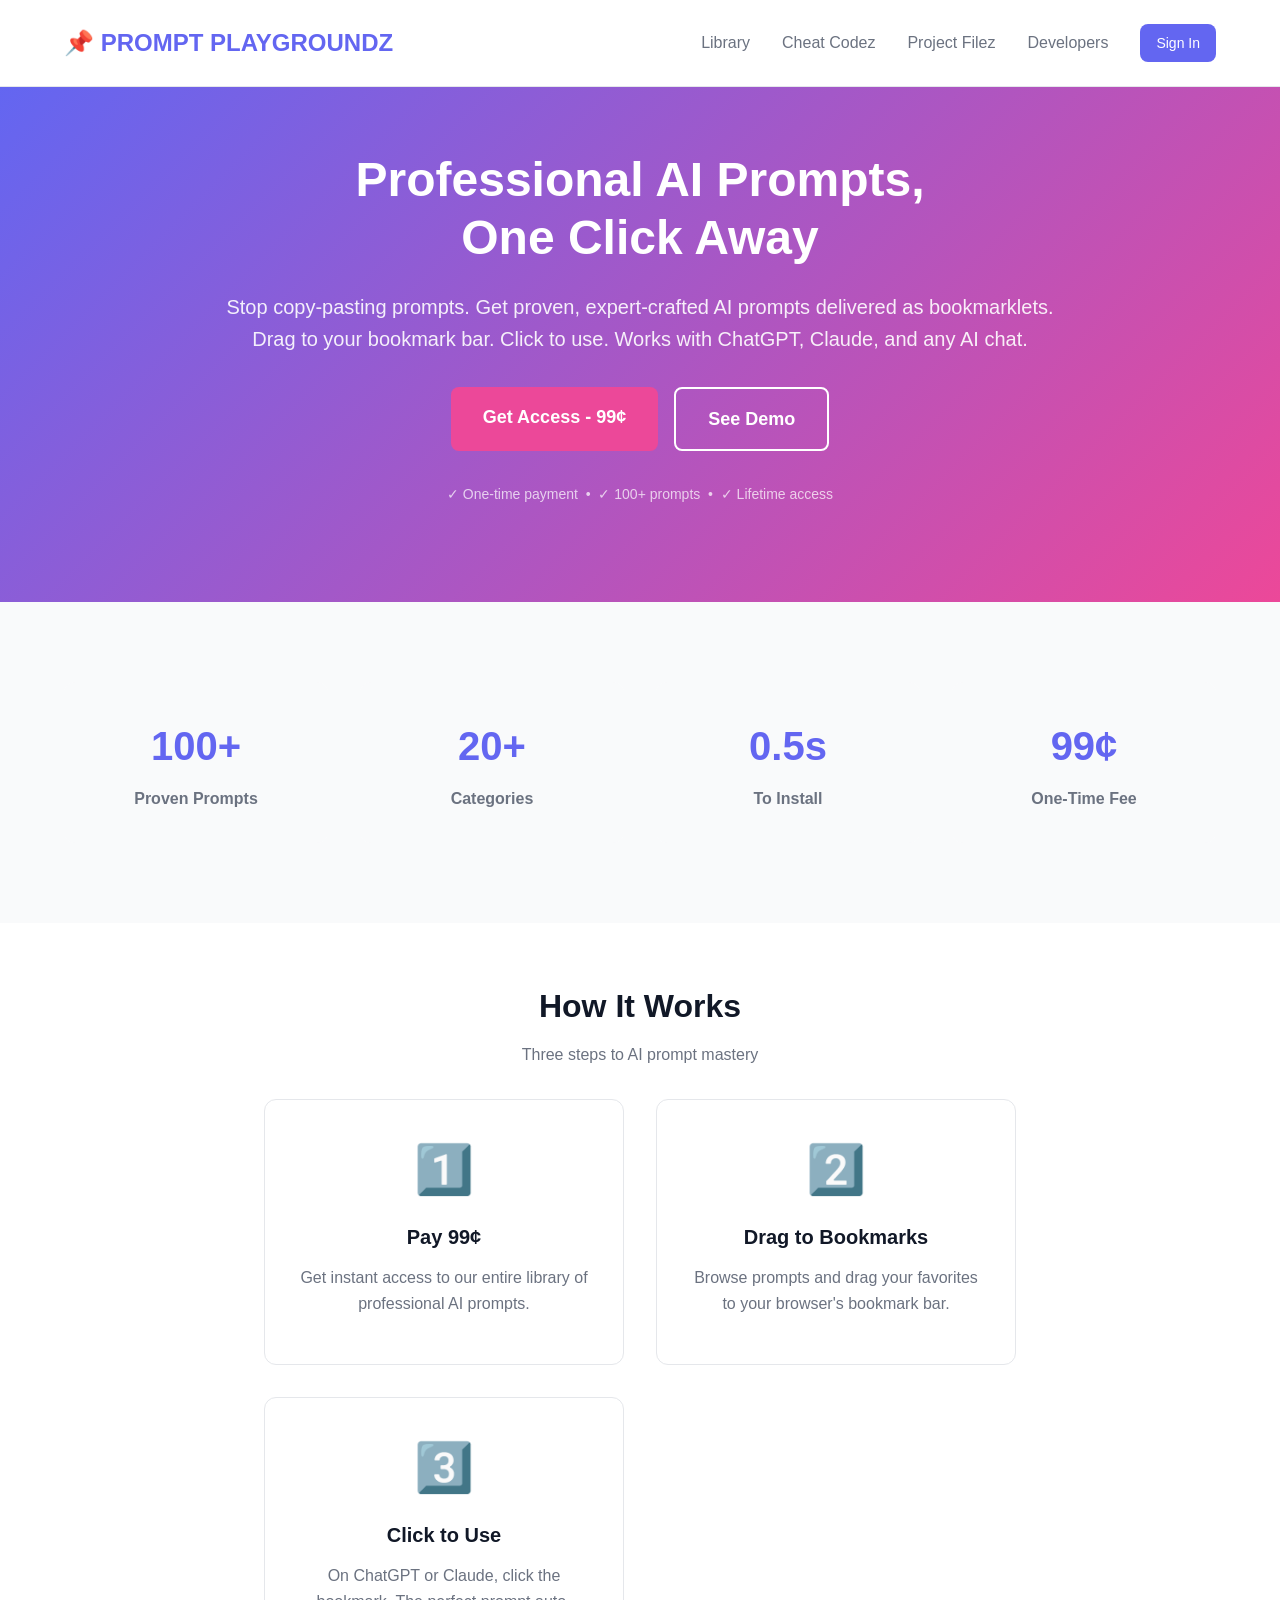
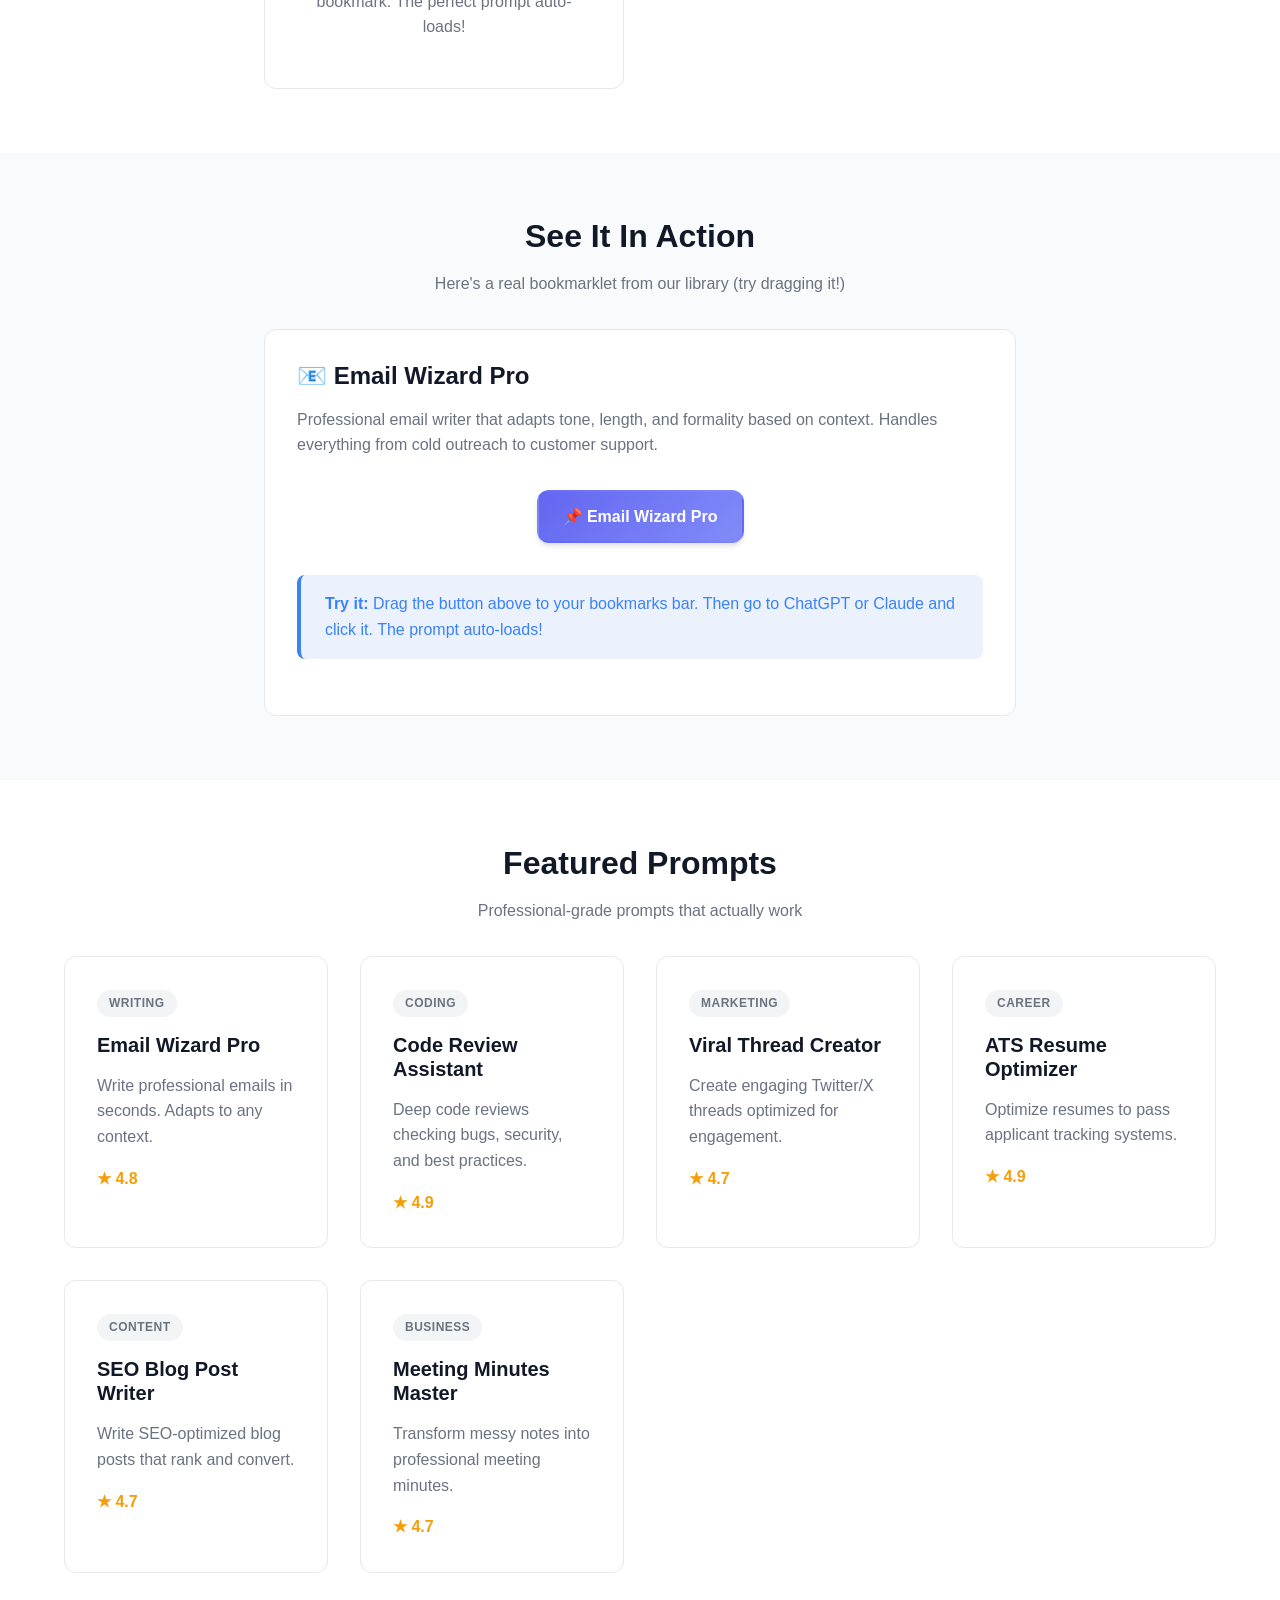
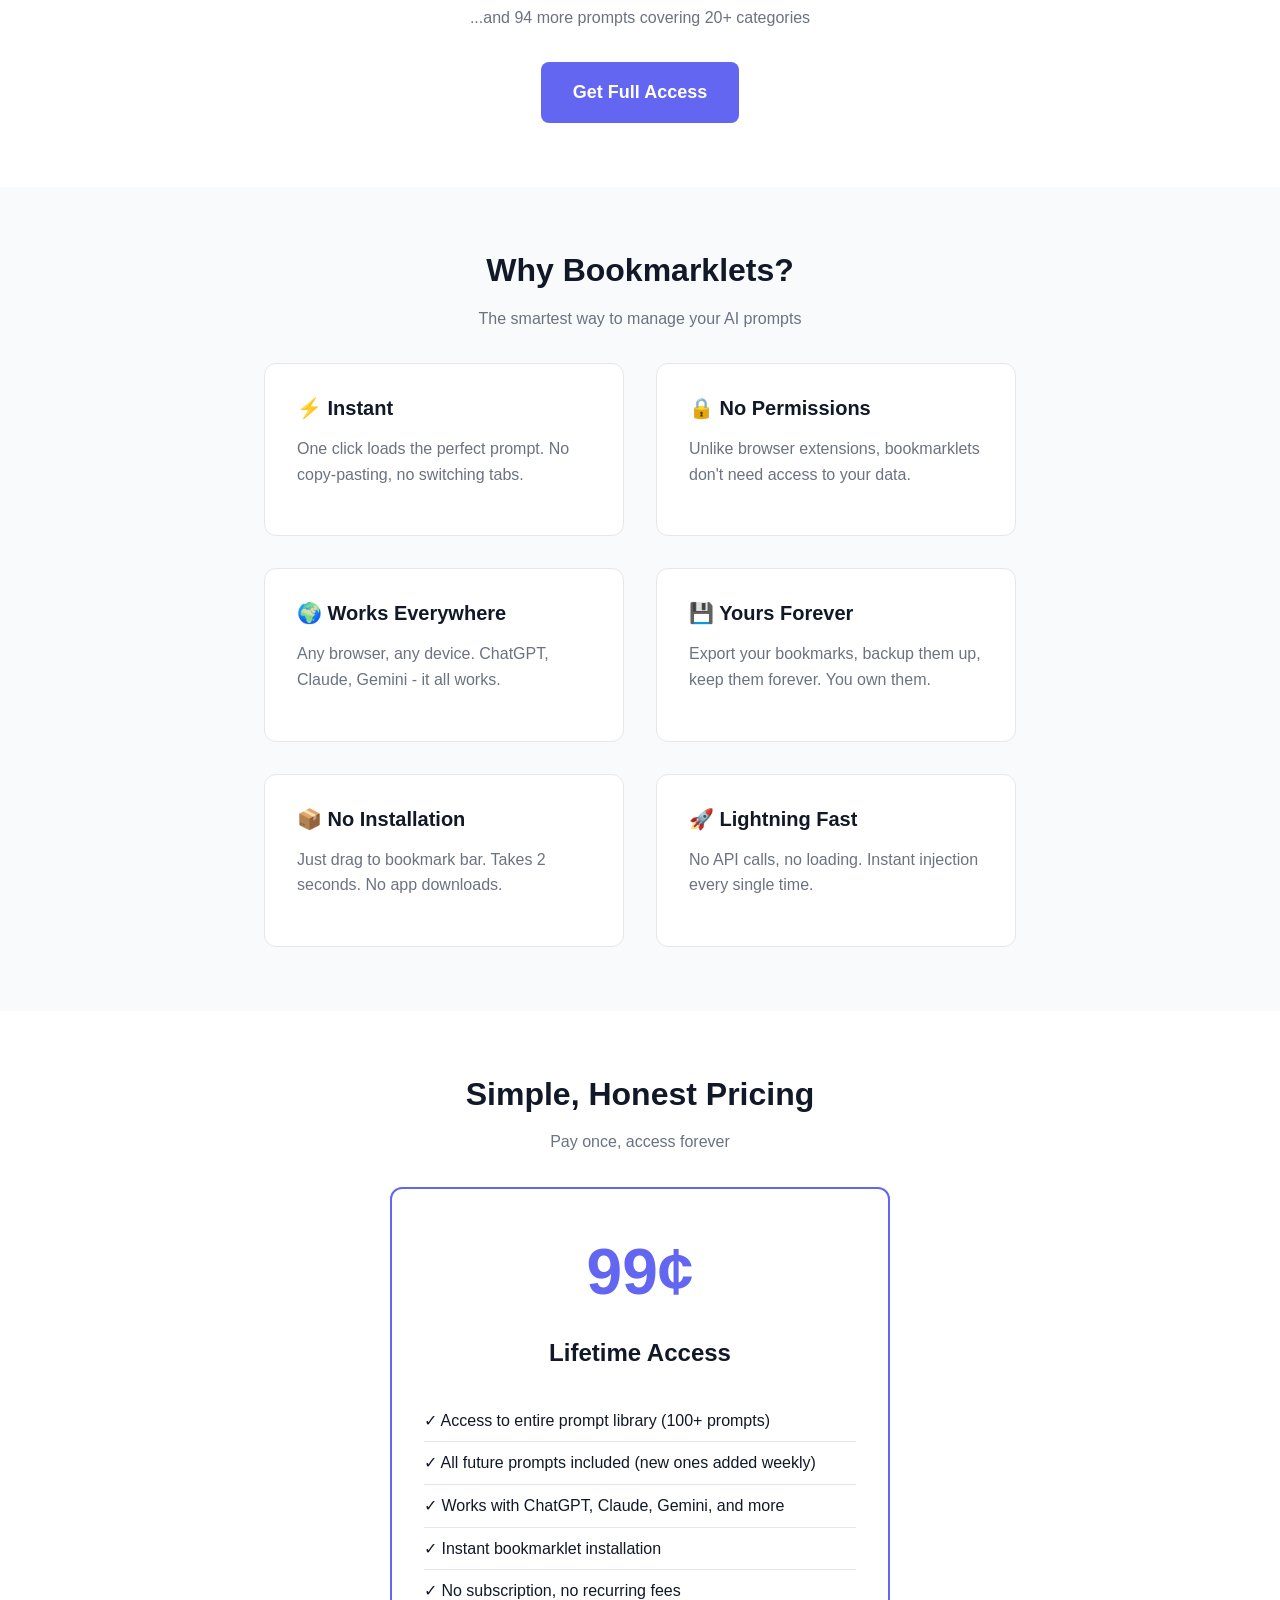
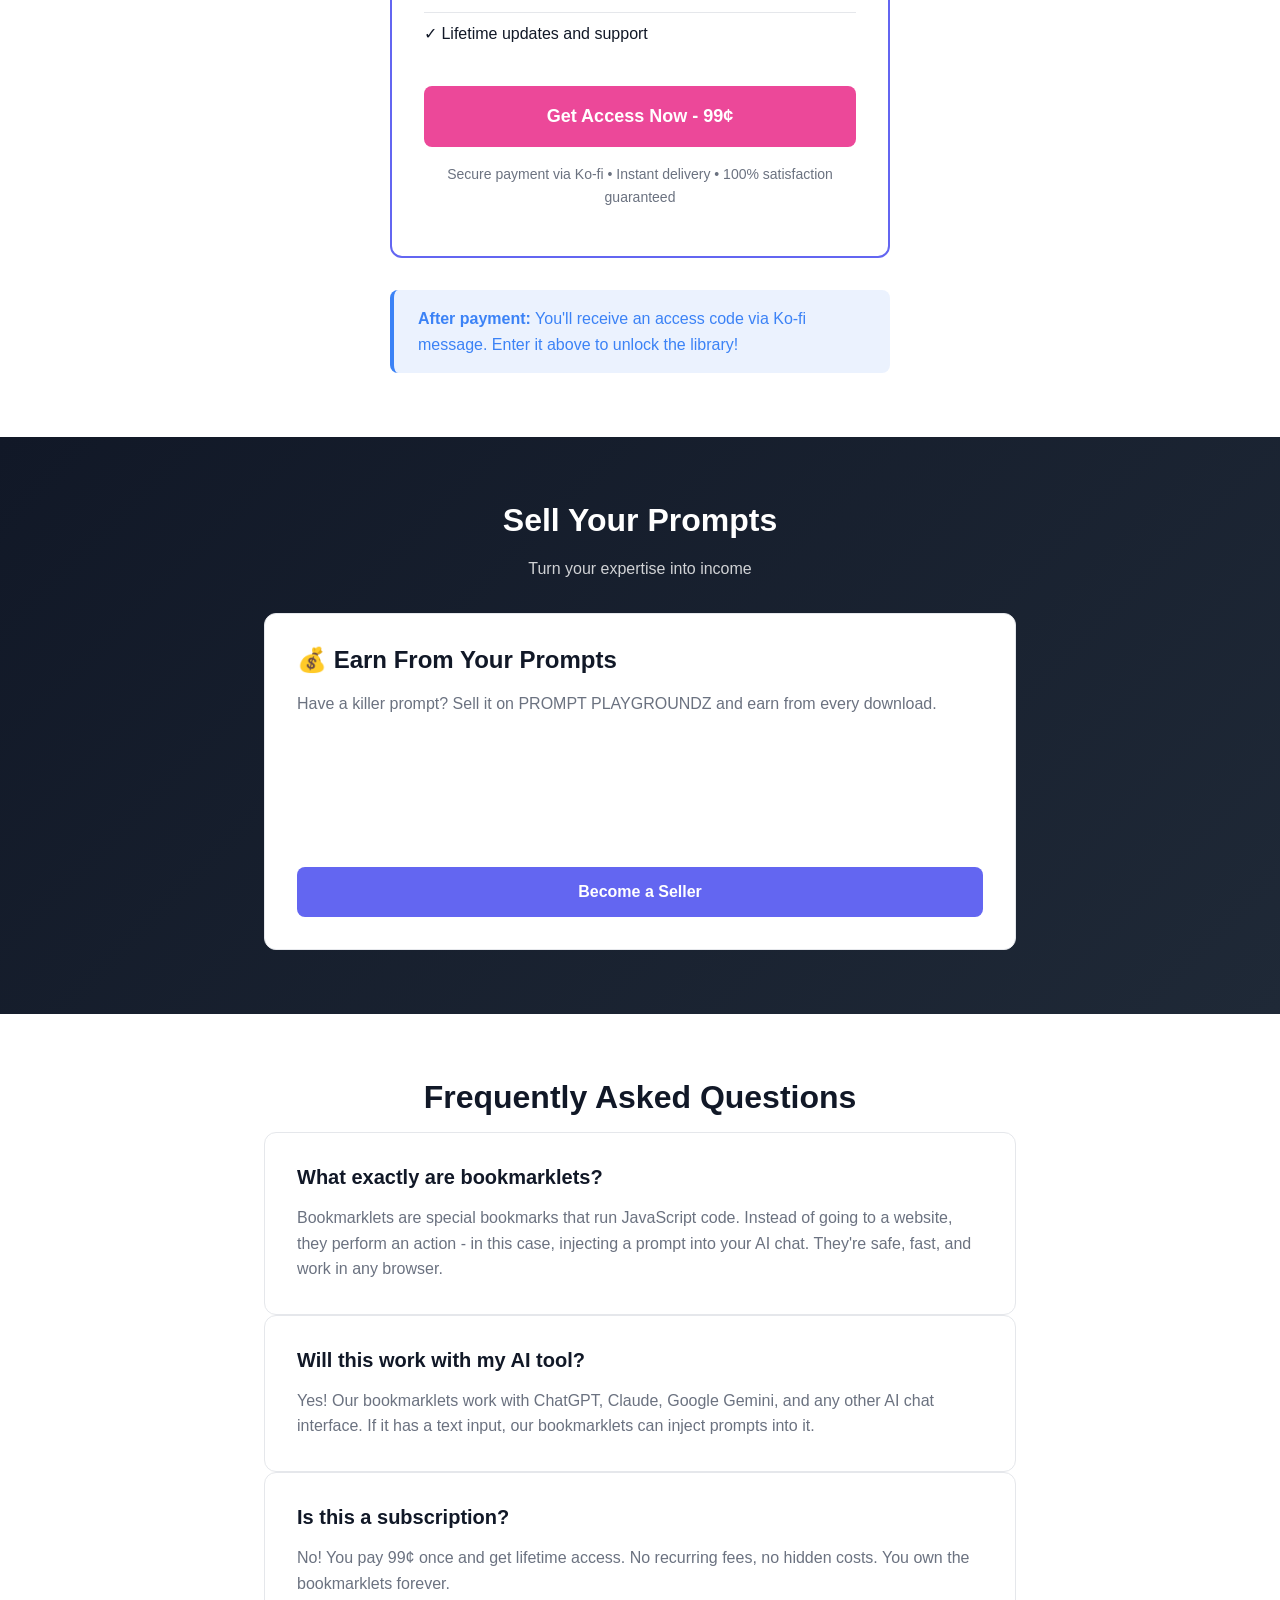
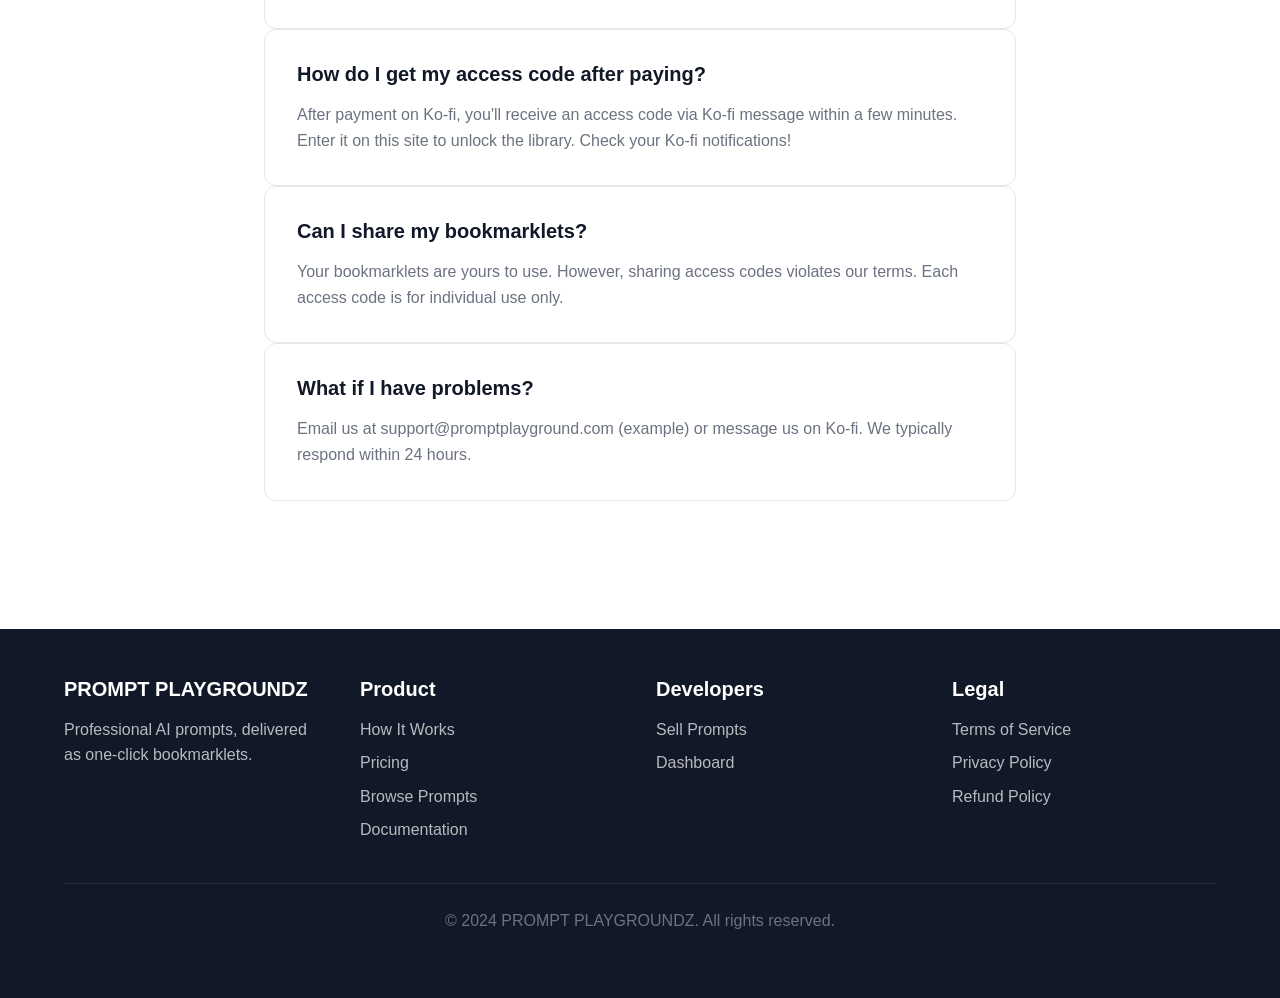
<file: index.html>
<!DOCTYPE html>
<html lang="en">
<head>
  <meta charset="UTF-8">
  <meta name="viewport" content="width=device-width, initial-scale=1.0, maximum-scale=5.0, viewport-fit=cover">
  <title>PROMPT PLAYGROUNDZ - AI Prompts as One-Click Bookmarklets</title>

  <!-- PWA Meta Tags -->
  <meta name="theme-color" content="#6366F1">
  <meta name="apple-mobile-web-app-capable" content="yes">
  <meta name="apple-mobile-web-app-status-bar-style" content="black-translucent">
  <link rel="manifest" href="manifest.json">
  <meta name="description" content="Browse 100+ proven AI prompts delivered as one-click bookmarklets. Works with ChatGPT, Claude, and any AI chat. Access for just 99¢.">

  <link rel="stylesheet" href="assets/css/style.css">

  <!-- Open Graph -->
  <meta property="og:title" content="PROMPT PLAYGROUNDZ - AI Prompts as Bookmarklets">
  <meta property="og:description" content="Professional AI prompts, one-click away. 99¢ gets you lifetime access.">
  <meta property="og:type" content="website">

  <!-- Favicon (emoji as temp) -->
  <link rel="icon" href="data:image/svg+xml,<svg xmlns=%22http://www.w3.org/2000/svg%22 viewBox=%220 0 100 100%22><text y=%22.9em%22 font-size=%2290%22>📌</text></svg>">
</head>
<body>

  <!-- NAVIGATION -->
  <nav class="navbar">
    <div class="container">
      <a href="index.html" class="navbar-brand">
        📌 PROMPT PLAYGROUNDZ
      </a>

      <ul class="navbar-nav">
        <li><a href="hub.html">Library</a></li>
        <li><a href="cheat-codez.html">Cheat Codez</a></li>
        <li><a href="project-filez.html">Project Filez</a></li>
        <li><a href="developer.html">Developers</a></li>
        <li><a href="#" onclick="AuthSystem.showAccessGate(); return false;" class="btn btn-primary btn-sm">Sign In</a></li>
      </ul>
    </div>
  </nav>

  <!-- HERO SECTION -->
  <section class="hero">
    <div class="container">
      <h1>Professional AI Prompts,<br/>One Click Away</h1>
      <p>
        Stop copy-pasting prompts. Get proven, expert-crafted AI prompts delivered as bookmarklets.<br/>
        Drag to your bookmark bar. Click to use. Works with ChatGPT, Claude, and any AI chat.
      </p>

      <div style="display: flex; gap: 1rem; justify-content: center; flex-wrap: wrap; margin-top: 2rem;">
        <a href="#pricing" class="btn btn-secondary btn-lg">
          Get Access - 99¢
        </a>
        <a href="#demo" class="btn btn-outline btn-lg" style="color: white; border-color: white;">
          See Demo
        </a>
      </div>

      <p style="margin-top: 2rem; font-size: 0.875rem; opacity: 0.8;">
        ✓ One-time payment &nbsp;•&nbsp; ✓ 100+ prompts &nbsp;•&nbsp; ✓ Lifetime access
      </p>
    </div>
  </section>

  <!-- STATS -->
  <section style="background: var(--bg-secondary); padding: 2rem 0;">
    <div class="container">
      <div class="stats">
        <div class="stat-card">
          <div class="stat-number">100+</div>
          <div class="stat-label">Proven Prompts</div>
        </div>
        <div class="stat-card">
          <div class="stat-number">20+</div>
          <div class="stat-label">Categories</div>
        </div>
        <div class="stat-card">
          <div class="stat-number">0.5s</div>
          <div class="stat-label">To Install</div>
        </div>
        <div class="stat-card">
          <div class="stat-number">99¢</div>
          <div class="stat-label">One-Time Fee</div>
        </div>
      </div>
    </div>
  </section>

  <!-- HOW IT WORKS -->
  <section id="how-it-works">
    <div class="container-narrow">
      <h2 class="text-center">How It Works</h2>
      <p class="text-center text-secondary mb-xl">
        Three steps to AI prompt mastery
      </p>

      <div class="grid grid-3">
        <div class="card text-center">
          <div style="font-size: 3rem; margin-bottom: 1rem;">1️⃣</div>
          <h4>Pay 99¢</h4>
          <p>Get instant access to our entire library of professional AI prompts.</p>
        </div>

        <div class="card text-center">
          <div style="font-size: 3rem; margin-bottom: 1rem;">2️⃣</div>
          <h4>Drag to Bookmarks</h4>
          <p>Browse prompts and drag your favorites to your browser's bookmark bar.</p>
        </div>

        <div class="card text-center">
          <div style="font-size: 3rem; margin-bottom: 1rem;">3️⃣</div>
          <h4>Click to Use</h4>
          <p>On ChatGPT or Claude, click the bookmark. The perfect prompt auto-loads!</p>
        </div>
      </div>
    </div>
  </section>

  <!-- DEMO -->
  <section id="demo" style="background: var(--bg-secondary);">
    <div class="container-narrow">
      <h2 class="text-center">See It In Action</h2>
      <p class="text-center text-secondary mb-xl">
        Here's a real bookmarklet from our library (try dragging it!)
      </p>

      <div class="card">
        <h3>📧 Email Wizard Pro</h3>
        <p class="text-secondary">
          Professional email writer that adapts tone, length, and formality based on context.
          Handles everything from cold outreach to customer support.
        </p>

        <div style="text-align: center; margin: 2rem 0;">
          <a
            href="javascript:(function()%7Bconst%20prompt%3D'You%20are%20an%20expert%20email%20communication%20specialist.%20Analyze%20the%20user%5C's%20brief%20notes%20and%20context%2C%20then%20write%20a%20professional%2C%20well-structured%20email.%20User%5C's%20notes%3A'%3Bconst%20textarea%3Ddocument.querySelector('textarea')%7C%7Cdocument.querySelector('%5Bcontenteditable%3D%22true%22%5D')%3Bif(textarea)%7Bif(textarea.tagName%3D%3D%3D'TEXTAREA')%7Btextarea.value%3Dprompt%3Btextarea.dispatchEvent(new%20Event('input'%2C%7Bbubbles%3Atrue%7D))%7Delse%7Btextarea.textContent%3Dprompt%3Btextarea.dispatchEvent(new%20Event('input'%2C%7Bbubbles%3Atrue%7D))%7D%7D%7D)()%3B"
            class="bookmarklet-button"
            onclick="event.preventDefault(); alert('To install: Drag this button to your bookmarks bar!\n\nTo use: Click the bookmark when you\'re on ChatGPT or Claude.');"
          >
            📌 Email Wizard Pro
          </a>
        </div>

        <div class="alert alert-info">
          <strong>Try it:</strong> Drag the button above to your bookmarks bar. Then go to ChatGPT
          or Claude and click it. The prompt auto-loads!
        </div>
      </div>
    </div>
  </section>

  <!-- FEATURED PROMPTS -->
  <section>
    <div class="container">
      <h2 class="text-center">Featured Prompts</h2>
      <p class="text-center text-secondary mb-xl">
        Professional-grade prompts that actually work
      </p>

      <div class="grid grid-3">
        <div class="card">
          <span class="badge badge-secondary mb-md">Writing</span>
          <h4>Email Wizard Pro</h4>
          <p class="text-secondary">Write professional emails in seconds. Adapts to any context.</p>
          <div class="rating">★ 4.8</div>
        </div>

        <div class="card">
          <span class="badge badge-secondary mb-md">Coding</span>
          <h4>Code Review Assistant</h4>
          <p class="text-secondary">Deep code reviews checking bugs, security, and best practices.</p>
          <div class="rating">★ 4.9</div>
        </div>

        <div class="card">
          <span class="badge badge-secondary mb-md">Marketing</span>
          <h4>Viral Thread Creator</h4>
          <p class="text-secondary">Create engaging Twitter/X threads optimized for engagement.</p>
          <div class="rating">★ 4.7</div>
        </div>

        <div class="card">
          <span class="badge badge-secondary mb-md">Career</span>
          <h4>ATS Resume Optimizer</h4>
          <p class="text-secondary">Optimize resumes to pass applicant tracking systems.</p>
          <div class="rating">★ 4.9</div>
        </div>

        <div class="card">
          <span class="badge badge-secondary mb-md">Content</span>
          <h4>SEO Blog Post Writer</h4>
          <p class="text-secondary">Write SEO-optimized blog posts that rank and convert.</p>
          <div class="rating">★ 4.7</div>
        </div>

        <div class="card">
          <span class="badge badge-secondary mb-md">Business</span>
          <h4>Meeting Minutes Master</h4>
          <p class="text-secondary">Transform messy notes into professional meeting minutes.</p>
          <div class="rating">★ 4.7</div>
        </div>
      </div>

      <div class="text-center mt-xl">
        <p class="text-secondary">...and 94 more prompts covering 20+ categories</p>
        <a href="#pricing" class="btn btn-primary btn-lg mt-md">
          Get Full Access
        </a>
      </div>
    </div>
  </section>

  <!-- WHY BOOKMARKLETS -->
  <section style="background: var(--bg-secondary);">
    <div class="container-narrow">
      <h2 class="text-center">Why Bookmarklets?</h2>
      <p class="text-center text-secondary mb-xl">
        The smartest way to manage your AI prompts
      </p>

      <div class="grid grid-2">
        <div class="card">
          <h4>⚡ Instant</h4>
          <p class="text-secondary">One click loads the perfect prompt. No copy-pasting, no switching tabs.</p>
        </div>

        <div class="card">
          <h4>🔒 No Permissions</h4>
          <p class="text-secondary">Unlike browser extensions, bookmarklets don't need access to your data.</p>
        </div>

        <div class="card">
          <h4>🌍 Works Everywhere</h4>
          <p class="text-secondary">Any browser, any device. ChatGPT, Claude, Gemini - it all works.</p>
        </div>

        <div class="card">
          <h4>💾 Yours Forever</h4>
          <p class="text-secondary">Export your bookmarks, backup them up, keep them forever. You own them.</p>
        </div>

        <div class="card">
          <h4>📦 No Installation</h4>
          <p class="text-secondary">Just drag to bookmark bar. Takes 2 seconds. No app downloads.</p>
        </div>

        <div class="card">
          <h4>🚀 Lightning Fast</h4>
          <p class="text-secondary">No API calls, no loading. Instant injection every single time.</p>
        </div>
      </div>
    </div>
  </section>

  <!-- PRICING -->
  <section id="pricing">
    <div class="container-narrow">
      <h2 class="text-center">Simple, Honest Pricing</h2>
      <p class="text-center text-secondary mb-xl">
        Pay once, access forever
      </p>

      <div class="card" style="max-width: 500px; margin: 0 auto; text-align: center; border: 2px solid var(--primary);">
        <div style="font-size: 4rem; font-weight: 700; color: var(--primary); margin-bottom: 1rem;">
          99¢
        </div>

        <h3 style="margin-bottom: 1rem;">Lifetime Access</h3>

        <ul style="text-align: left; margin: 2rem 0; list-style: none; padding: 0;">
          <li style="padding: 0.5rem 0; border-bottom: 1px solid var(--border-color);">
            ✓ Access to entire prompt library (100+ prompts)
          </li>
          <li style="padding: 0.5rem 0; border-bottom: 1px solid var(--border-color);">
            ✓ All future prompts included (new ones added weekly)
          </li>
          <li style="padding: 0.5rem 0; border-bottom: 1px solid var(--border-color);">
            ✓ Works with ChatGPT, Claude, Gemini, and more
          </li>
          <li style="padding: 0.5rem 0; border-bottom: 1px solid var(--border-color);">
            ✓ Instant bookmarklet installation
          </li>
          <li style="padding: 0.5rem 0; border-bottom: 1px solid var(--border-color);">
            ✓ No subscription, no recurring fees
          </li>
          <li style="padding: 0.5rem 0;">
            ✓ Lifetime updates and support
          </li>
        </ul>

        <a href="https://ko-fi.com/promptplaygroundz" target="_blank" class="btn btn-secondary btn-lg btn-block" style="margin-top: 2rem;">
          Get Access Now - 99¢
        </a>

        <p class="text-secondary" style="font-size: 0.875rem; margin-top: 1rem;">
          Secure payment via Ko-fi • Instant delivery • 100% satisfaction guaranteed
        </p>
      </div>

      <div class="alert alert-info mt-xl" style="max-width: 500px; margin: 2rem auto 0;">
        <strong>After payment:</strong> You'll receive an access code via Ko-fi message.
        Enter it above to unlock the library!
      </div>
    </div>
  </section>

  <!-- FOR DEVELOPERS -->
  <section style="background: linear-gradient(135deg, var(--bg-dark) 0%, #1f2937 100%); color: white;">
    <div class="container-narrow">
      <h2 class="text-center" style="color: white;">Sell Your Prompts</h2>
      <p class="text-center mb-xl" style="color: rgba(255,255,255,0.8);">
        Turn your expertise into income
      </p>

      <div class="card">
        <h3>💰 Earn From Your Prompts</h3>
        <p class="text-secondary">
          Have a killer prompt? Sell it on PROMPT PLAYGROUNDZ and earn from every download.
        </p>

        <ul style="margin: 1.5rem 0;">
          <li>Set your own price ($2-$20)</li>
          <li>Keep 80% of every sale</li>
          <li>Reach thousands of users</li>
          <li>Simple submission process</li>
        </ul>

        <a href="developer.html" class="btn btn-primary btn-block">
          Become a Seller
        </a>
      </div>
    </div>
  </section>

  <!-- FAQ -->
  <section>
    <div class="container-narrow">
      <h2 class="text-center">Frequently Asked Questions</h2>

      <div class="card">
        <h4>What exactly are bookmarklets?</h4>
        <p class="text-secondary mb-0">
          Bookmarklets are special bookmarks that run JavaScript code. Instead of going to a website,
          they perform an action - in this case, injecting a prompt into your AI chat. They're safe,
          fast, and work in any browser.
        </p>
      </div>

      <div class="card">
        <h4>Will this work with my AI tool?</h4>
        <p class="text-secondary mb-0">
          Yes! Our bookmarklets work with ChatGPT, Claude, Google Gemini, and any other AI chat
          interface. If it has a text input, our bookmarklets can inject prompts into it.
        </p>
      </div>

      <div class="card">
        <h4>Is this a subscription?</h4>
        <p class="text-secondary mb-0">
          No! You pay 99¢ once and get lifetime access. No recurring fees, no hidden costs.
          You own the bookmarklets forever.
        </p>
      </div>

      <div class="card">
        <h4>How do I get my access code after paying?</h4>
        <p class="text-secondary mb-0">
          After payment on Ko-fi, you'll receive an access code via Ko-fi message within a few minutes.
          Enter it on this site to unlock the library. Check your Ko-fi notifications!
        </p>
      </div>

      <div class="card">
        <h4>Can I share my bookmarklets?</h4>
        <p class="text-secondary mb-0">
          Your bookmarklets are yours to use. However, sharing access codes violates our terms.
          Each access code is for individual use only.
        </p>
      </div>

      <div class="card">
        <h4>What if I have problems?</h4>
        <p class="text-secondary mb-0">
          Email us at support@promptplayground.com (example) or message us on Ko-fi.
          We typically respond within 24 hours.
        </p>
      </div>
    </div>
  </section>

  <!-- FOOTER -->
  <footer class="footer">
    <div class="container">
      <div class="footer-content">
        <div class="footer-section">
          <h4>PROMPT PLAYGROUNDZ</h4>
          <p>Professional AI prompts, delivered as one-click bookmarklets.</p>
        </div>

        <div class="footer-section">
          <h4>Product</h4>
          <a href="#how-it-works">How It Works</a>
          <a href="#pricing">Pricing</a>
          <a href="hub.html">Browse Prompts</a>
          <a href="how-it-works.html">Documentation</a>
        </div>

        <div class="footer-section">
          <h4>Developers</h4>
          <a href="developer.html">Sell Prompts</a>
          <a href="developer-dashboard.html">Dashboard</a>
        </div>

        <div class="footer-section">
          <h4>Legal</h4>
          <a href="#">Terms of Service</a>
          <a href="#">Privacy Policy</a>
          <a href="#">Refund Policy</a>
        </div>
      </div>

      <div class="footer-bottom">
        <p>&copy; 2024 PROMPT PLAYGROUNDZ. All rights reserved.</p>
      </div>
    </div>
  </footer>

  <!-- Scripts -->
  <script src="assets/js/security.js"></script>
  <script src="assets/js/auth.js"></script>
  <script src="assets/js/email-integration.js"></script>
  <!-- <script src="assets/js/system-monitor.js"></script> Disabled - causes performance issues -->
  <script src="assets/js/accessibility.js"></script>
  <script src="assets/js/sw-register.js"></script>
  <script src="assets/js/bookmarklets.js"></script>
  <script src="assets/js/mobile.js"></script>

  <script>
    // Smooth scroll for anchor links
    document.querySelectorAll('a[href^="#"]').forEach(anchor => {
      anchor.addEventListener('click', function (e) {
        const href = this.getAttribute('href');
        if (href !== '#' && document.querySelector(href)) {
          e.preventDefault();
          document.querySelector(href).scrollIntoView({
            behavior: 'smooth'
          });
        }
      });
    });
  </script>

</body>
</html>
</file>
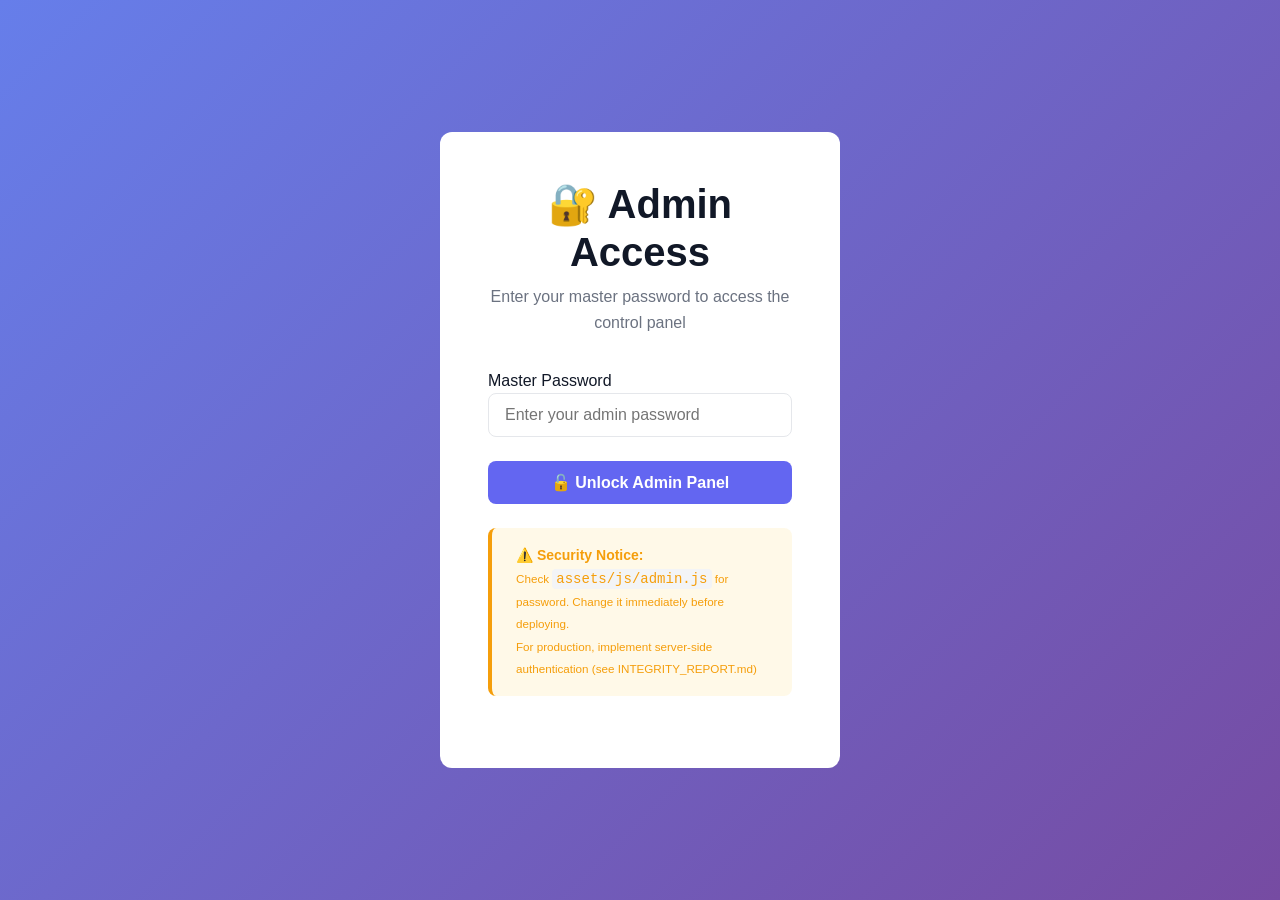
<file: admin.html>
<!DOCTYPE html>
<html lang="en">
<head>
  <meta charset="UTF-8">
  <meta name="viewport" content="width=device-width, initial-scale=1.0, maximum-scale=5.0, viewport-fit=cover">
  <title>Admin Control Panel - PROMPT PLAYGROUNDZs</title>

  <!-- PWA Meta Tags -->
  <meta name="theme-color" content="#6366F1">
  <meta name="apple-mobile-web-app-capable" content="yes">
  <meta name="apple-mobile-web-app-status-bar-style" content="black-translucent">
  <link rel="manifest" href="manifest.json">
  <link rel="stylesheet" href="assets/css/style.css">
  <link rel="icon" href="data:image/svg+xml,<svg xmlns=%22http://www.w3.org/2000/svg%22 viewBox=%220 0 100 100%22><text y=%22.9em%22 font-size=%2290%22>⚙️</text></svg>">

  <style>
    :root {
      --admin-primary: #8b5cf6;
      --admin-danger: #ef4444;
      --admin-success: #10b981;
      --admin-warning: #f59e0b;
      --admin-info: #3b82f6;
    }

    body {
      background: var(--bg-secondary);
    }

    .admin-layout {
      display: grid;
      grid-template-columns: 250px 1fr;
      min-height: 100vh;
    }

    .admin-sidebar {
      background: var(--bg-main);
      border-right: 1px solid var(--border-color);
      padding: 2rem 0;
      position: sticky;
      top: 0;
      height: 100vh;
      overflow-y: auto;
    }

    .admin-brand {
      padding: 0 1.5rem 2rem;
      border-bottom: 1px solid var(--border-color);
      margin-bottom: 1rem;
    }

    .admin-brand h2 {
      font-size: 1.25rem;
      margin-bottom: 0.25rem;
      color: var(--admin-primary);
    }

    .admin-brand p {
      font-size: 0.875rem;
      color: var(--text-tertiary);
    }

    .admin-nav {
      list-style: none;
      padding: 0;
      margin: 0;
    }

    .admin-nav li {
      margin: 0;
    }

    .admin-nav a {
      display: flex;
      align-items: center;
      gap: 0.75rem;
      padding: 0.75rem 1.5rem;
      color: var(--text-secondary);
      text-decoration: none;
      transition: all var(--transition-base);
      border-left: 3px solid transparent;
    }

    .admin-nav a:hover,
    .admin-nav a.active {
      background: var(--bg-secondary);
      color: var(--text-primary);
      border-left-color: var(--admin-primary);
    }

    .admin-nav .icon {
      font-size: 1.25rem;
      width: 1.5rem;
      text-align: center;
    }

    .admin-main {
      padding: 2rem;
      max-width: 1400px;
    }

    .admin-header {
      margin-bottom: 2rem;
      display: flex;
      justify-content: space-between;
      align-items: center;
    }

    .admin-header h1 {
      font-size: 2rem;
      margin: 0;
    }

    .quick-actions {
      display: flex;
      gap: 0.5rem;
    }

    .stats-grid {
      display: grid;
      grid-template-columns: repeat(auto-fit, minmax(250px, 1fr));
      gap: 1.5rem;
      margin-bottom: 2rem;
    }

    .stat-card-admin {
      background: var(--bg-main);
      padding: 1.5rem;
      border-radius: var(--radius-lg);
      border: 1px solid var(--border-color);
    }

    .stat-header {
      display: flex;
      justify-content: space-between;
      align-items: flex-start;
      margin-bottom: 1rem;
    }

    .stat-icon {
      font-size: 2rem;
      opacity: 0.7;
    }

    .stat-value {
      font-size: 2.5rem;
      font-weight: 700;
      line-height: 1;
      margin-bottom: 0.5rem;
    }

    .stat-label {
      color: var(--text-secondary);
      font-size: 0.875rem;
    }

    .stat-change {
      font-size: 0.875rem;
      margin-top: 0.5rem;
    }

    .stat-change.positive {
      color: var(--admin-success);
    }

    .stat-change.negative {
      color: var(--admin-danger);
    }

    .dashboard-section {
      background: var(--bg-main);
      border-radius: var(--radius-lg);
      padding: 1.5rem;
      margin-bottom: 1.5rem;
      border: 1px solid var(--border-color);
    }

    .section-header {
      display: flex;
      justify-content: space-between;
      align-items: center;
      margin-bottom: 1.5rem;
      padding-bottom: 1rem;
      border-bottom: 1px solid var(--border-color);
    }

    .section-header h2 {
      margin: 0;
      font-size: 1.5rem;
    }

    .table-admin {
      width: 100%;
      border-collapse: collapse;
    }

    .table-admin th {
      text-align: left;
      padding: 0.75rem;
      background: var(--bg-secondary);
      font-size: 0.875rem;
      color: var(--text-secondary);
      font-weight: 600;
      text-transform: uppercase;
      letter-spacing: 0.5px;
    }

    .table-admin td {
      padding: 1rem 0.75rem;
      border-top: 1px solid var(--border-color);
    }

    .table-admin tr:hover {
      background: var(--bg-secondary);
    }

    .badge {
      display: inline-block;
      padding: 0.25rem 0.75rem;
      border-radius: var(--radius-full);
      font-size: 0.75rem;
      font-weight: 600;
      text-transform: uppercase;
      letter-spacing: 0.5px;
    }

    .badge-pending {
      background: var(--admin-warning);
      color: white;
    }

    .badge-approved {
      background: var(--admin-success);
      color: white;
    }

    .badge-rejected {
      background: var(--admin-danger);
      color: white;
    }

    .badge-active {
      background: var(--admin-info);
      color: white;
    }

    .action-buttons {
      display: flex;
      gap: 0.5rem;
    }

    .btn-icon {
      padding: 0.5rem;
      min-width: auto;
      font-size: 1rem;
    }

    .code-display {
      background: var(--bg-secondary);
      padding: 0.5rem 1rem;
      border-radius: var(--radius-md);
      font-family: 'Courier New', monospace;
      display: flex;
      justify-content: space-between;
      align-items: center;
      margin-bottom: 0.5rem;
    }

    .form-inline {
      display: flex;
      gap: 0.5rem;
      align-items: flex-end;
    }

    .chart-placeholder {
      height: 300px;
      background: var(--bg-secondary);
      border-radius: var(--radius-md);
      display: flex;
      align-items: center;
      justify-content: center;
      color: var(--text-tertiary);
    }

    .activity-item {
      padding: 1rem;
      border-bottom: 1px solid var(--border-color);
      display: flex;
      gap: 1rem;
    }

    .activity-item:last-child {
      border-bottom: none;
    }

    .activity-icon {
      width: 2.5rem;
      height: 2.5rem;
      border-radius: 50%;
      display: flex;
      align-items: center;
      justify-content: center;
      font-size: 1.25rem;
      flex-shrink: 0;
    }

    .activity-icon.success {
      background: rgba(16, 185, 129, 0.1);
    }

    .activity-icon.warning {
      background: rgba(245, 158, 11, 0.1);
    }

    .activity-icon.info {
      background: rgba(59, 130, 246, 0.1);
    }

    .activity-content {
      flex-grow: 1;
    }

    .activity-time {
      font-size: 0.875rem;
      color: var(--text-tertiary);
    }

    .hidden {
      display: none;
    }

    .login-screen {
      min-height: 100vh;
      display: flex;
      align-items: center;
      justify-content: center;
      background: linear-gradient(135deg, #667eea 0%, #764ba2 100%);
    }

    .login-card {
      background: var(--bg-main);
      padding: 3rem;
      border-radius: var(--radius-lg);
      max-width: 400px;
      width: 100%;
      box-shadow: var(--shadow-2xl);
    }

    .login-card h1 {
      margin-bottom: 0.5rem;
      text-align: center;
    }

    .login-card p {
      text-align: center;
      color: var(--text-secondary);
      margin-bottom: 2rem;
    }

    @media (max-width: 768px) {
      .admin-layout {
        grid-template-columns: 1fr;
      }

      .admin-sidebar {
        position: relative;
        height: auto;
      }

      .stats-grid {
        grid-template-columns: 1fr;
      }
    }
  </style>
</head>
<body>

  <!-- LOGIN SCREEN -->
  <div id="loginScreen" class="login-screen">
    <div class="login-card">
      <h1>🔐 Admin Access</h1>
      <p>Enter your master password to access the control panel</p>

      <form id="loginForm" onsubmit="AdminPanel.login(event)">
        <div class="form-group">
          <label for="adminPassword">Master Password</label>
          <input
            type="password"
            id="adminPassword"
            class="form-input"
            placeholder="Enter your admin password"
            required
          />
        </div>

        <button type="submit" class="btn btn-primary btn-block">
          🔓 Unlock Admin Panel
        </button>
      </form>

      <div class="alert alert-warning mt-lg" style="font-size: 0.875rem; background: rgba(251, 191, 36, 0.1); border-color: #f59e0b;">
        <strong>⚠️ Security Notice:</strong><br>
        <small>Check <code>assets/js/admin.js</code> for password. Change it immediately before deploying.<br>
        For production, implement server-side authentication (see INTEGRITY_REPORT.md)</small>
      </div>
    </div>
  </div>

  <!-- ADMIN PANEL -->
  <div id="adminPanel" class="admin-layout hidden">

    <!-- SIDEBAR -->
    <aside class="admin-sidebar">
      <div class="admin-brand">
        <h2>⚙️ Admin Panel</h2>
        <p>PROMPT PLAYGROUNDZs</p>
      </div>

      <ul class="admin-nav">
        <li>
          <a href="#" class="active" onclick="AdminPanel.showSection('dashboard')">
            <span class="icon">📊</span>
            Dashboard
          </a>
        </li>
        <li>
          <a href="#" onclick="AdminPanel.showSection('access-codes')">
            <span class="icon">🔑</span>
            Access Codes
          </a>
        </li>
        <li>
          <a href="#" onclick="AdminPanel.showSection('prompts')">
            <span class="icon">📝</span>
            Prompt Library
          </a>
        </li>
        <li>
          <a href="#" onclick="AdminPanel.showSection('moderation')">
            <span class="icon">✅</span>
            Moderation Queue
          </a>
        </li>
        <li>
          <a href="#" onclick="AdminPanel.showSection('developers')">
            <span class="icon">👥</span>
            Developers
          </a>
        </li>
        <li>
          <a href="#" onclick="AdminPanel.showSection('revenue')">
            <span class="icon">💰</span>
            Revenue
          </a>
        </li>
        <li>
          <a href="#" onclick="AdminPanel.showSection('users')">
            <span class="icon">👤</span>
            Users
          </a>
        </li>
        <li>
          <a href="#" onclick="AdminPanel.showSection('analytics')">
            <span class="icon">📈</span>
            Analytics
          </a>
        </li>
        <li>
          <a href="#" onclick="AdminPanel.showSection('settings')">
            <span class="icon">⚙️</span>
            Settings
          </a>
        </li>
        <li style="margin-top: 2rem; border-top: 1px solid var(--border-color); padding-top: 1rem;">
          <a href="index.html">
            <span class="icon">🌐</span>
            View Site
          </a>
        </li>
        <li>
          <a href="#" onclick="AdminPanel.logout()">
            <span class="icon">🚪</span>
            Logout
          </a>
        </li>
      </ul>
    </aside>

    <!-- MAIN CONTENT -->
    <main class="admin-main">

      <!-- DASHBOARD SECTION -->
      <div id="section-dashboard" class="admin-section">
        <div class="admin-header">
          <h1>📊 Dashboard Overview</h1>
          <div class="quick-actions">
            <button class="btn btn-primary" onclick="AdminPanel.generateAccessCode()">
              + Generate Access Code
            </button>
            <button class="btn btn-outline" onclick="AdminPanel.refreshData()">
              🔄 Refresh
            </button>
          </div>
        </div>

        <!-- STATS -->
        <div class="stats-grid">
          <div class="stat-card-admin">
            <div class="stat-header">
              <div>
                <div class="stat-value" id="totalRevenue">$0</div>
                <div class="stat-label">Total Revenue</div>
                <div class="stat-change positive">↑ $127 this week</div>
              </div>
              <div class="stat-icon">💰</div>
            </div>
          </div>

          <div class="stat-card-admin">
            <div class="stat-header">
              <div>
                <div class="stat-value" id="totalUsers">0</div>
                <div class="stat-label">Active Users</div>
                <div class="stat-change positive">↑ 23 this week</div>
              </div>
              <div class="stat-icon">👥</div>
            </div>
          </div>

          <div class="stat-card-admin">
            <div class="stat-header">
              <div>
                <div class="stat-value" id="totalPrompts">20</div>
                <div class="stat-label">Total Prompts</div>
                <div class="stat-change positive">↑ 3 pending</div>
              </div>
              <div class="stat-icon">📝</div>
            </div>
          </div>

          <div class="stat-card-admin">
            <div class="stat-header">
              <div>
                <div class="stat-value" id="totalDevelopers">1</div>
                <div class="stat-label">Developers</div>
                <div class="stat-change positive">↑ 2 pending</div>
              </div>
              <div class="stat-icon">👨‍💻</div>
            </div>
          </div>
        </div>

        <!-- RECENT ACTIVITY -->
        <div class="dashboard-section">
          <div class="section-header">
            <h2>Recent Activity</h2>
            <a href="#" class="btn btn-sm btn-outline">View All</a>
          </div>

          <div id="activityFeed">
            <div class="activity-item">
              <div class="activity-icon success">✓</div>
              <div class="activity-content">
                <strong>New user registered</strong>
                <div class="activity-time">2 minutes ago</div>
              </div>
            </div>
            <div class="activity-item">
              <div class="activity-icon warning">📝</div>
              <div class="activity-content">
                <strong>Prompt submitted for review</strong>
                <div class="activity-time">15 minutes ago</div>
              </div>
            </div>
            <div class="activity-item">
              <div class="activity-icon info">💰</div>
              <div class="activity-content">
                <strong>New purchase: Email Wizard Pro</strong>
                <div class="activity-time">1 hour ago</div>
              </div>
            </div>
          </div>
        </div>

        <!-- PENDING ACTIONS -->
        <div class="dashboard-section">
          <div class="section-header">
            <h2>⚠️ Pending Actions</h2>
            <span class="badge badge-warning">3 items</span>
          </div>

          <table class="table-admin">
            <thead>
              <tr>
                <th>Item</th>
                <th>Type</th>
                <th>Submitted</th>
                <th>Actions</th>
              </tr>
            </thead>
            <tbody>
              <tr>
                <td><strong>Advanced SEO Assistant</strong></td>
                <td><span class="badge badge-pending">Prompt</span></td>
                <td>2 hours ago</td>
                <td>
                  <div class="action-buttons">
                    <button class="btn btn-sm btn-primary">Review</button>
                    <button class="btn btn-sm btn-outline">Reject</button>
                  </div>
                </td>
              </tr>
              <tr>
                <td><strong>John Developer</strong></td>
                <td><span class="badge badge-pending">Developer</span></td>
                <td>1 day ago</td>
                <td>
                  <div class="action-buttons">
                    <button class="btn btn-sm btn-primary">Approve</button>
                    <button class="btn btn-sm btn-outline">Reject</button>
                  </div>
                </td>
              </tr>
            </tbody>
          </table>
        </div>
      </div>

      <!-- ACCESS CODES SECTION -->
      <div id="section-access-codes" class="admin-section hidden">
        <div class="admin-header">
          <h1>🔑 Access Code Management</h1>
          <button class="btn btn-primary" onclick="AdminPanel.generateAccessCode()">
            + Generate New Code
          </button>
        </div>

        <div class="dashboard-section">
          <div class="section-header">
            <h2>Active Access Codes</h2>
            <p style="margin: 0; color: var(--text-secondary); font-size: 0.875rem;">
              Manage Ko-fi redemption codes for library access
            </p>
          </div>

          <div class="form-inline mb-lg">
            <div class="form-group" style="flex-grow: 1;">
              <label for="newCode">Generate Custom Code</label>
              <input
                type="text"
                id="newCode"
                class="form-input"
                placeholder="SUMMER2024 or leave blank for random"
              />
            </div>
            <button class="btn btn-primary" onclick="AdminPanel.createCode()">
              Generate
            </button>
          </div>

          <div id="codesList">
            <div class="code-display">
              <code>PROMPT2024</code>
              <div>
                <span class="badge badge-active">Active</span>
                <button class="btn btn-sm btn-outline" onclick="AdminPanel.copyCode('PROMPT2024')">Copy</button>
                <button class="btn btn-sm btn-outline" onclick="AdminPanel.revokeCode('PROMPT2024')">Revoke</button>
              </div>
            </div>
            <div class="code-display">
              <code>EARLYBIRD</code>
              <div>
                <span class="badge badge-active">Active</span>
                <button class="btn btn-sm btn-outline" onclick="AdminPanel.copyCode('EARLYBIRD')">Copy</button>
                <button class="btn btn-sm btn-outline" onclick="AdminPanel.revokeCode('EARLYBIRD')">Revoke</button>
              </div>
            </div>
            <div class="code-display">
              <code>FOUNDER99</code>
              <div>
                <span class="badge badge-active">Active</span>
                <button class="btn btn-sm btn-outline" onclick="AdminPanel.copyCode('FOUNDER99')">Copy</button>
                <button class="btn btn-sm btn-outline" onclick="AdminPanel.revokeCode('FOUNDER99')">Revoke</button>
              </div>
            </div>
          </div>
        </div>
      </div>

      <!-- PROMPTS SECTION -->
      <div id="section-prompts" class="admin-section hidden">
        <div class="admin-header">
          <h1>📝 Prompt Library Management</h1>
          <button class="btn btn-primary" onclick="window.location.href='developer.html'">
            + Add New Prompt
          </button>
        </div>

        <div class="dashboard-section">
          <div class="section-header">
            <h2>All Prompts</h2>
            <input
              type="text"
              class="form-input"
              placeholder="Search prompts..."
              style="max-width: 300px;"
            />
          </div>

          <table class="table-admin">
            <thead>
              <tr>
                <th>Title</th>
                <th>Category</th>
                <th>Price</th>
                <th>Downloads</th>
                <th>Rating</th>
                <th>Status</th>
                <th>Actions</th>
              </tr>
            </thead>
            <tbody id="promptsTable">
              <tr>
                <td colspan="7" class="text-center" style="padding: 2rem;">
                  Loading prompts...
                </td>
              </tr>
            </tbody>
          </table>
        </div>
      </div>

      <!-- MODERATION SECTION -->
      <div id="section-moderation" class="admin-section hidden">
        <div class="admin-header">
          <h1>✅ Moderation Queue</h1>
          <div class="quick-actions">
            <button class="btn btn-primary" onclick="AdminPanel.approveAll()">
              Approve All Safe
            </button>
            <button class="btn btn-outline" onclick="AdminPanel.refreshQueue()">
              🔄 Refresh
            </button>
          </div>
        </div>

        <div class="dashboard-section">
          <div class="section-header">
            <h2>Pending Submissions</h2>
            <span class="badge badge-warning" id="pendingCount">0</span>
          </div>

          <div id="moderationQueue">
            <p class="text-center text-secondary" style="padding: 2rem;">
              No pending submissions. All clean! ✓
            </p>
          </div>
        </div>
      </div>

      <!-- REVENUE SECTION -->
      <div id="section-revenue" class="admin-section hidden">
        <div class="admin-header">
          <h1>💰 Revenue Dashboard</h1>
          <button class="btn btn-outline" onclick="AdminPanel.exportRevenue()">
            📥 Export Report
          </button>
        </div>

        <div class="stats-grid">
          <div class="stat-card-admin">
            <div class="stat-header">
              <div>
                <div class="stat-value">$0</div>
                <div class="stat-label">Ko-fi (Library Access)</div>
                <div class="stat-change positive">0 sales @ $0.99</div>
              </div>
              <div class="stat-icon">☕</div>
            </div>
          </div>

          <div class="stat-card-admin">
            <div class="stat-header">
              <div>
                <div class="stat-value">$0</div>
                <div class="stat-label">Marketplace (Individual)</div>
                <div class="stat-change positive">0 sales</div>
              </div>
              <div class="stat-icon">🛒</div>
            </div>
          </div>

          <div class="stat-card-admin">
            <div class="stat-header">
              <div>
                <div class="stat-value">$0</div>
                <div class="stat-label">Project Filez (Premium)</div>
                <div class="stat-change positive">0 sales via Gumroad</div>
              </div>
              <div class="stat-icon">📁</div>
            </div>
          </div>

          <div class="stat-card-admin">
            <div class="stat-header">
              <div>
                <div class="stat-value">$0</div>
                <div class="stat-label">Developer Payouts</div>
                <div class="stat-change">Owed to creators</div>
              </div>
              <div class="stat-icon">💸</div>
            </div>
          </div>
        </div>

        <div class="dashboard-section">
          <div class="section-header">
            <h2>Revenue Over Time</h2>
          </div>
          <div class="chart-placeholder">
            📊 Revenue chart will appear here<br>
            <small style="color: var(--text-tertiary);">Integrate Chart.js or similar</small>
          </div>
        </div>
      </div>

      <!-- SETTINGS SECTION -->
      <div id="section-settings" class="admin-section hidden">
        <div class="admin-header">
          <h1>⚙️ System Settings</h1>
          <button class="btn btn-primary" onclick="AdminPanel.saveSettings()">
            💾 Save Changes
          </button>
        </div>

        <div class="dashboard-section">
          <div class="section-header">
            <h2>Security Settings</h2>
          </div>

          <div class="form-group">
            <label for="adminPassword">Change Admin Password</label>
            <input
              type="password"
              id="newAdminPassword"
              class="form-input"
              placeholder="Enter new password"
            />
            <small style="color: var(--text-tertiary);">
              Update this in assets/js/admin.js for permanent change
            </small>
          </div>
        </div>

        <div class="dashboard-section">
          <div class="section-header">
            <h2>Payment Settings</h2>
          </div>

          <div class="form-group">
            <label for="kofiUsername">Ko-fi Username</label>
            <input
              type="text"
              id="kofiUsername"
              class="form-input"
              placeholder="promptplaygroundz"
              value="promptplaygroundz"
            />
          </div>

          <div class="form-group">
            <label for="gumroadUsername">Gumroad Username</label>
            <input
              type="text"
              id="gumroadUsername"
              class="form-input"
              placeholder="promptplaygroundz"
              value="promptplaygroundz"
            />
          </div>
        </div>

        <div class="dashboard-section">
          <div class="section-header">
            <h2>Moderation Settings</h2>
          </div>

          <div class="form-group">
            <label>
              <input type="checkbox" checked> Auto-approve prompts scoring 80+
            </label>
          </div>

          <div class="form-group">
            <label>
              <input type="checkbox" checked> Enable profanity filter
            </label>
          </div>

          <div class="form-group">
            <label>
              <input type="checkbox"> Allow adult content (18+)
            </label>
          </div>
        </div>

        <div class="dashboard-section">
          <div class="section-header">
            <h2>⚠️ Danger Zone</h2>
          </div>

          <div class="alert alert-danger">
            <strong>Warning:</strong> These actions are irreversible!
          </div>

          <div style="display: flex; gap: 1rem; margin-top: 1rem;">
            <button class="btn btn-outline" onclick="AdminPanel.clearCache()">
              🗑️ Clear All Cache
            </button>
            <button class="btn btn-outline" onclick="AdminPanel.resetStats()">
              ⚠️ Reset Statistics
            </button>
            <button class="btn" style="background: var(--admin-danger); color: white;" onclick="AdminPanel.factoryReset()">
              💣 Factory Reset
            </button>
          </div>
        </div>
      </div>

    </main>
  </div>

  <!-- Scripts - Load order matters! -->
  <script src="assets/js/security.js"></script>
  <script src="assets/js/utils.js"></script>
  <script src="assets/js/security.js"></script>
  <script src="assets/js/auth.js"></script>
  <script src="assets/js/email-integration.js"></script>
  <!-- <script src="assets/js/system-monitor.js"></script> Disabled - causes performance issues -->
  <script src="assets/js/accessibility.js"></script>
  <script src="assets/js/sw-register.js"></script>
  <script src="assets/js/bookmarklets.js"></script>
  <script src="assets/js/webhook-handler.js"></script>
  <script src="assets/js/error-recovery.js"></script>
  <script src="assets/js/automation.js"></script>
  <script src="assets/js/app.js"></script>
  <script src="assets/js/mobile.js"></script>
  <script src="assets/js/admin.js"></script> <!-- Load last - admin controls -->

</body>
</html>
</file>
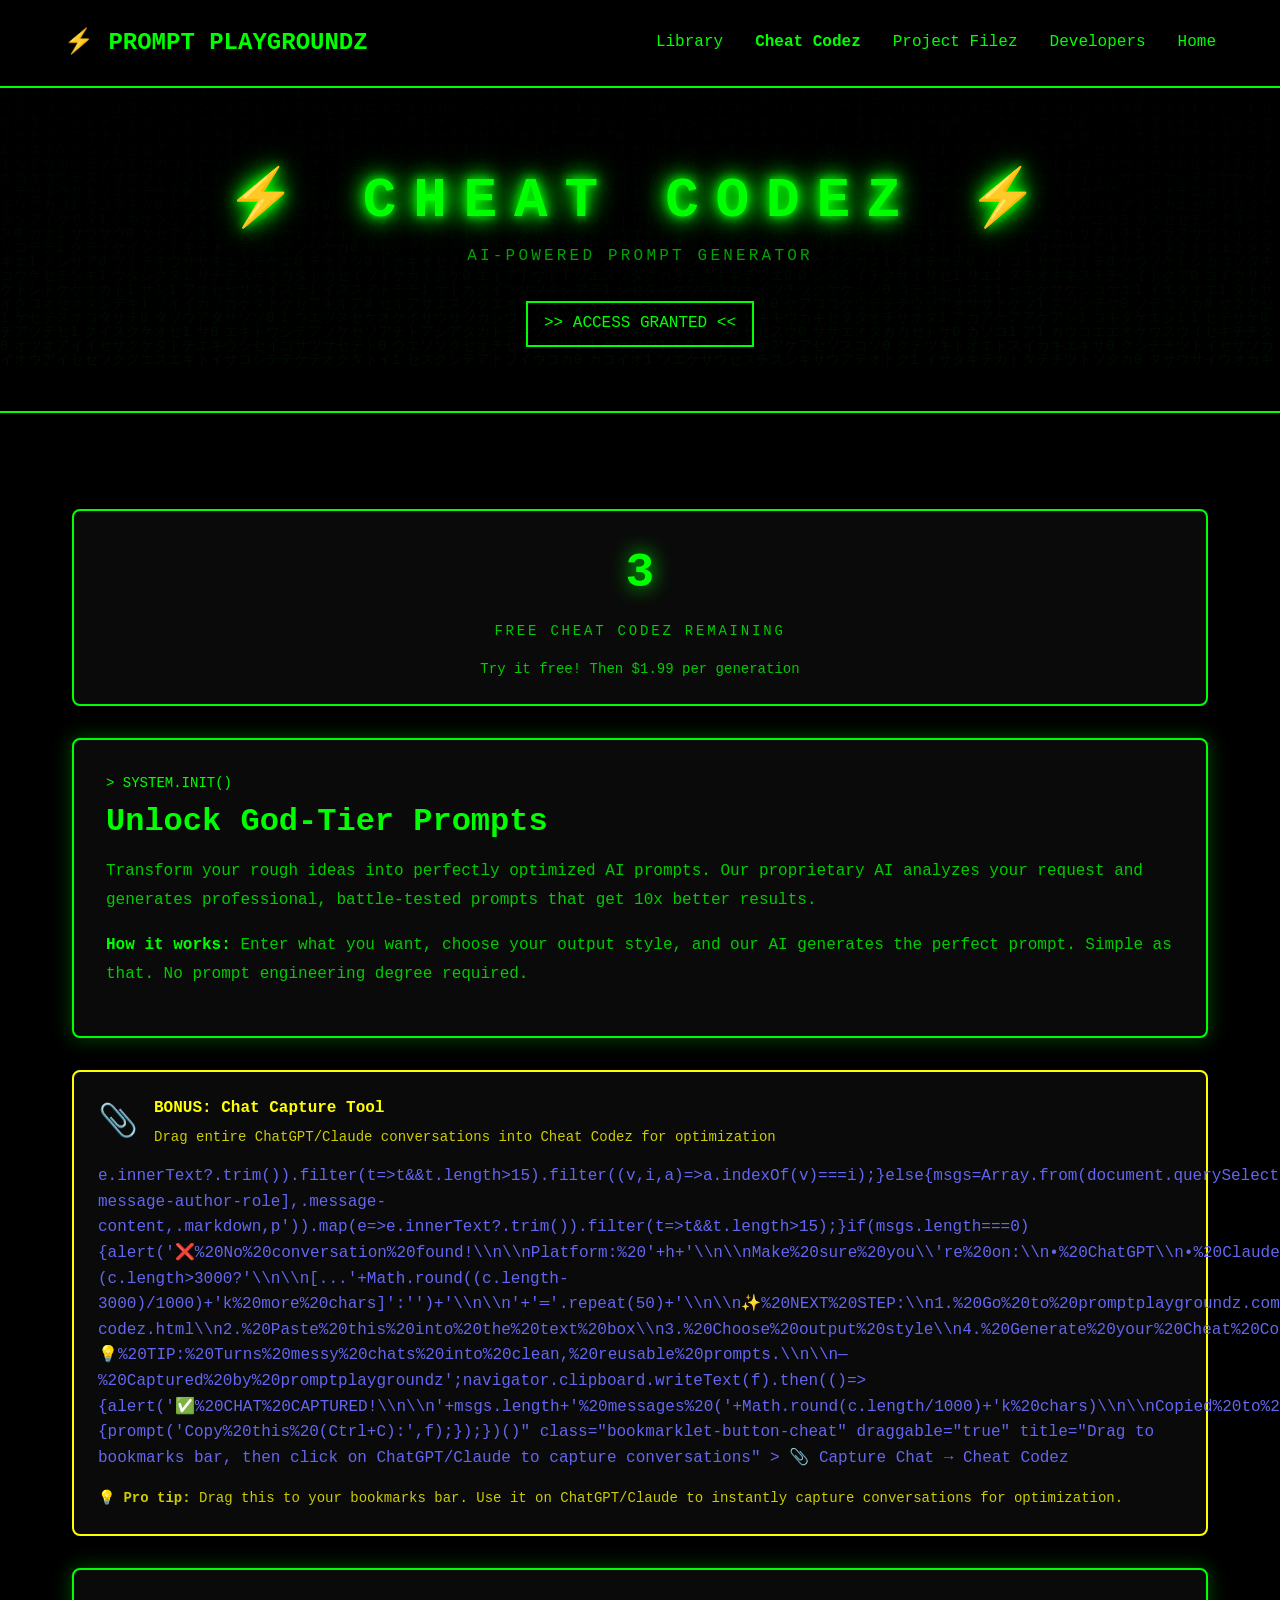
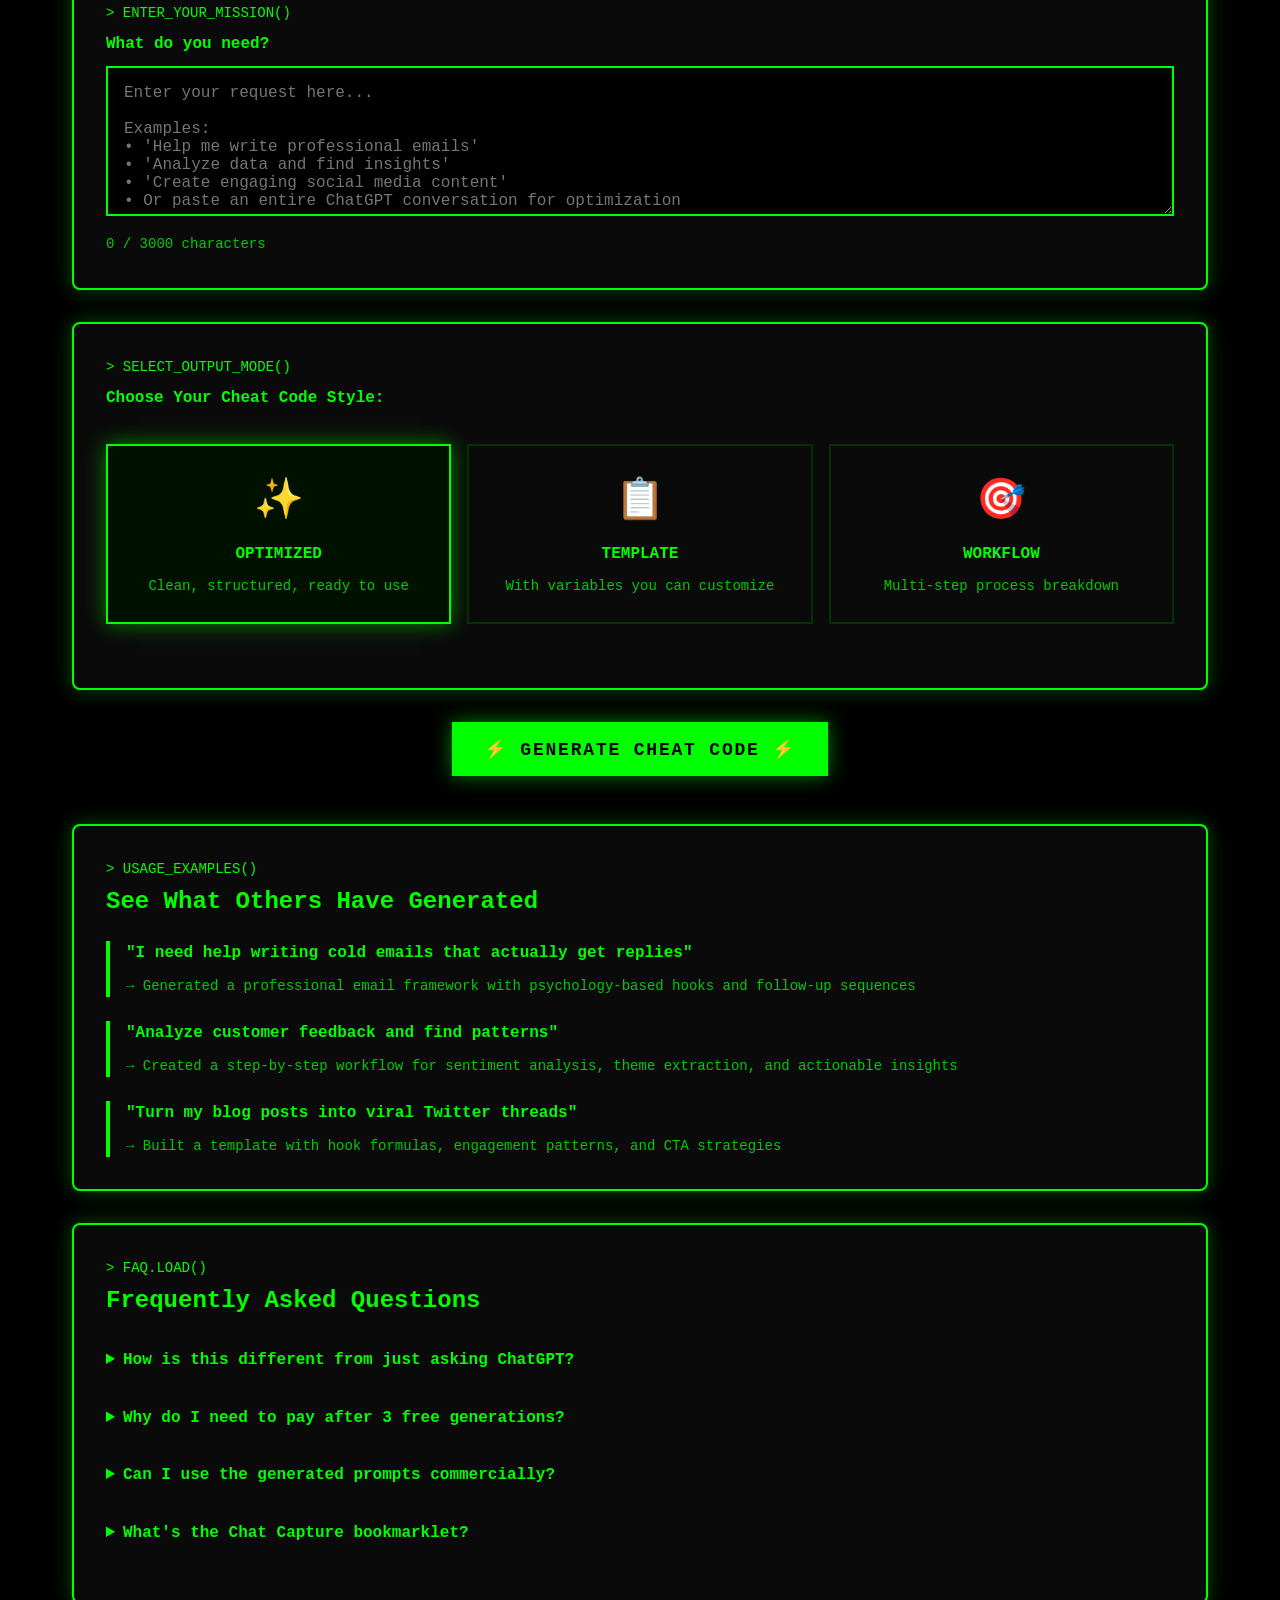
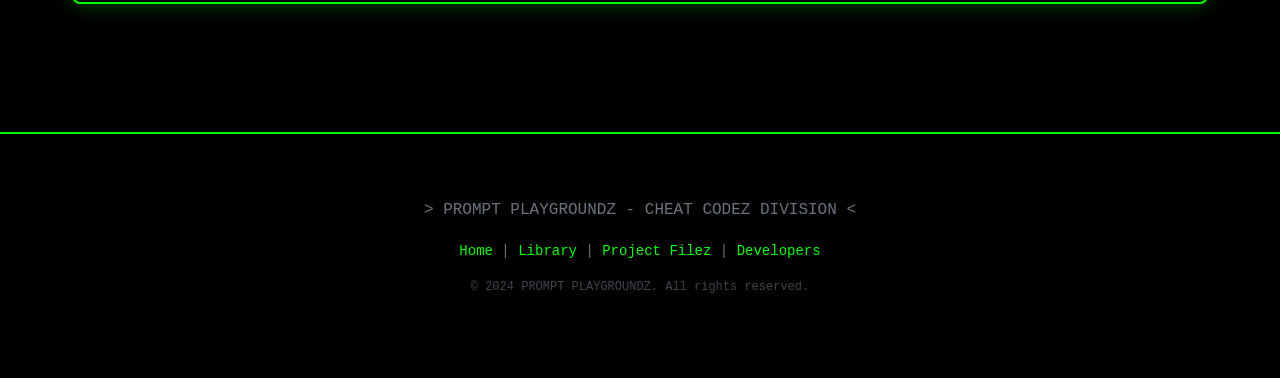
<file: cheat-codez.html>
<!DOCTYPE html>
<html lang="en">
<head>
  <meta charset="UTF-8">
  <meta name="viewport" content="width=device-width, initial-scale=1.0, maximum-scale=5.0, viewport-fit=cover">
  <title>CHEAT CODEZ - AI Prompt Generator | PROMPT PLAYGROUNDZ</title>

  <!-- PWA Meta Tags -->
  <meta name="theme-color" content="#00ff00">
  <meta name="apple-mobile-web-app-capable" content="yes">
  <meta name="apple-mobile-web-app-status-bar-style" content="black-translucent">
  <link rel="manifest" href="manifest.json">
  <meta name="description" content="Transform your ideas into perfect AI prompts. AI-powered optimization. Get 1-3 FREE, then $1.99 each.">

  <link rel="stylesheet" href="assets/css/style.css">
  <link rel="icon" href="data:image/svg+xml,<svg xmlns=%22http://www.w3.org/2000/svg%22 viewBox=%220 0 100 100%22><text y=%22.9em%22 font-size=%2290%22>⚡</text></svg>">

  <style>
    /* CHEAT CODEZ HACKER THEME */
    body {
      background: #000000;
      color: #00ff00;
      font-family: 'Courier New', monospace;
    }

    .cheat-container {
      max-width: 1200px;
      margin: 0 auto;
      padding: 2rem;
    }

    .cheat-header {
      text-align: center;
      padding: 3rem 0 2rem;
      border-bottom: 2px solid #00ff00;
      margin-bottom: 2rem;
      position: relative;
      overflow: hidden;
    }

    .cheat-title {
      font-size: 3.5rem;
      font-weight: 900;
      letter-spacing: 0.3em;
      text-transform: uppercase;
      color: #00ff00;
      text-shadow: 0 0 10px #00ff00, 0 0 20px #00ff00, 0 0 30px #00ff00;
      animation: glitch 3s infinite;
      margin-bottom: 0.5rem;
    }

    @keyframes glitch {
      0%, 100% { transform: translate(0); }
      20% { transform: translate(-2px, 2px); }
      40% { transform: translate(-2px, -2px); }
      60% { transform: translate(2px, 2px); }
      80% { transform: translate(2px, -2px); }
    }

    .cheat-subtitle {
      color: #00cc00;
      font-size: 1rem;
      letter-spacing: 0.2em;
      text-transform: uppercase;
      opacity: 0.8;
    }

    .access-granted {
      display: inline-block;
      padding: 0.5rem 1rem;
      border: 2px solid #00ff00;
      margin-top: 1rem;
      animation: blink 1.5s infinite;
    }

    @keyframes blink {
      0%, 49%, 100% { opacity: 1; }
      50%, 99% { opacity: 0.3; }
    }

    .terminal-box {
      background: #0a0a0a;
      border: 2px solid #00ff00;
      border-radius: 8px;
      padding: 2rem;
      margin: 2rem 0;
      box-shadow: 0 0 20px rgba(0, 255, 0, 0.3);
    }

    .terminal-prompt {
      color: #00ff00;
      margin-bottom: 0.5rem;
      font-size: 0.875rem;
    }

    .cheat-input {
      width: 100%;
      background: #000000;
      border: 2px solid #00ff00;
      color: #00ff00;
      padding: 1rem;
      font-family: 'Courier New', monospace;
      font-size: 1rem;
      min-height: 150px;
      resize: vertical;
      box-shadow: inset 0 0 10px rgba(0, 255, 0, 0.1);
    }

    .cheat-input:focus {
      outline: none;
      box-shadow: 0 0 20px rgba(0, 255, 0, 0.5);
      border-color: #00ff00;
    }

    .cheat-btn {
      background: #00ff00;
      color: #000000;
      border: none;
      padding: 1rem 2rem;
      font-family: 'Courier New', monospace;
      font-size: 1.125rem;
      font-weight: 700;
      text-transform: uppercase;
      letter-spacing: 0.1em;
      cursor: pointer;
      transition: all 0.3s;
      box-shadow: 0 0 20px rgba(0, 255, 0, 0.5);
    }

    .cheat-btn:hover {
      background: #00cc00;
      box-shadow: 0 0 30px rgba(0, 255, 0, 0.8);
      transform: translateY(-2px);
    }

    .cheat-btn:disabled {
      background: #003300;
      color: #006600;
      cursor: not-allowed;
      box-shadow: none;
    }

    .cheat-btn-outline {
      background: transparent;
      color: #00ff00;
      border: 2px solid #00ff00;
    }

    .cheat-btn-outline:hover {
      background: #00ff00;
      color: #000000;
    }

    .credits-display {
      text-align: center;
      margin: 2rem 0;
      padding: 1.5rem;
      background: #0a0a0a;
      border: 2px solid #00ff00;
      border-radius: 8px;
    }

    .credits-number {
      font-size: 3rem;
      font-weight: 900;
      color: #00ff00;
      text-shadow: 0 0 20px #00ff00;
    }

    .credits-label {
      color: #00cc00;
      font-size: 0.875rem;
      text-transform: uppercase;
      letter-spacing: 0.2em;
      margin-top: 0.5rem;
    }

    .output-selector {
      display: grid;
      grid-template-columns: repeat(auto-fit, minmax(200px, 1fr));
      gap: 1rem;
      margin: 2rem 0;
    }

    .output-option {
      background: #0a0a0a;
      border: 2px solid #003300;
      padding: 1.5rem;
      text-align: center;
      cursor: pointer;
      transition: all 0.3s;
    }

    .output-option:hover {
      border-color: #00ff00;
      box-shadow: 0 0 15px rgba(0, 255, 0, 0.3);
    }

    .output-option.active {
      border-color: #00ff00;
      background: #001100;
      box-shadow: 0 0 20px rgba(0, 255, 0, 0.5);
    }

    .output-icon {
      font-size: 2.5rem;
      margin-bottom: 0.5rem;
    }

    .result-box {
      background: #0a0a0a;
      border: 2px solid #00ff00;
      padding: 2rem;
      margin: 2rem 0;
      border-radius: 8px;
      display: none;
    }

    .result-box.show {
      display: block;
      animation: slideIn 0.5s;
    }

    @keyframes slideIn {
      from {
        opacity: 0;
        transform: translateY(20px);
      }
      to {
        opacity: 1;
        transform: translateY(0);
      }
    }

    .matrix-bg {
      position: fixed;
      top: 0;
      left: 0;
      width: 100%;
      height: 100%;
      opacity: 0.05;
      z-index: -1;
      pointer-events: none;
    }

    .alert-green {
      background: #001100;
      border: 2px solid #00ff00;
      color: #00ff00;
      padding: 1rem;
      margin: 1rem 0;
      border-radius: 4px;
    }

    .alert-yellow {
      background: #1a1a00;
      border: 2px solid #ffff00;
      color: #ffff00;
      padding: 1rem;
      margin: 1rem 0;
      border-radius: 4px;
    }

    .nav-override {
      background: #000000 !important;
      border-bottom: 2px solid #00ff00;
    }

    .nav-override a {
      color: #00ff00 !important;
    }

    .nav-override a:hover {
      color: #00cc00 !important;
      text-shadow: 0 0 10px #00ff00;
    }

    .bookmarklet-installer {
      background: #0a0a0a;
      border: 2px solid #ffff00;
      padding: 1.5rem;
      margin: 2rem 0;
      border-radius: 8px;
    }

    .bookmarklet-button-cheat {
      display: inline-block;
      background: #ffff00;
      color: #000000;
      padding: 0.75rem 1.5rem;
      font-weight: 700;
      text-decoration: none;
      border-radius: 4px;
      font-family: 'Courier New', monospace;
      box-shadow: 0 0 15px rgba(255, 255, 0, 0.5);
      cursor: move;
    }

    .loading-spinner {
      display: inline-block;
      width: 20px;
      height: 20px;
      border: 3px solid #003300;
      border-top-color: #00ff00;
      border-radius: 50%;
      animation: spin 1s linear infinite;
    }

    @keyframes spin {
      to { transform: rotate(360deg); }
    }
  </style>
</head>
<body>

  <!-- Matrix background effect -->
  <div class="matrix-bg" id="matrixBg"></div>

  <!-- NAVIGATION -->
  <nav class="navbar nav-override">
    <div class="container">
      <a href="index.html" class="navbar-brand">
        ⚡ PROMPT PLAYGROUNDZ
      </a>

      <ul class="navbar-nav">
        <li><a href="hub.html">Library</a></li>
        <li><a href="cheat-codez.html" style="color: #00ff00 !important; font-weight: 700;">Cheat Codez</a></li>
        <li><a href="project-filez.html">Project Filez</a></li>
        <li><a href="developer.html">Developers</a></li>
        <li><a href="index.html">Home</a></li>
      </ul>
    </div>
  </nav>

  <!-- HEADER -->
  <div class="cheat-header">
    <div class="cheat-container">
      <h1 class="cheat-title">⚡ CHEAT CODEZ ⚡</h1>
      <p class="cheat-subtitle">AI-Powered Prompt Generator</p>
      <div class="access-granted">
        &gt;&gt; ACCESS GRANTED &lt;&lt;
      </div>
    </div>
  </div>

  <!-- MAIN CONTENT -->
  <div class="cheat-container">

    <!-- CREDITS DISPLAY -->
    <div class="credits-display">
      <div class="credits-number" id="creditsCount">3</div>
      <div class="credits-label">Free Cheat Codez Remaining</div>
      <div style="margin-top: 1rem; font-size: 0.875rem; color: #00cc00;">
        <span id="creditsMessage">Try it free! Then $1.99 per generation</span>
      </div>
    </div>

    <!-- INTRO -->
    <div class="terminal-box">
      <div class="terminal-prompt">&gt; SYSTEM.INIT()</div>
      <h2 style="color: #00ff00; margin-bottom: 1rem;">Unlock God-Tier Prompts</h2>
      <p style="color: #00cc00; line-height: 1.8;">
        Transform your rough ideas into perfectly optimized AI prompts. Our proprietary AI analyzes your request and generates professional, battle-tested prompts that get 10x better results.
      </p>
      <p style="color: #00cc00; line-height: 1.8; margin-top: 1rem;">
        <strong style="color: #00ff00;">How it works:</strong> Enter what you want, choose your output style, and our AI generates the perfect prompt. Simple as that. No prompt engineering degree required.
      </p>
    </div>

    <!-- CHAT CAPTURE BOOKMARKLET -->
    <div class="bookmarklet-installer">
      <div style="display: flex; align-items: center; gap: 1rem; margin-bottom: 1rem;">
        <div style="font-size: 2rem;">📎</div>
        <div>
          <strong style="color: #ffff00;">BONUS: Chat Capture Tool</strong>
          <div style="font-size: 0.875rem; color: #cccc00; margin-top: 0.25rem;">
            Drag entire ChatGPT/Claude conversations into Cheat Codez for optimization
          </div>
        </div>
      </div>
      <a
        id="cheatCodezBookmarklet"
        href="javascript:(function(){let%20msgs=[];const%20h=window.location.hostname;if(h.includes('openai')||h.includes('chatgpt')){msgs=Array.from(document.querySelectorAll('[data-message-author-role]')).map(e=>e.innerText?.trim()).filter(t=>t&&t.length>15);}else%20if(h.includes('claude.ai')){msgs=Array.from(document.querySelectorAll('.font-claude-message')).map(e=>e.innerText?.trim()).filter(t=>t&&t.length>15);if(msgs.length===0)msgs=Array.from(document.querySelectorAll('div[class*=\"contents\"]')).map(e=>e.innerText?.trim()).filter(t=>t&&t.length>15).filter((v,i,a)=>a.indexOf(v)===i);}else{msgs=Array.from(document.querySelectorAll('[data-message-author-role],.message-content,.markdown,p')).map(e=>e.innerText?.trim()).filter(t=>t&&t.length>15);}if(msgs.length===0){alert('❌%20No%20conversation%20found!\\n\\nPlatform:%20'+h+'\\n\\nMake%20sure%20you\\'re%20on:\\n•%20ChatGPT\\n•%20Claude\\n•%20Gemini/Copilot/Grok\\n\\nIf%20you%20ARE%20on%20one%20of%20these,%20please%20report%20this%20bug!');return;}const%20c=msgs.join('\\n\\n');const%20p=c.slice(0,3000);const%20f='📎%20CHAT%20CAPTURED%20BY%20PROMPT%20PLAYGROUNDZ\\n'+'═'.repeat(50)+'\\n\\n'+p+(c.length>3000?'\\n\\n[...'+Math.round((c.length-3000)/1000)+'k%20more%20chars]':'')+'\\n\\n'+'═'.repeat(50)+'\\n\\n✨%20NEXT%20STEP:\\n1.%20Go%20to%20promptplaygroundz.com/cheat-codez.html\\n2.%20Paste%20this%20into%20the%20text%20box\\n3.%20Choose%20output%20style\\n4.%20Generate%20your%20Cheat%20Code!\\n\\n💡%20TIP:%20Turns%20messy%20chats%20into%20clean,%20reusable%20prompts.\\n\\n—%20Captured%20by%20promptplaygroundz';navigator.clipboard.writeText(f).then(()=>{alert('✅%20CHAT%20CAPTURED!\\n\\n'+msgs.length+'%20messages%20('+Math.round(c.length/1000)+'k%20chars)\\n\\nCopied%20to%20clipboard!\\n\\nNow%20go%20to%20Cheat%20Codez%20and%20paste.');}).catch(e=>{prompt('Copy%20this%20(Ctrl+C):',f);});})()"
        class="bookmarklet-button-cheat"
        draggable="true"
        title="Drag to bookmarks bar, then click on ChatGPT/Claude to capture conversations"
      >
        📎 Capture Chat → Cheat Codez
      </a>
      <div style="margin-top: 1rem; font-size: 0.875rem; color: #cccc00;">
        💡 <strong>Pro tip:</strong> Drag this to your bookmarks bar. Use it on ChatGPT/Claude to instantly capture conversations for optimization.
      </div>
    </div>

    <!-- INPUT SECTION -->
    <div class="terminal-box">
      <div class="terminal-prompt">&gt; ENTER_YOUR_MISSION()</div>
      <label for="userInput" style="display: block; margin-bottom: 0.5rem; color: #00ff00; font-weight: 700;">
        What do you need?
      </label>
      <textarea
        id="userInput"
        class="cheat-input"
        placeholder="Enter your request here...

Examples:
• 'Help me write professional emails'
• 'Analyze data and find insights'
• 'Create engaging social media content'
• Or paste an entire ChatGPT conversation for optimization

Be specific! The more detail you provide, the better your Cheat Code."
      ></textarea>
      <div style="margin-top: 0.5rem; font-size: 0.875rem; color: #00cc00;">
        <span id="charCount">0</span> / 3000 characters
      </div>
    </div>

    <!-- OUTPUT STYLE SELECTOR -->
    <div class="terminal-box">
      <div class="terminal-prompt">&gt; SELECT_OUTPUT_MODE()</div>
      <label style="display: block; margin-bottom: 1rem; color: #00ff00; font-weight: 700;">
        Choose Your Cheat Code Style:
      </label>
      <div class="output-selector">
        <div class="output-option active" data-style="optimized" onclick="CheatCodez.selectOutputStyle('optimized')">
          <div class="output-icon">✨</div>
          <div style="color: #00ff00; font-weight: 700; margin-bottom: 0.5rem;">OPTIMIZED</div>
          <div style="color: #00cc00; font-size: 0.875rem;">Clean, structured, ready to use</div>
        </div>
        <div class="output-option" data-style="template" onclick="CheatCodez.selectOutputStyle('template')">
          <div class="output-icon">📋</div>
          <div style="color: #00ff00; font-weight: 700; margin-bottom: 0.5rem;">TEMPLATE</div>
          <div style="color: #00cc00; font-size: 0.875rem;">With variables you can customize</div>
        </div>
        <div class="output-option" data-style="workflow" onclick="CheatCodez.selectOutputStyle('workflow')">
          <div class="output-icon">🎯</div>
          <div style="color: #00ff00; font-weight: 700; margin-bottom: 0.5rem;">WORKFLOW</div>
          <div style="color: #00cc00; font-size: 0.875rem;">Multi-step process breakdown</div>
        </div>
      </div>
    </div>

    <!-- GENERATE BUTTON -->
    <div style="text-align: center; margin: 2rem 0;">
      <button
        id="generateBtn"
        class="cheat-btn"
        onclick="CheatCodez.generateCheatCode()"
      >
        <span id="btnText">⚡ GENERATE CHEAT CODE ⚡</span>
        <span id="btnLoading" style="display: none;"><span class="loading-spinner"></span> Generating...</span>
      </button>
      <div id="paymentPrompt" style="display: none; margin-top: 1.5rem;">
        <div class="alert-yellow">
          <strong>⚠️ FREE CREDITS USED</strong><br/>
          You've used your 3 free Cheat Codez. Get more for just $1.99 each!
        </div>
        <a href="https://gumroad.com/l/cheatcodez" target="_blank" class="cheat-btn" style="display: inline-block; text-decoration: none; margin-top: 1rem;">
          💳 Buy More Cheat Codez - $1.99
        </a>
        <div style="margin-top: 1rem; font-size: 0.875rem; color: #00cc00;">
          Or get 10 for $14.99 (save 25%)
        </div>
      </div>
    </div>

    <!-- RESULT DISPLAY -->
    <div id="resultBox" class="result-box">
      <div class="terminal-prompt">&gt; CHEAT_CODE.GENERATED()</div>
      <h3 style="color: #00ff00; margin-bottom: 1rem;">🎉 Your Cheat Code is Ready!</h3>

      <div style="background: #000000; border: 2px solid #00ff00; padding: 1.5rem; margin: 1rem 0; border-radius: 4px; position: relative;">
        <div id="generatedPrompt" style="color: #00ff00; white-space: pre-wrap; font-family: 'Courier New', monospace; line-height: 1.6;"></div>
        <button
          onclick="CheatCodez.copyToClipboard()"
          class="cheat-btn-outline"
          style="position: absolute; top: 1rem; right: 1rem; padding: 0.5rem 1rem; font-size: 0.875rem;"
        >
          📋 COPY
        </button>
      </div>

      <div style="margin-top: 2rem; display: flex; gap: 1rem; flex-wrap: wrap; justify-content: center;">
        <button onclick="CheatCodez.saveAsBookmarklet()" class="cheat-btn-outline">
          📌 Save as Bookmarklet
        </button>
        <button onclick="CheatCodez.shareCheatCode()" class="cheat-btn-outline">
          🔗 Share
        </button>
        <button onclick="CheatCodez.generateAnother()" class="cheat-btn">
          ⚡ Generate Another
        </button>
      </div>

      <div class="alert-green" style="margin-top: 2rem;">
        <strong>💡 How to use:</strong>
        <ol style="margin: 0.5rem 0 0 1.5rem; line-height: 1.8;">
          <li>Copy the prompt above</li>
          <li>Paste into ChatGPT, Claude, or any AI</li>
          <li>Watch the magic happen 🚀</li>
        </ol>
      </div>
    </div>

    <!-- EXAMPLES -->
    <div class="terminal-box" style="margin-top: 3rem;">
      <div class="terminal-prompt">&gt; USAGE_EXAMPLES()</div>
      <h3 style="color: #00ff00; margin-bottom: 1.5rem;">See What Others Have Generated</h3>

      <div style="display: grid; gap: 1.5rem;">
        <div style="border-left: 4px solid #00ff00; padding-left: 1rem;">
          <div style="color: #00ff00; font-weight: 700; margin-bottom: 0.5rem;">
            "I need help writing cold emails that actually get replies"
          </div>
          <div style="color: #00cc00; font-size: 0.875rem;">
            → Generated a professional email framework with psychology-based hooks and follow-up sequences
          </div>
        </div>

        <div style="border-left: 4px solid #00ff00; padding-left: 1rem;">
          <div style="color: #00ff00; font-weight: 700; margin-bottom: 0.5rem;">
            "Analyze customer feedback and find patterns"
          </div>
          <div style="color: #00cc00; font-size: 0.875rem;">
            → Created a step-by-step workflow for sentiment analysis, theme extraction, and actionable insights
          </div>
        </div>

        <div style="border-left: 4px solid #00ff00; padding-left: 1rem;">
          <div style="color: #00ff00; font-weight: 700; margin-bottom: 0.5rem;">
            "Turn my blog posts into viral Twitter threads"
          </div>
          <div style="color: #00cc00; font-size: 0.875rem;">
            → Built a template with hook formulas, engagement patterns, and CTA strategies
          </div>
        </div>
      </div>
    </div>

    <!-- FAQ -->
    <div class="terminal-box" style="margin-top: 2rem;">
      <div class="terminal-prompt">&gt; FAQ.LOAD()</div>
      <h3 style="color: #00ff00; margin-bottom: 1.5rem;">Frequently Asked Questions</h3>

      <details style="margin-bottom: 1rem;">
        <summary style="color: #00ff00; cursor: pointer; font-weight: 700; padding: 0.5rem 0;">
          How is this different from just asking ChatGPT?
        </summary>
        <div style="color: #00cc00; margin-top: 0.5rem; padding-left: 1rem; line-height: 1.8;">
          Our AI is specifically trained on prompt engineering best practices. It knows exactly how to structure prompts for maximum effectiveness. Think of it as having a prompt engineering expert optimize your requests.
        </div>
      </details>

      <details style="margin-bottom: 1rem;">
        <summary style="color: #00ff00; cursor: pointer; font-weight: 700; padding: 0.5rem 0;">
          Why do I need to pay after 3 free generations?
        </summary>
        <div style="color: #00cc00; margin-top: 0.5rem; padding-left: 1rem; line-height: 1.8;">
          Each generation costs us ~$0.15 in AI API fees. At $1.99, you're getting professional prompt engineering for less than a coffee. The 3 free ones let you test it risk-free.
        </div>
      </details>

      <details style="margin-bottom: 1rem;">
        <summary style="color: #00ff00; cursor: pointer; font-weight: 700; padding: 0.5rem 0;">
          Can I use the generated prompts commercially?
        </summary>
        <div style="color: #00cc00; margin-top: 0.5rem; padding-left: 1rem; line-height: 1.8;">
          Yes! Once generated, the prompts are yours. Use them however you want - personal, commercial, resell them, whatever. You own them.
        </div>
      </details>

      <details style="margin-bottom: 1rem;">
        <summary style="color: #00ff00; cursor: pointer; font-weight: 700; padding: 0.5rem 0;">
          What's the Chat Capture bookmarklet?
        </summary>
        <div style="color: #00cc00; margin-top: 0.5rem; padding-left: 1rem; line-height: 1.8;">
          It's a tool that lets you grab entire ChatGPT or Claude conversations and optimize them. Perfect if you have a working prompt but want to make it even better. Just click the bookmarklet on your chat, and it auto-fills Cheat Codez.
        </div>
      </details>
    </div>

  </div>

  <!-- FOOTER (minimalist for cheat codez theme) -->
  <footer style="background: #000000; border-top: 2px solid #00ff00; padding: 2rem 0; margin-top: 4rem; text-align: center; color: #00cc00;">
    <div class="cheat-container">
      <p>&gt; PROMPT PLAYGROUNDZ - CHEAT CODEZ DIVISION &lt;</p>
      <p style="font-size: 0.875rem; margin-top: 1rem;">
        <a href="index.html" style="color: #00ff00; text-decoration: none;">Home</a> |
        <a href="hub.html" style="color: #00ff00; text-decoration: none;">Library</a> |
        <a href="project-filez.html" style="color: #00ff00; text-decoration: none;">Project Filez</a> |
        <a href="developer.html" style="color: #00ff00; text-decoration: none;">Developers</a>
      </p>
      <p style="font-size: 0.75rem; margin-top: 1rem; opacity: 0.6;">
        &copy; 2024 PROMPT PLAYGROUNDZ. All rights reserved.
      </p>
    </div>
  </footer>

  <!-- Scripts -->
  <script src="assets/js/security.js"></script>
  <script src="assets/js/auth.js"></script>
  <script src="assets/js/email-integration.js"></script>
  <!-- <script src="assets/js/system-monitor.js"></script> Disabled - causes performance issues -->
  <script src="assets/js/accessibility.js"></script>
  <script src="assets/js/sw-register.js"></script>
  <script src="assets/js/cheat-codez.js"></script>

  <script>
    // Character counter
    document.getElementById('userInput').addEventListener('input', function() {
      const count = this.value.length;
      document.getElementById('charCount').textContent = count;

      if (count > 3000) {
        this.value = this.value.slice(0, 3000);
        document.getElementById('charCount').textContent = '3000';
      }
    });

    // Auto-fill from chat capture
    const urlParams = new URLSearchParams(window.location.search);
    const capturedText = urlParams.get('capture');
    if (capturedText) {
      document.getElementById('userInput').value = decodeURIComponent(capturedText);
      document.getElementById('charCount').textContent = document.getElementById('userInput').value.length;

      // Show success message
      const alert = document.createElement('div');
      alert.className = 'alert-green';
      alert.innerHTML = '<strong>✓ Chat captured successfully!</strong> Your conversation has been loaded. Now choose an output style and generate your Cheat Code!';
      alert.style.margin = '1rem 0';
      document.querySelector('.cheat-container').insertBefore(alert, document.querySelector('.credits-display'));

      // Scroll to input
      setTimeout(() => {
        document.getElementById('userInput').scrollIntoView({ behavior: 'smooth', block: 'center' });
      }, 500);
    }

    // Update bookmarklet with correct domain
    window.addEventListener('DOMContentLoaded', function() {
      const bookmarklet = document.getElementById('cheatCodezBookmarklet');
      if (bookmarklet) {
        // Get current domain for instructions
        const currentDomain = window.location.origin.replace('http://', '').replace('https://', '');

        // Clipboard-based bookmarklet with platform detection
        const bookmarkletCode = `javascript:(function(){let%20msgs=[];const%20h=window.location.hostname;if(h.includes('openai')||h.includes('chatgpt')){msgs=Array.from(document.querySelectorAll('[data-message-author-role]')).map(e=>e.innerText?.trim()).filter(t=>t&&t.length>15);}else%20if(h.includes('claude.ai')){msgs=Array.from(document.querySelectorAll('.font-claude-message')).map(e=>e.innerText?.trim()).filter(t=>t&&t.length>15);if(msgs.length===0)msgs=Array.from(document.querySelectorAll('div[class*=\"contents\"]')).map(e=>e.innerText?.trim()).filter(t=>t&&t.length>15).filter((v,i,a)=>a.indexOf(v)===i);}else{msgs=Array.from(document.querySelectorAll('[data-message-author-role],.message-content,.markdown,p')).map(e=>e.innerText?.trim()).filter(t=>t&&t.length>15);}if(msgs.length===0){alert('❌%20No%20conversation%20found!\\n\\nPlatform:%20'+h+'\\n\\nMake%20sure%20you\\'re%20on:\\n•%20ChatGPT\\n•%20Claude\\n•%20Gemini/Copilot/Grok\\n\\nIf%20you%20ARE%20on%20one%20of%20these,%20please%20report%20this%20bug!');return;}const%20c=msgs.join('\\n\\n');const%20p=c.slice(0,3000);const%20f='📎%20CHAT%20CAPTURED%20BY%20PROMPT%20PLAYGROUNDZ\\n'+'═'.repeat(50)+'\\n\\n'+p+(c.length>3000?'\\n\\n[...'+Math.round((c.length-3000)/1000)+'k%20more%20chars]':'')+'\\n\\n'+'═'.repeat(50)+'\\n\\n✨%20NEXT%20STEP:\\n1.%20Go%20to%20${currentDomain}/cheat-codez.html\\n2.%20Paste%20this%20into%20the%20text%20box\\n3.%20Choose%20output%20style\\n4.%20Generate%20your%20Cheat%20Code!\\n\\n💡%20TIP:%20Turns%20messy%20chats%20into%20clean,%20reusable%20prompts.\\n\\n—%20Captured%20by%20promptplaygroundz';navigator.clipboard.writeText(f).then(()=>{alert('✅%20CHAT%20CAPTURED!\\n\\n'+msgs.length+'%20messages%20('+Math.round(c.length/1000)+'k%20chars)\\n\\nCopied%20to%20clipboard!\\n\\nNow%20go%20to%20Cheat%20Codez%20and%20paste.');}).catch(e=>{prompt('Copy%20this%20(Ctrl+C):',f);});})()`;

        bookmarklet.href = bookmarkletCode;

        // Add click handler for when user clicks it ON the Cheat Codez page
        bookmarklet.addEventListener('click', function(e) {
          // If we're on the Cheat Codez page, show instructions instead of executing
          if (window.location.pathname.includes('cheat-codez')) {
            e.preventDefault();

            // Check if instructions are already showing
            if (document.getElementById('bookmarklet-instructions')) {
              return;
            }

            // Create instruction modal
            const modal = document.createElement('div');
            modal.id = 'bookmarklet-instructions';
            modal.style.cssText = 'position: fixed; top: 0; left: 0; right: 0; bottom: 0; background: rgba(0,0,0,0.9); z-index: 10000; display: flex; align-items: center; justify-content: center; padding: 20px;';

            modal.innerHTML = `
              <div style="background: #1a1a1a; border: 2px solid #00ff41; border-radius: 8px; padding: 2rem; max-width: 600px; color: white;">
                <h2 style="color: #00ff41; margin-bottom: 1rem;">📎 How to Use the Chat Capture Bookmarklet</h2>

                <div style="background: #000; border: 1px solid #00ff41; padding: 1.5rem; margin: 1rem 0; border-radius: 4px;">
                  <h3 style="color: #ffff00; margin-bottom: 1rem;">Step 1: Install the Bookmarklet</h3>
                  <p style="color: #00ff41; line-height: 1.6;">
                    <strong>Option A:</strong> Drag the yellow button to your bookmarks bar<br>
                    <strong>Option B:</strong> Right-click → "Bookmark this link" → Save to bookmarks bar
                  </p>
                </div>

                <div style="background: #000; border: 1px solid #00ff41; padding: 1.5rem; margin: 1rem 0; border-radius: 4px;">
                  <h3 style="color: #ffff00; margin-bottom: 1rem;">Step 2: Have a Conversation</h3>
                  <p style="color: #00ff41; line-height: 1.6;">
                    Go to one of these sites and have a conversation:<br>
                    • <strong>ChatGPT:</strong> chat.openai.com<br>
                    • <strong>Claude:</strong> claude.ai<br>
                    • <strong>Gemini:</strong> gemini.google.com
                  </p>
                </div>

                <div style="background: #000; border: 1px solid #00ff41; padding: 1.5rem; margin: 1rem 0; border-radius: 4px;">
                  <h3 style="color: #ffff00; margin-bottom: 1rem;">Step 3: Capture It!</h3>
                  <p style="color: #00ff41; line-height: 1.6;">
                    Click the bookmark in your bookmarks bar.<br>
                    <strong>✅ Copies to clipboard automatically!</strong><br>
                    <span style="font-size: 0.9em; opacity: 0.8;">Includes branding: "Captured by promptplaygroundz"</span>
                  </p>
                </div>

                <div style="background: #000; border: 1px solid #00ff41; padding: 1.5rem; margin: 1rem 0; border-radius: 4px;">
                  <h3 style="color: #ffff00; margin-bottom: 1rem;">Step 4: Paste & Optimize</h3>
                  <p style="color: #00ff41; line-height: 1.6;">
                    Come back to Cheat Codez and <strong>paste</strong> (Ctrl+V) into the text box.<br>
                    Choose your output style and generate your Cheat Code! 🚀
                  </p>
                </div>

                <div style="margin-top: 1.5rem; padding: 1rem; background: rgba(255, 255, 0, 0.1); border: 1px solid #ffff00; border-radius: 4px;">
                  <strong style="color: #ffff00;">💡 Pro Tip:</strong>
                  <span style="color: #00ff41;">The bookmarklet captures entire conversations and formats them with instructions. If clipboard fails, it shows a prompt to manually copy. Works on ChatGPT, Claude, and Gemini!</span>
                </div>

                <button onclick="this.parentElement.parentElement.remove()" style="width: 100%; margin-top: 1.5rem; padding: 1rem; background: #00ff41; color: #000; border: none; border-radius: 4px; font-weight: bold; font-size: 1rem; cursor: pointer;">
                  ✅ Got It!
                </button>
              </div>
            `;

            document.body.appendChild(modal);

            // Close on background click
            modal.addEventListener('click', function(e) {
              if (e.target === modal) {
                modal.remove();
              }
            });
          }
          // Otherwise, let it execute normally (we're on ChatGPT/Claude)
        });
      }
    });

    // Simple matrix rain effect (lightweight)
    function createMatrixRain() {
      const canvas = document.createElement('canvas');
      const ctx = canvas.getContext('2d');
      canvas.width = window.innerWidth;
      canvas.height = window.innerHeight;
      document.getElementById('matrixBg').appendChild(canvas);

      const chars = '01アイウエオカキクケコサシスセソタチツテト';
      const fontSize = 14;
      const columns = canvas.width / fontSize;
      const drops = Array(Math.floor(columns)).fill(1);

      function draw() {
        ctx.fillStyle = 'rgba(0, 0, 0, 0.05)';
        ctx.fillRect(0, 0, canvas.width, canvas.height);
        ctx.fillStyle = '#00ff00';
        ctx.font = fontSize + 'px monospace';

        for (let i = 0; i < drops.length; i++) {
          const text = chars[Math.floor(Math.random() * chars.length)];
          ctx.fillText(text, i * fontSize, drops[i] * fontSize);
          if (drops[i] * fontSize > canvas.height && Math.random() > 0.975) {
            drops[i] = 0;
          }
          drops[i]++;
        }
      }

      setInterval(draw, 50);
    }

    createMatrixRain();
  </script>

</body>
</html>
</file>
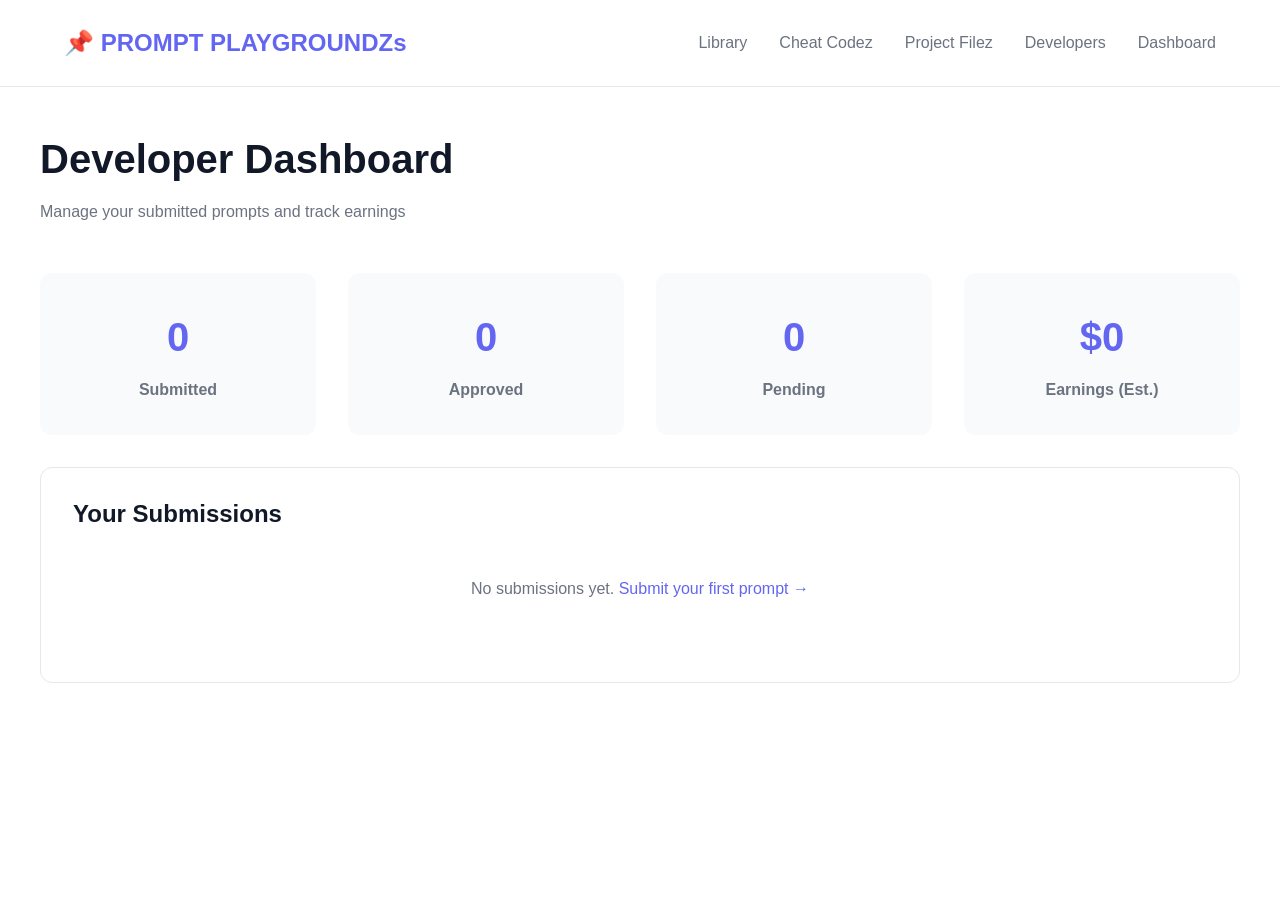
<file: developer-dashboard.html>
<!DOCTYPE html>
<html lang="en">
<head>
  <meta charset="UTF-8">
  <meta name="viewport" content="width=device-width, initial-scale=1.0, maximum-scale=5.0, viewport-fit=cover">
  <title>Developer Dashboard - PROMPT PLAYGROUNDZs</title>

  <!-- PWA Meta Tags -->
  <meta name="theme-color" content="#6366F1">
  <meta name="apple-mobile-web-app-capable" content="yes">
  <meta name="apple-mobile-web-app-status-bar-style" content="black-translucent">
  <link rel="manifest" href="manifest.json">
  <link rel="stylesheet" href="assets/css/style.css">
  <link rel="icon" href="data:image/svg+xml,<svg xmlns=%22http://www.w3.org/2000/svg%22 viewBox=%220 0 100 100%22><text y=%22.9em%22 font-size=%2290%22>📊</text></svg>">
</head>
<body>

  <!-- NAVIGATION -->
  <nav class="navbar">
    <div class="container">
      <a href="index.html" class="navbar-brand">
        📌 PROMPT PLAYGROUNDZs
      </a>

      <ul class="navbar-nav">
        <li><a href="hub.html">Library</a></li>
        <li><a href="cheat-codez.html">Cheat Codez</a></li>
        <li><a href="project-filez.html">Project Filez</a></li>
        <li><a href="developer.html">Developers</a></li>
        <li><a href="developer-dashboard.html">Dashboard</a></li>
      </ul>
    </div>
  </nav>

  <div class="container" style="padding: 3rem 0;">
    <h1>Developer Dashboard</h1>
    <p class="text-secondary mb-xl">Manage your submitted prompts and track earnings</p>

    <!-- STATS -->
    <div class="stats mb-xl">
      <div class="stat-card">
        <div class="stat-number" id="totalSubmitted">0</div>
        <div class="stat-label">Submitted</div>
      </div>
      <div class="stat-card">
        <div class="stat-number" id="totalApproved">0</div>
        <div class="stat-label">Approved</div>
      </div>
      <div class="stat-card">
        <div class="stat-number" id="totalPending">0</div>
        <div class="stat-label">Pending</div>
      </div>
      <div class="stat-card">
        <div class="stat-number" id="totalEarnings">$0</div>
        <div class="stat-label">Earnings (Est.)</div>
      </div>
    </div>

    <!-- SUBMISSIONS TABLE -->
    <div class="card">
      <h3 class="mb-md">Your Submissions</h3>

      <div id="submissionsContainer">
        <p class="text-secondary text-center" style="padding: 2rem;">
          No submissions yet. <a href="developer.html">Submit your first prompt →</a>
        </p>
      </div>
    </div>
  </div>

  <script src="assets/js/security.js"></script>
  <script src="assets/js/auth.js"></script>
  <script src="assets/js/email-integration.js"></script>
  <!-- <script src="assets/js/system-monitor.js"></script> Disabled - causes performance issues -->
  <script src="assets/js/accessibility.js"></script>
  <script src="assets/js/sw-register.js"></script>
  <script src="assets/js/moderation.js"></script>

  <script>
    // Load and display submissions
    function loadSubmissions() {
      const submissions = JSON.parse(localStorage.getItem('promptSubmissions') || '[]');

      if (submissions.length === 0) {
        return;
      }

      // Update stats
      const approved = submissions.filter(s => s.status === 'approved').length;
      const pending = submissions.filter(s => s.status === 'pending').length;

      document.getElementById('totalSubmitted').textContent = submissions.length;
      document.getElementById('totalApproved').textContent = approved;
      document.getElementById('totalPending').textContent = pending;

      // Render submissions
      const container = document.getElementById('submissionsContainer');
      container.innerHTML = `
        <table style="width: 100%; border-collapse: collapse;">
          <thead>
            <tr style="border-bottom: 1px solid var(--border-color); text-align: left;">
              <th style="padding: 1rem;">Prompt Title</th>
              <th style="padding: 1rem;">Category</th>
              <th style="padding: 1rem;">Price</th>
              <th style="padding: 1rem;">Status</th>
              <th style="padding: 1rem;">Submitted</th>
            </tr>
          </thead>
          <tbody>
            ${submissions.map(s => `
              <tr style="border-bottom: 1px solid var(--border-color);">
                <td style="padding: 1rem;">${s.promptTitle}</td>
                <td style="padding: 1rem;"><span class="badge badge-secondary">${s.promptCategory}</span></td>
                <td style="padding: 1rem;">$${s.promptPrice}</td>
                <td style="padding: 1rem;">
                  <span class="badge ${
                    s.status === 'approved' ? 'badge-success' :
                    s.status === 'rejected' ? 'badge-warning' :
                    'badge-secondary'
                  }">
                    ${s.status || 'pending'}
                  </span>
                </td>
                <td style="padding: 1rem; color: var(--text-tertiary); font-size: 0.875rem;">
                  ${new Date(s.submittedAt).toLocaleDateString()}
                </td>
              </tr>
            `).join('')}
          </tbody>
        </table>
      `;
    }

    loadSubmissions();
  </script>

  <script src="assets/js/mobile.js"></script>

</body>
</html>
</file>
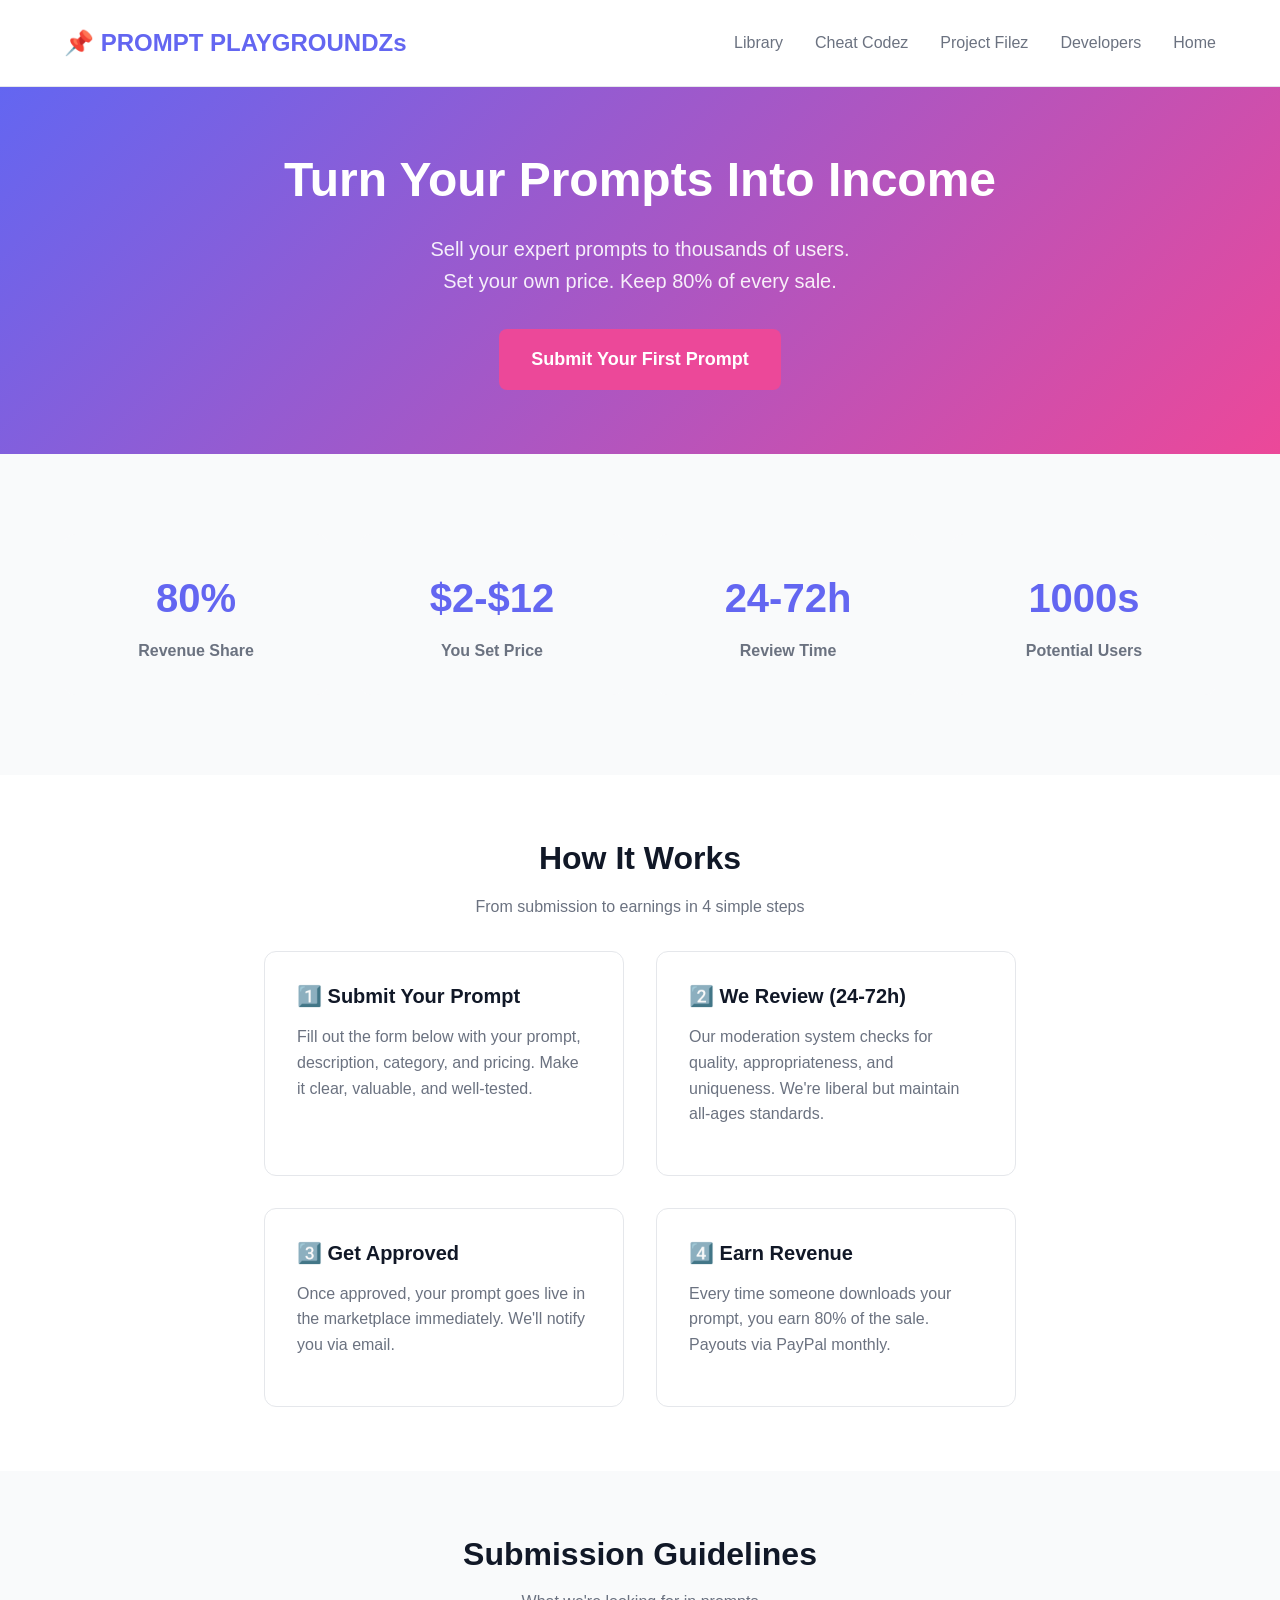
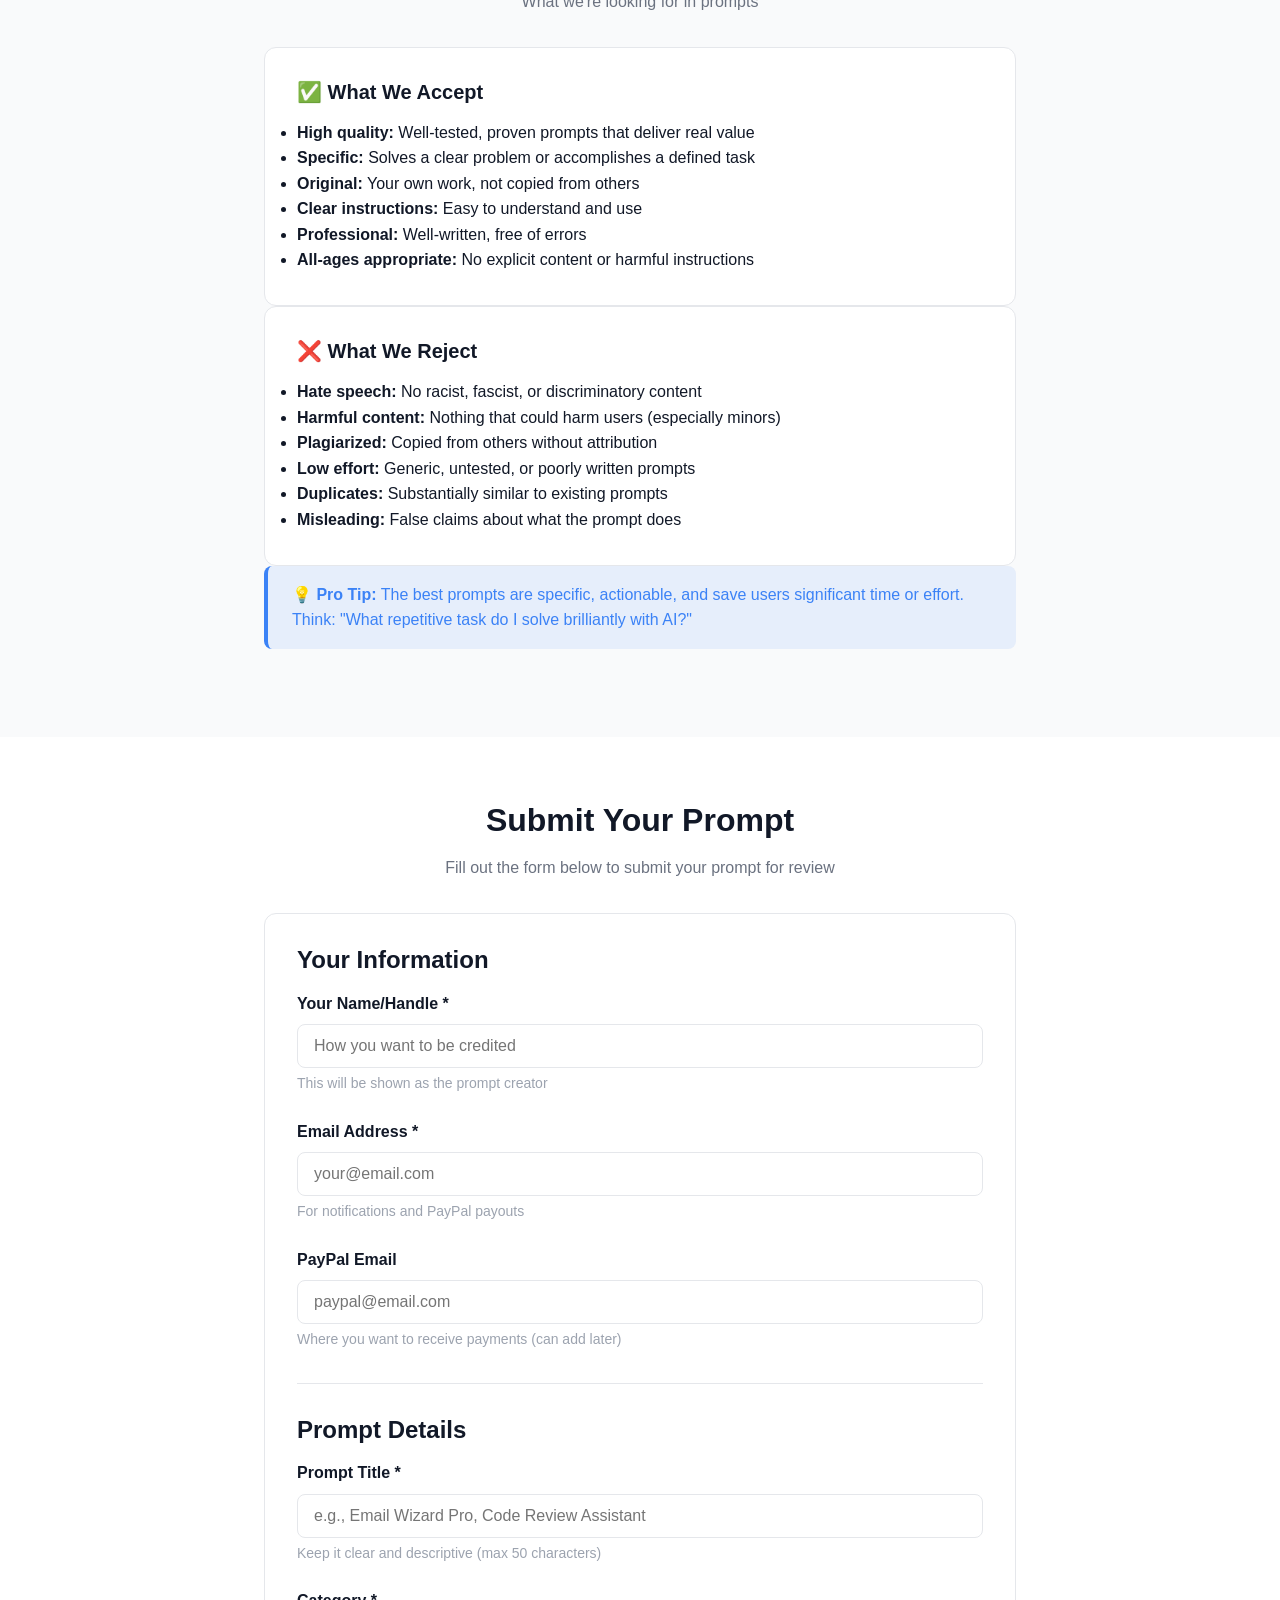
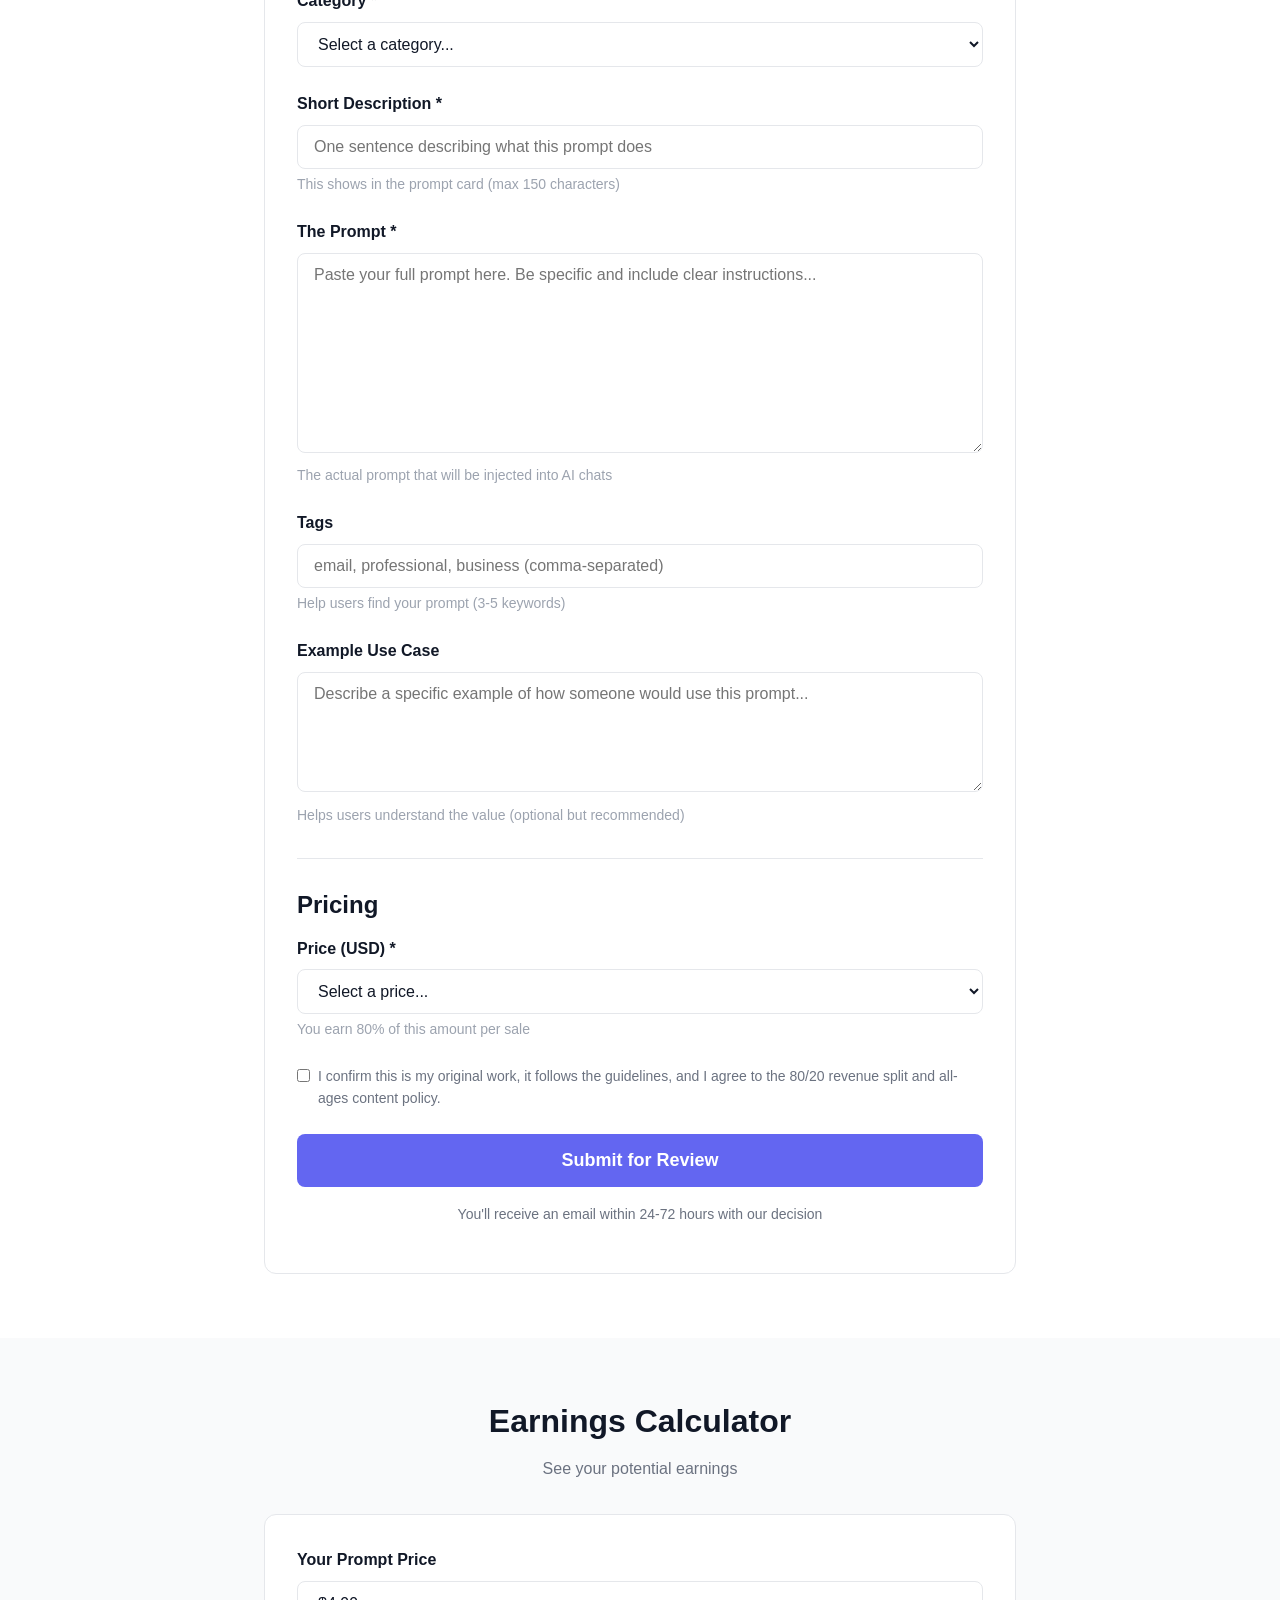
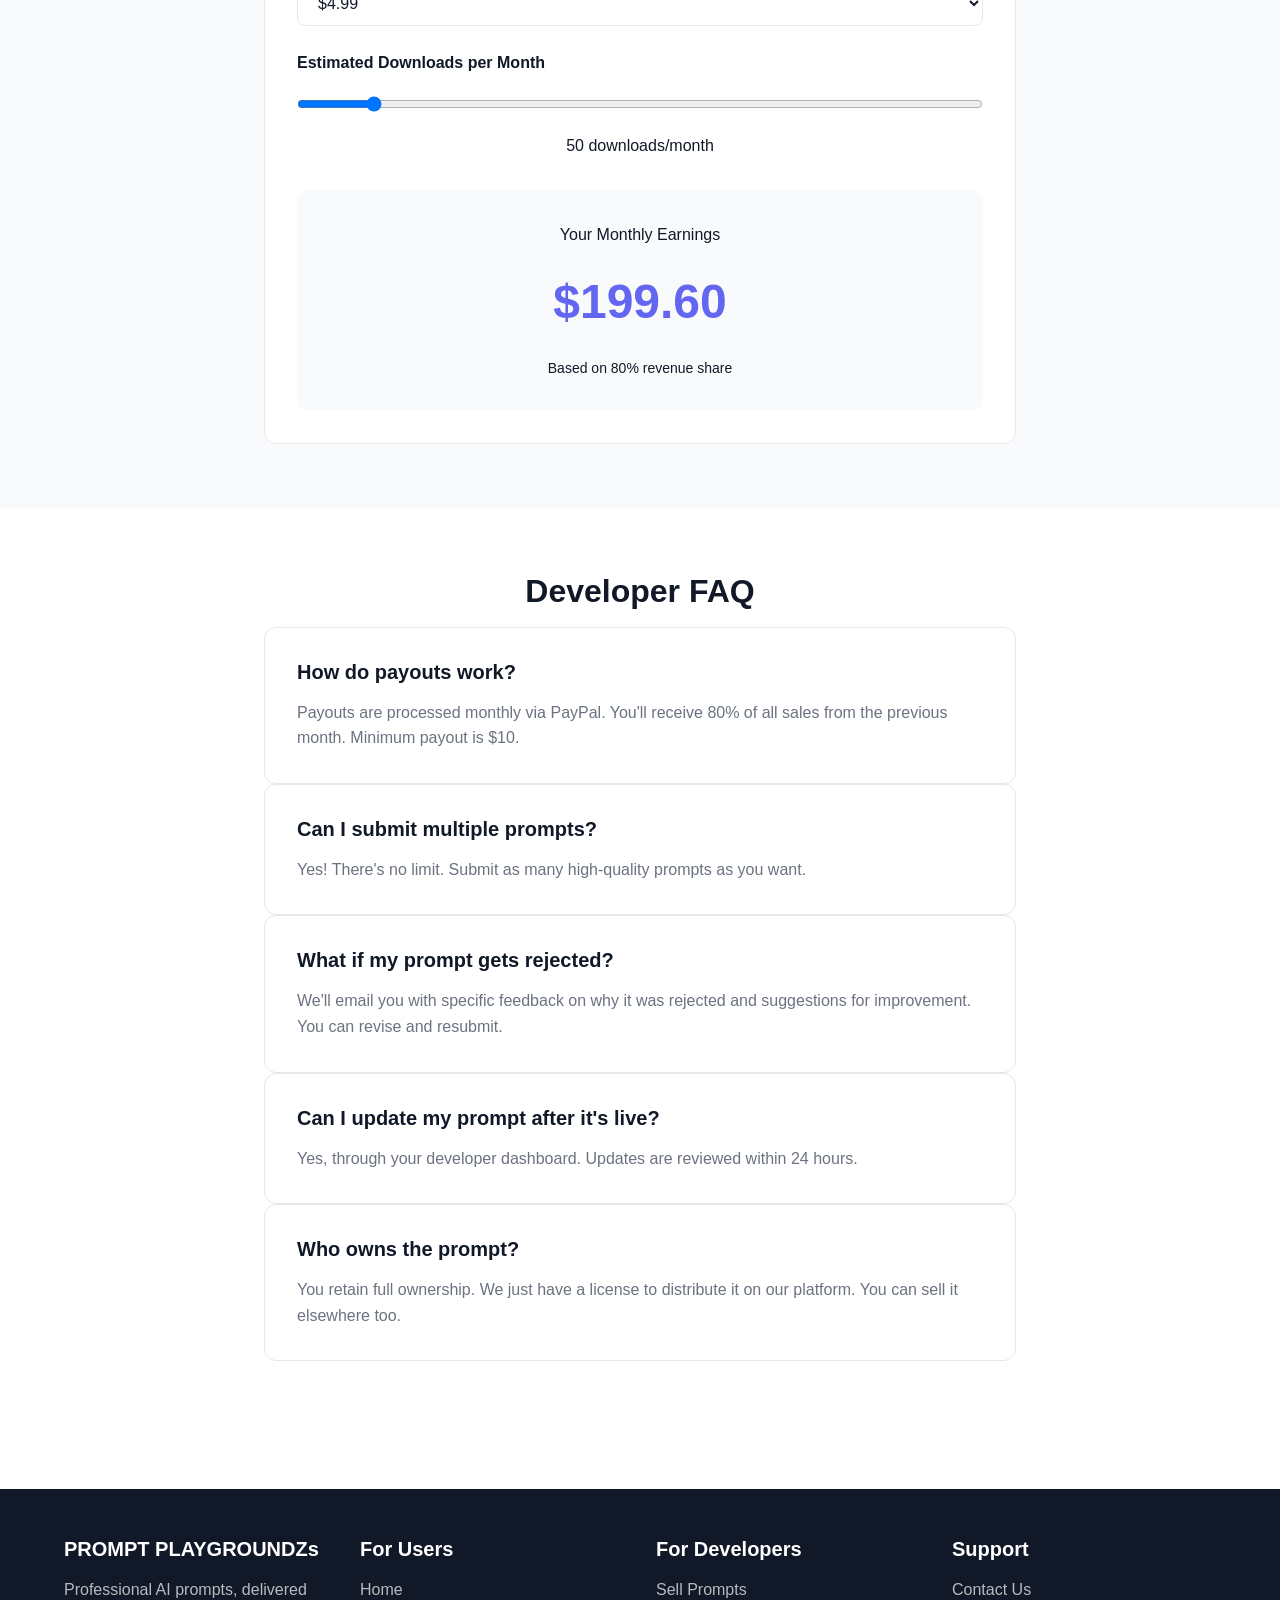
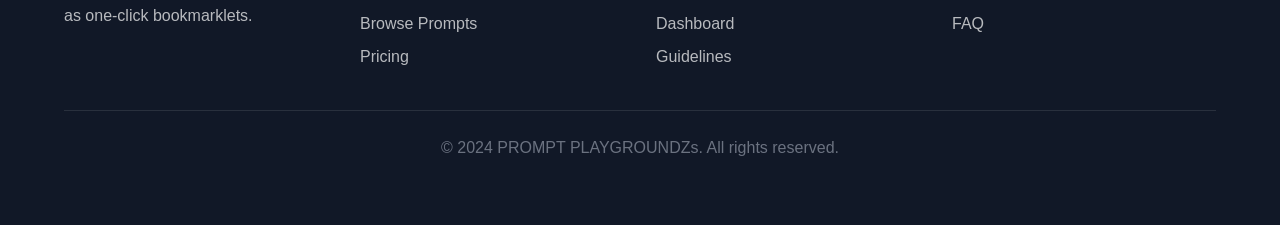
<file: developer.html>
<!DOCTYPE html>
<html lang="en">
<head>
  <meta charset="UTF-8">
  <meta name="viewport" content="width=device-width, initial-scale=1.0, maximum-scale=5.0, viewport-fit=cover">
  <title>Sell Your Prompts - PROMPT PLAYGROUNDZs</title>

  <!-- PWA Meta Tags -->
  <meta name="theme-color" content="#6366F1">
  <meta name="apple-mobile-web-app-capable" content="yes">
  <meta name="apple-mobile-web-app-status-bar-style" content="black-translucent">
  <link rel="manifest" href="manifest.json">
  <meta name="description" content="Turn your expertise into income. Sell AI prompts on PROMPT PLAYGROUNDZs.">

  <link rel="stylesheet" href="assets/css/style.css">
  <link rel="icon" href="data:image/svg+xml,<svg xmlns=%22http://www.w3.org/2000/svg%22 viewBox=%220 0 100 100%22><text y=%22.9em%22 font-size=%2290%22>📌</text></svg>">
</head>
<body>

  <!-- NAVIGATION -->
  <nav class="navbar">
    <div class="container">
      <a href="index.html" class="navbar-brand">
        📌 PROMPT PLAYGROUNDZs
      </a>

      <ul class="navbar-nav">
        <li><a href="hub.html">Library</a></li>
        <li><a href="cheat-codez.html">Cheat Codez</a></li>
        <li><a href="project-filez.html">Project Filez</a></li>
        <li><a href="developer.html">Developers</a></li>
        <li><a href="index.html">Home</a></li>
      </ul>
    </div>
  </nav>

  <!-- HERO -->
  <section class="hero">
    <div class="container">
      <h1>Turn Your Prompts Into Income</h1>
      <p>
        Sell your expert prompts to thousands of users.<br/>
        Set your own price. Keep 80% of every sale.
      </p>

      <div style="margin-top: 2rem;">
        <a href="#submit" class="btn btn-secondary btn-lg">
          Submit Your First Prompt
        </a>
      </div>
    </div>
  </section>

  <!-- STATS FOR DEVELOPERS -->
  <section style="background: var(--bg-secondary); padding: 2rem 0;">
    <div class="container">
      <div class="stats">
        <div class="stat-card">
          <div class="stat-number">80%</div>
          <div class="stat-label">Revenue Share</div>
        </div>
        <div class="stat-card">
          <div class="stat-number">$2-$12</div>
          <div class="stat-label">You Set Price</div>
        </div>
        <div class="stat-card">
          <div class="stat-number">24-72h</div>
          <div class="stat-label">Review Time</div>
        </div>
        <div class="stat-card">
          <div class="stat-number">1000s</div>
          <div class="stat-label">Potential Users</div>
        </div>
      </div>
    </div>
  </section>

  <!-- HOW IT WORKS -->
  <section>
    <div class="container-narrow">
      <h2 class="text-center">How It Works</h2>
      <p class="text-center text-secondary mb-xl">
        From submission to earnings in 4 simple steps
      </p>

      <div class="grid grid-2">
        <div class="card">
          <h4>1️⃣ Submit Your Prompt</h4>
          <p class="text-secondary">
            Fill out the form below with your prompt, description, category, and pricing.
            Make it clear, valuable, and well-tested.
          </p>
        </div>

        <div class="card">
          <h4>2️⃣ We Review (24-72h)</h4>
          <p class="text-secondary">
            Our moderation system checks for quality, appropriateness, and uniqueness.
            We're liberal but maintain all-ages standards.
          </p>
        </div>

        <div class="card">
          <h4>3️⃣ Get Approved</h4>
          <p class="text-secondary">
            Once approved, your prompt goes live in the marketplace immediately.
            We'll notify you via email.
          </p>
        </div>

        <div class="card">
          <h4>4️⃣ Earn Revenue</h4>
          <p class="text-secondary">
            Every time someone downloads your prompt, you earn 80% of the sale.
            Payouts via PayPal monthly.
          </p>
        </div>
      </div>
    </div>
  </section>

  <!-- GUIDELINES -->
  <section style="background: var(--bg-secondary);">
    <div class="container-narrow">
      <h2 class="text-center">Submission Guidelines</h2>
      <p class="text-center text-secondary mb-xl">
        What we're looking for in prompts
      </p>

      <div class="card">
        <h4>✅ What We Accept</h4>
        <ul>
          <li><strong>High quality:</strong> Well-tested, proven prompts that deliver real value</li>
          <li><strong>Specific:</strong> Solves a clear problem or accomplishes a defined task</li>
          <li><strong>Original:</strong> Your own work, not copied from others</li>
          <li><strong>Clear instructions:</strong> Easy to understand and use</li>
          <li><strong>Professional:</strong> Well-written, free of errors</li>
          <li><strong>All-ages appropriate:</strong> No explicit content or harmful instructions</li>
        </ul>
      </div>

      <div class="card">
        <h4>❌ What We Reject</h4>
        <ul>
          <li><strong>Hate speech:</strong> No racist, fascist, or discriminatory content</li>
          <li><strong>Harmful content:</strong> Nothing that could harm users (especially minors)</li>
          <li><strong>Plagiarized:</strong> Copied from others without attribution</li>
          <li><strong>Low effort:</strong> Generic, untested, or poorly written prompts</li>
          <li><strong>Duplicates:</strong> Substantially similar to existing prompts</li>
          <li><strong>Misleading:</strong> False claims about what the prompt does</li>
        </ul>
      </div>

      <div class="alert alert-info">
        <strong>💡 Pro Tip:</strong> The best prompts are specific, actionable, and save users
        significant time or effort. Think: "What repetitive task do I solve brilliantly with AI?"
      </div>
    </div>
  </section>

  <!-- SUBMISSION FORM -->
  <section id="submit">
    <div class="container-narrow">
      <h2 class="text-center">Submit Your Prompt</h2>
      <p class="text-center text-secondary mb-xl">
        Fill out the form below to submit your prompt for review
      </p>

      <div class="card">
        <form id="promptSubmissionForm">
          <!-- Developer Info -->
          <h3 class="mb-md">Your Information</h3>

          <div class="form-group">
            <label class="form-label">Your Name/Handle *</label>
            <input
              type="text"
              name="developerName"
              class="form-input"
              placeholder="How you want to be credited"
              required
            />
            <p class="form-help">This will be shown as the prompt creator</p>
          </div>

          <div class="form-group">
            <label class="form-label">Email Address *</label>
            <input
              type="email"
              name="developerEmail"
              class="form-input"
              placeholder="your@email.com"
              required
            />
            <p class="form-help">For notifications and PayPal payouts</p>
          </div>

          <div class="form-group">
            <label class="form-label">PayPal Email</label>
            <input
              type="email"
              name="paypalEmail"
              class="form-input"
              placeholder="paypal@email.com"
            />
            <p class="form-help">Where you want to receive payments (can add later)</p>
          </div>

          <hr style="margin: 2rem 0; border: none; border-top: 1px solid var(--border-color);">

          <!-- Prompt Details -->
          <h3 class="mb-md">Prompt Details</h3>

          <div class="form-group">
            <label class="form-label">Prompt Title *</label>
            <input
              type="text"
              name="promptTitle"
              class="form-input"
              placeholder="e.g., Email Wizard Pro, Code Review Assistant"
              required
            />
            <p class="form-help">Keep it clear and descriptive (max 50 characters)</p>
          </div>

          <div class="form-group">
            <label class="form-label">Category *</label>
            <select name="promptCategory" class="form-select" required>
              <option value="">Select a category...</option>
              <option value="Writing">Writing</option>
              <option value="Coding">Coding</option>
              <option value="Marketing">Marketing</option>
              <option value="Career">Career</option>
              <option value="Business">Business</option>
              <option value="Content">Content</option>
              <option value="Sales">Sales</option>
              <option value="Education">Education</option>
              <option value="E-commerce">E-commerce</option>
              <option value="Product">Product</option>
              <option value="PR">PR</option>
              <option value="Other">Other</option>
            </select>
          </div>

          <div class="form-group">
            <label class="form-label">Short Description *</label>
            <input
              type="text"
              name="promptDescription"
              class="form-input"
              placeholder="One sentence describing what this prompt does"
              required
            />
            <p class="form-help">This shows in the prompt card (max 150 characters)</p>
          </div>

          <div class="form-group">
            <label class="form-label">The Prompt *</label>
            <textarea
              name="promptText"
              class="form-textarea"
              placeholder="Paste your full prompt here. Be specific and include clear instructions..."
              style="min-height: 200px;"
              required
            ></textarea>
            <p class="form-help">The actual prompt that will be injected into AI chats</p>
          </div>

          <div class="form-group">
            <label class="form-label">Tags</label>
            <input
              type="text"
              name="promptTags"
              class="form-input"
              placeholder="email, professional, business (comma-separated)"
            />
            <p class="form-help">Help users find your prompt (3-5 keywords)</p>
          </div>

          <div class="form-group">
            <label class="form-label">Example Use Case</label>
            <textarea
              name="promptExample"
              class="form-textarea"
              placeholder="Describe a specific example of how someone would use this prompt..."
            ></textarea>
            <p class="form-help">Helps users understand the value (optional but recommended)</p>
          </div>

          <hr style="margin: 2rem 0; border: none; border-top: 1px solid var(--border-color);">

          <!-- Pricing -->
          <h3 class="mb-md">Pricing</h3>

          <div class="form-group">
            <label class="form-label">Price (USD) *</label>
            <select name="promptPrice" class="form-select" required>
              <option value="">Select a price...</option>
              <option value="0.99">$0.99 - Simple/Quick prompts</option>
              <option value="1.99">$1.99</option>
              <option value="2.99">$2.99</option>
              <option value="3.99">$3.99</option>
              <option value="4.99">$4.99 - Standard prompts</option>
              <option value="5.99">$5.99</option>
              <option value="6.99">$6.99</option>
              <option value="7.99">$7.99 - Complex prompts</option>
              <option value="8.99">$8.99</option>
              <option value="9.99">$9.99</option>
              <option value="10.99">$10.99</option>
              <option value="11.99">$11.99 - Premium prompts</option>
            </select>
            <p class="form-help">You earn 80% of this amount per sale</p>
          </div>

          <!-- Agreement -->
          <div class="form-group">
            <label style="display: flex; align-items: start; gap: 0.5rem; cursor: pointer;">
              <input type="checkbox" name="agreement" required style="margin-top: 0.25rem;" />
              <span style="font-size: 0.875rem; color: var(--text-secondary);">
                I confirm this is my original work, it follows the guidelines, and I agree to the
                80/20 revenue split and all-ages content policy.
              </span>
            </label>
          </div>

          <!-- Submit -->
          <button type="submit" class="btn btn-primary btn-lg btn-block">
            Submit for Review
          </button>

          <p class="text-center text-secondary" style="margin-top: 1rem; font-size: 0.875rem;">
            You'll receive an email within 24-72 hours with our decision
          </p>
        </form>

        <!-- Success message (hidden by default) -->
        <div id="submitSuccess" style="display: none;">
          <div class="alert alert-success">
            <h3>✓ Submission Received!</h3>
            <p>
              Thank you for submitting your prompt. We'll review it within 24-72 hours and
              send you an email with our decision.
            </p>
            <p class="mb-0">
              <strong>What happens next?</strong><br/>
              1. Automated quality check<br/>
              2. Manual review for appropriateness<br/>
              3. Email notification with decision<br/>
              4. If approved, your prompt goes live immediately!
            </p>
          </div>

          <button class="btn btn-outline btn-block mt-lg" onclick="location.reload()">
            Submit Another Prompt
          </button>
        </div>
      </div>
    </div>
  </section>

  <!-- EARNINGS CALCULATOR -->
  <section style="background: var(--bg-secondary);">
    <div class="container-narrow">
      <h2 class="text-center">Earnings Calculator</h2>
      <p class="text-center text-secondary mb-xl">
        See your potential earnings
      </p>

      <div class="card">
        <div class="form-group">
          <label class="form-label">Your Prompt Price</label>
          <select id="calcPrice" class="form-select" onchange="calculateEarnings()">
            <option value="0.99">$0.99</option>
            <option value="2.99">$2.99</option>
            <option value="4.99" selected>$4.99</option>
            <option value="7.99">$7.99</option>
            <option value="9.99">$9.99</option>
            <option value="11.99">$11.99</option>
          </select>
        </div>

        <div class="form-group">
          <label class="form-label">Estimated Downloads per Month</label>
          <input
            type="range"
            id="calcDownloads"
            min="10"
            max="500"
            value="50"
            step="10"
            class="form-input"
            oninput="calculateEarnings()"
            style="cursor: pointer;"
          />
          <div class="text-center text-secondary">
            <span id="downloadsDisplay">50</span> downloads/month
          </div>
        </div>

        <div style="text-align: center; margin-top: 2rem; padding: 2rem; background: var(--bg-secondary); border-radius: var(--radius-lg);">
          <div class="text-secondary">Your Monthly Earnings</div>
          <div style="font-size: 3rem; font-weight: 700; color: var(--primary); margin: 1rem 0;" id="earningsAmount">
            $199.60
          </div>
          <div class="text-secondary" style="font-size: 0.875rem;">
            Based on 80% revenue share
          </div>
        </div>
      </div>
    </div>
  </section>

  <!-- FAQ -->
  <section>
    <div class="container-narrow">
      <h2 class="text-center">Developer FAQ</h2>

      <div class="card">
        <h4>How do payouts work?</h4>
        <p class="text-secondary mb-0">
          Payouts are processed monthly via PayPal. You'll receive 80% of all sales from the
          previous month. Minimum payout is $10.
        </p>
      </div>

      <div class="card">
        <h4>Can I submit multiple prompts?</h4>
        <p class="text-secondary mb-0">
          Yes! There's no limit. Submit as many high-quality prompts as you want.
        </p>
      </div>

      <div class="card">
        <h4>What if my prompt gets rejected?</h4>
        <p class="text-secondary mb-0">
          We'll email you with specific feedback on why it was rejected and suggestions for
          improvement. You can revise and resubmit.
        </p>
      </div>

      <div class="card">
        <h4>Can I update my prompt after it's live?</h4>
        <p class="text-secondary mb-0">
          Yes, through your developer dashboard. Updates are reviewed within 24 hours.
        </p>
      </div>

      <div class="card">
        <h4>Who owns the prompt?</h4>
        <p class="text-secondary mb-0">
          You retain full ownership. We just have a license to distribute it on our platform.
          You can sell it elsewhere too.
        </p>
      </div>
    </div>
  </section>

  <!-- FOOTER -->
  <footer class="footer">
    <div class="container">
      <div class="footer-content">
        <div class="footer-section">
          <h4>PROMPT PLAYGROUNDZs</h4>
          <p>Professional AI prompts, delivered as one-click bookmarklets.</p>
        </div>

        <div class="footer-section">
          <h4>For Users</h4>
          <a href="index.html">Home</a>
          <a href="hub.html">Browse Prompts</a>
          <a href="index.html#pricing">Pricing</a>
        </div>

        <div class="footer-section">
          <h4>For Developers</h4>
          <a href="developer.html">Sell Prompts</a>
          <a href="developer-dashboard.html">Dashboard</a>
          <a href="#guidelines">Guidelines</a>
        </div>

        <div class="footer-section">
          <h4>Support</h4>
          <a href="#">Contact Us</a>
          <a href="#">FAQ</a>
        </div>
      </div>

      <div class="footer-bottom">
        <p>&copy; 2024 PROMPT PLAYGROUNDZs. All rights reserved.</p>
      </div>
    </div>
  </footer>

  <!-- Scripts -->
  <script src="assets/js/security.js"></script>
  <script src="assets/js/auth.js"></script>
  <script src="assets/js/email-integration.js"></script>
  <!-- <script src="assets/js/system-monitor.js"></script> Disabled - causes performance issues -->
  <script src="assets/js/accessibility.js"></script>
  <script src="assets/js/sw-register.js"></script>

  <script>
    // Handle form submission
    document.getElementById('promptSubmissionForm').addEventListener('submit', function(e) {
      e.preventDefault();

      // Get form data
      const formData = new FormData(this);
      const data = Object.fromEntries(formData.entries());

      // In production, this would send to a server
      // For now, save to localStorage
      const submissions = JSON.parse(localStorage.getItem('promptSubmissions') || '[]');
      data.id = 'prompt_' + Date.now();
      data.status = 'pending';
      data.submittedAt = new Date().toISOString();
      submissions.push(data);
      localStorage.setItem('promptSubmissions', JSON.stringify(submissions));

      // Show success message
      document.getElementById('promptSubmissionForm').style.display = 'none';
      document.getElementById('submitSuccess').style.display = 'block';

      // Scroll to success message
      document.getElementById('submitSuccess').scrollIntoView({ behavior: 'smooth' });

      console.log('Prompt submitted:', data);
    });

    // Earnings calculator
    function calculateEarnings() {
      const price = parseFloat(document.getElementById('calcPrice').value);
      const downloads = parseInt(document.getElementById('calcDownloads').value);
      const earnings = (price * downloads * 0.8).toFixed(2);

      document.getElementById('downloadsDisplay').textContent = downloads;
      document.getElementById('earningsAmount').textContent = '$' + earnings;
    }

    // Initialize calculator
    calculateEarnings();
  </script>

  <script src="assets/js/mobile.js"></script>

</body>
</html>
</file>
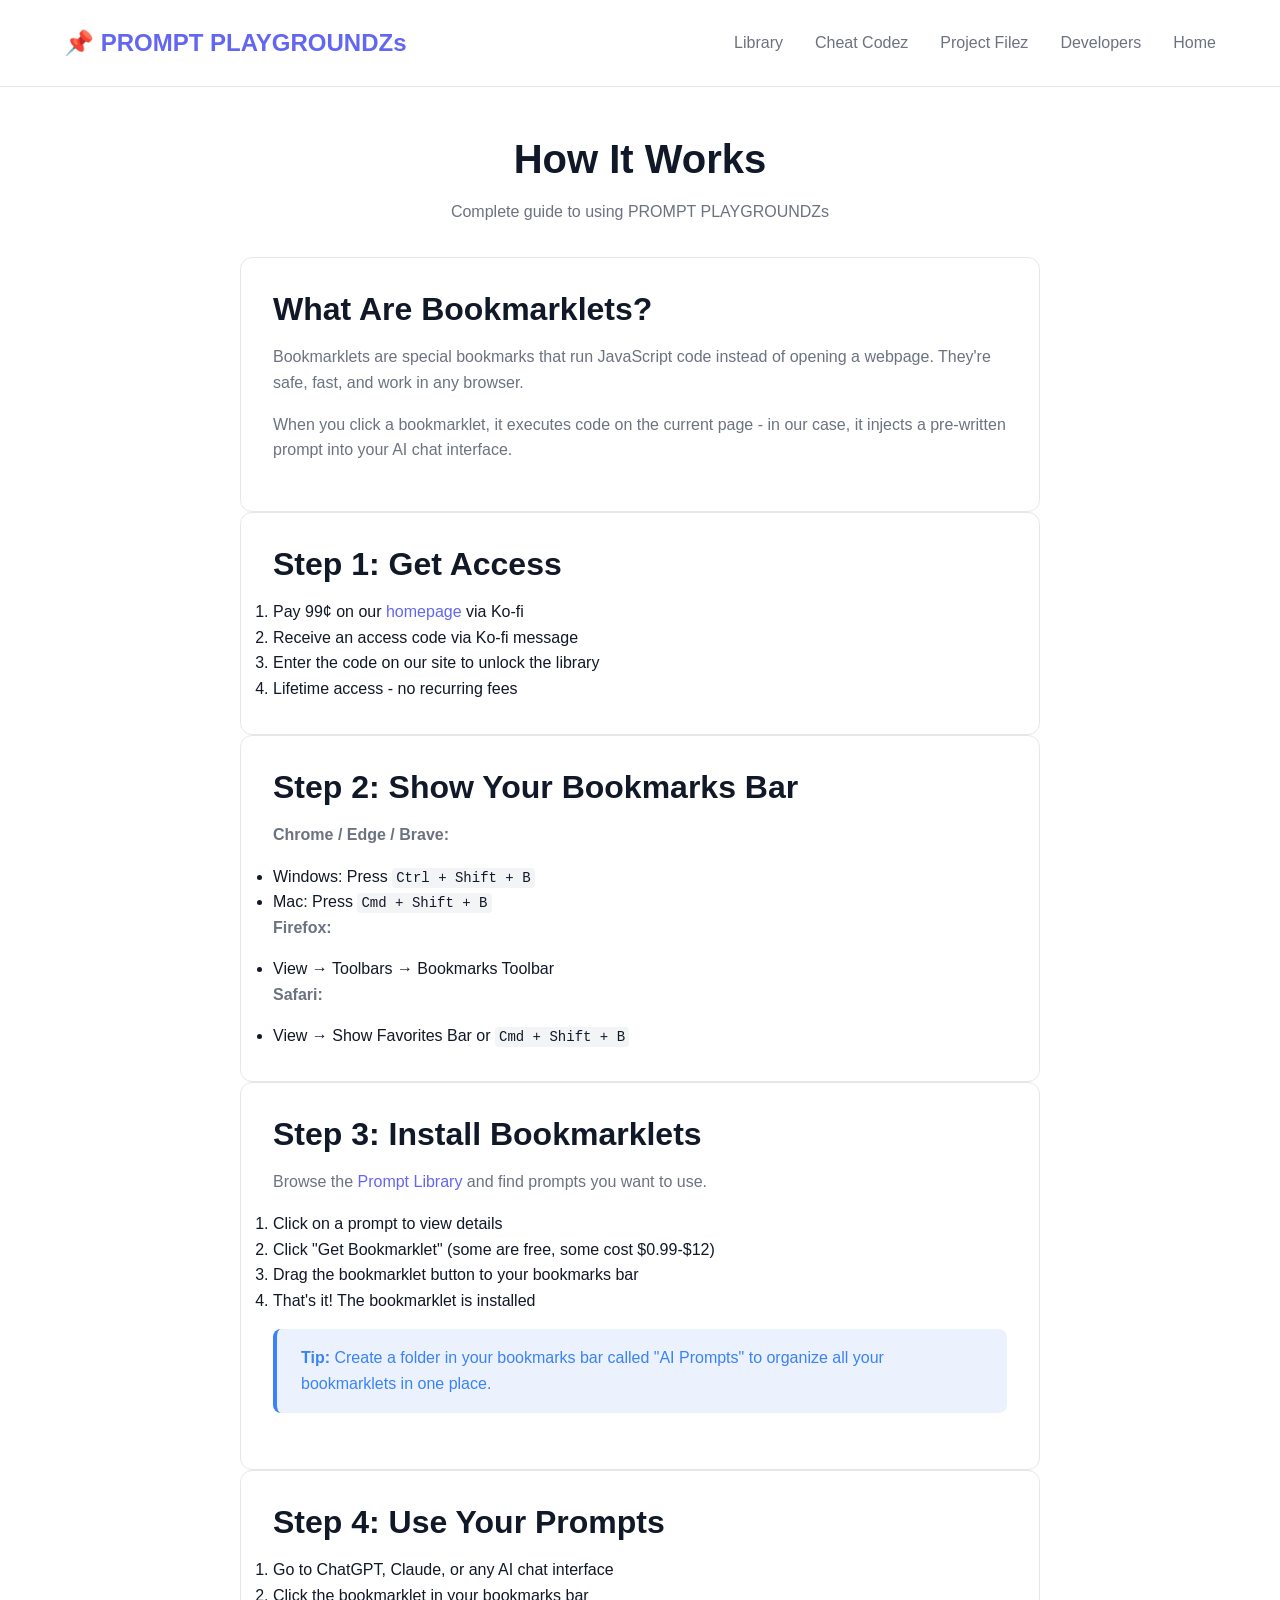
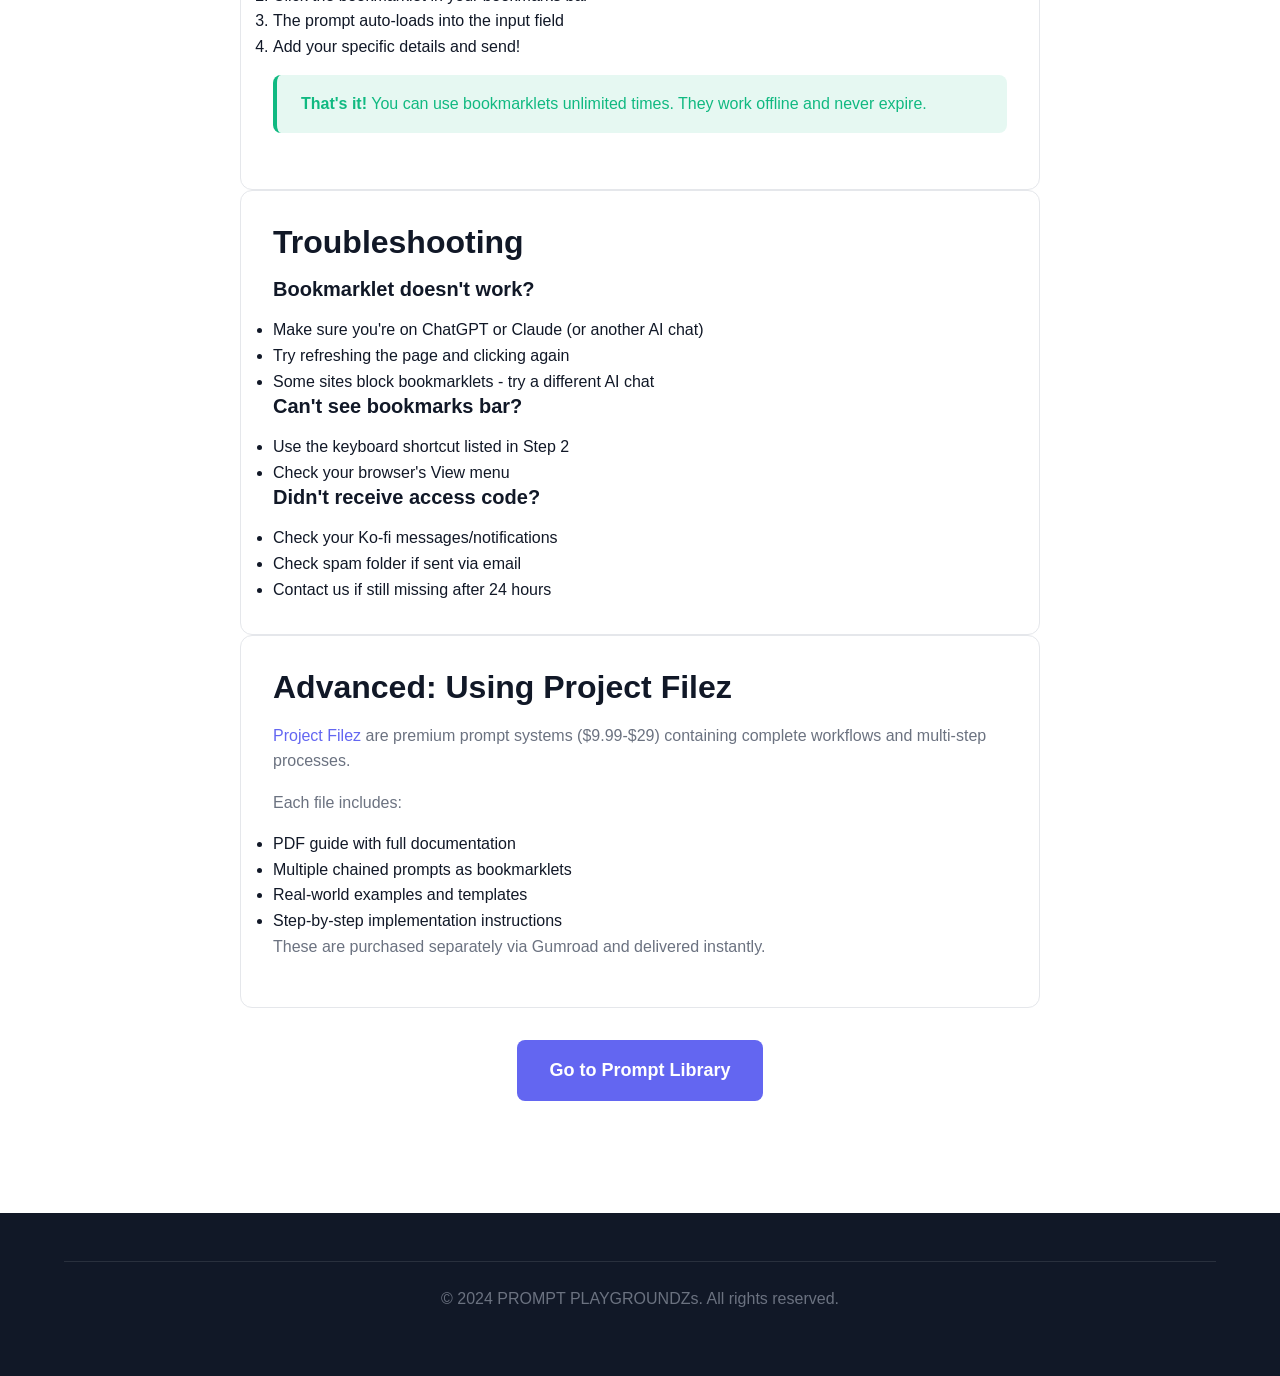
<file: how-it-works.html>
<!DOCTYPE html>
<html lang="en">
<head>
  <meta charset="UTF-8">
  <meta name="viewport" content="width=device-width, initial-scale=1.0, maximum-scale=5.0, viewport-fit=cover">
  <title>How It Works - PROMPT PLAYGROUNDZs</title>

  <!-- PWA Meta Tags -->
  <meta name="theme-color" content="#6366F1">
  <meta name="apple-mobile-web-app-capable" content="yes">
  <meta name="apple-mobile-web-app-status-bar-style" content="black-translucent">
  <link rel="manifest" href="manifest.json">
  <link rel="stylesheet" href="assets/css/style.css">
  <link rel="icon" href="data:image/svg+xml,<svg xmlns=%22http://www.w3.org/2000/svg%22 viewBox=%220 0 100 100%22><text y=%22.9em%22 font-size=%2290%22>📚</text></svg>">
</head>
<body>

  <nav class="navbar">
    <div class="container">
      <a href="index.html" class="navbar-brand">
        📌 PROMPT PLAYGROUNDZs
      </a>
      <ul class="navbar-nav">
        <li><a href="hub.html">Library</a></li>
        <li><a href="cheat-codez.html">Cheat Codez</a></li>
        <li><a href="project-filez.html">Project Filez</a></li>
        <li><a href="developer.html">Developers</a></li>
        <li><a href="index.html">Home</a></li>
      </ul>
    </div>
  </nav>

  <div class="container-narrow" style="padding: 3rem 0;">
    <h1 class="text-center">How It Works</h1>
    <p class="text-center text-secondary mb-xl">Complete guide to using PROMPT PLAYGROUNDZs</p>

    <div class="card">
      <h2>What Are Bookmarklets?</h2>
      <p>
        Bookmarklets are special bookmarks that run JavaScript code instead of opening a webpage.
        They're safe, fast, and work in any browser.
      </p>
      <p>
        When you click a bookmarklet, it executes code on the current page - in our case, it
        injects a pre-written prompt into your AI chat interface.
      </p>
    </div>

    <div class="card">
      <h2>Step 1: Get Access</h2>
      <ol>
        <li>Pay 99¢ on our <a href="index.html#pricing">homepage</a> via Ko-fi</li>
        <li>Receive an access code via Ko-fi message</li>
        <li>Enter the code on our site to unlock the library</li>
        <li>Lifetime access - no recurring fees</li>
      </ol>
    </div>

    <div class="card">
      <h2>Step 2: Show Your Bookmarks Bar</h2>
      <p><strong>Chrome / Edge / Brave:</strong></p>
      <ul>
        <li>Windows: Press <code>Ctrl + Shift + B</code></li>
        <li>Mac: Press <code>Cmd + Shift + B</code></li>
      </ul>
      <p><strong>Firefox:</strong></p>
      <ul>
        <li>View → Toolbars → Bookmarks Toolbar</li>
      </ul>
      <p><strong>Safari:</strong></p>
      <ul>
        <li>View → Show Favorites Bar or <code>Cmd + Shift + B</code></li>
      </ul>
    </div>

    <div class="card">
      <h2>Step 3: Install Bookmarklets</h2>
      <p>Browse the <a href="hub.html">Prompt Library</a> and find prompts you want to use.</p>
      <ol>
        <li>Click on a prompt to view details</li>
        <li>Click "Get Bookmarklet" (some are free, some cost $0.99-$12)</li>
        <li>Drag the bookmarklet button to your bookmarks bar</li>
        <li>That's it! The bookmarklet is installed</li>
      </ol>
      <div class="alert alert-info mt-md">
        <strong>Tip:</strong> Create a folder in your bookmarks bar called "AI Prompts" to
        organize all your bookmarklets in one place.
      </div>
    </div>

    <div class="card">
      <h2>Step 4: Use Your Prompts</h2>
      <ol>
        <li>Go to ChatGPT, Claude, or any AI chat interface</li>
        <li>Click the bookmarklet in your bookmarks bar</li>
        <li>The prompt auto-loads into the input field</li>
        <li>Add your specific details and send!</li>
      </ol>
      <div class="alert alert-success mt-md">
        <strong>That's it!</strong> You can use bookmarklets unlimited times. They work offline
        and never expire.
      </div>
    </div>

    <div class="card">
      <h2>Troubleshooting</h2>

      <h4>Bookmarklet doesn't work?</h4>
      <ul>
        <li>Make sure you're on ChatGPT or Claude (or another AI chat)</li>
        <li>Try refreshing the page and clicking again</li>
        <li>Some sites block bookmarklets - try a different AI chat</li>
      </ul>

      <h4>Can't see bookmarks bar?</h4>
      <ul>
        <li>Use the keyboard shortcut listed in Step 2</li>
        <li>Check your browser's View menu</li>
      </ul>

      <h4>Didn't receive access code?</h4>
      <ul>
        <li>Check your Ko-fi messages/notifications</li>
        <li>Check spam folder if sent via email</li>
        <li>Contact us if still missing after 24 hours</li>
      </ul>
    </div>

    <div class="card">
      <h2>Advanced: Using Project Filez</h2>
      <p>
        <a href="project-filez.html">Project Filez</a> are premium prompt systems ($9.99-$29)
        containing complete workflows and multi-step processes.
      </p>
      <p>
        Each file includes:
      </p>
      <ul>
        <li>PDF guide with full documentation</li>
        <li>Multiple chained prompts as bookmarklets</li>
        <li>Real-world examples and templates</li>
        <li>Step-by-step implementation instructions</li>
      </ul>
      <p>
        These are purchased separately via Gumroad and delivered instantly.
      </p>
    </div>

    <div class="text-center mt-xl">
      <a href="hub.html" class="btn btn-primary btn-lg">
        Go to Prompt Library
      </a>
    </div>
  </div>

  <footer class="footer">
    <div class="container">
      <div class="footer-bottom">
        <p>&copy; 2024 PROMPT PLAYGROUNDZs. All rights reserved.</p>
      </div>
    </div>
  </footer>

  <!-- Scripts -->
  <script src="assets/js/security.js"></script>
  <script src="assets/js/auth.js"></script>
  <script src="assets/js/email-integration.js"></script>
  <!-- <script src="assets/js/system-monitor.js"></script> Disabled - causes performance issues -->
  <script src="assets/js/accessibility.js"></script>
  <script src="assets/js/sw-register.js"></script>
  <script src="assets/js/mobile.js"></script>

</body>
</html>
</file>
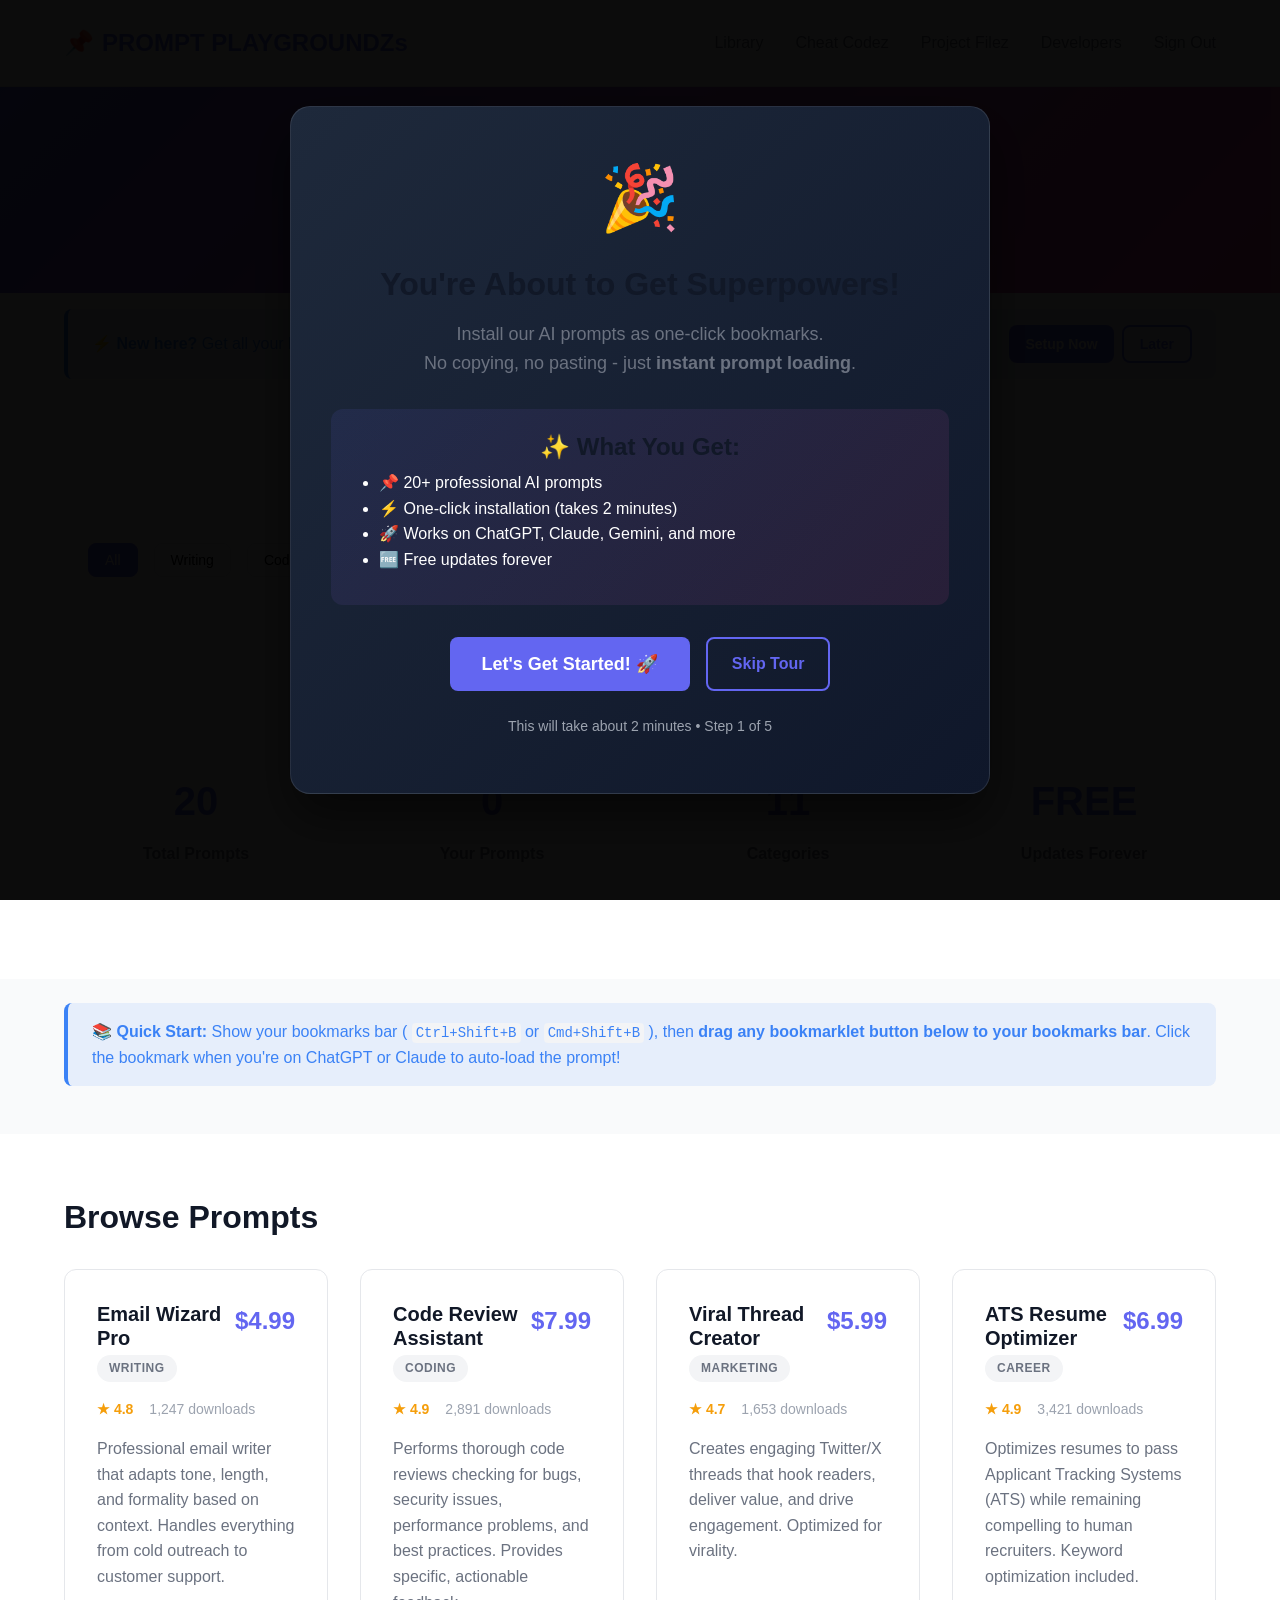
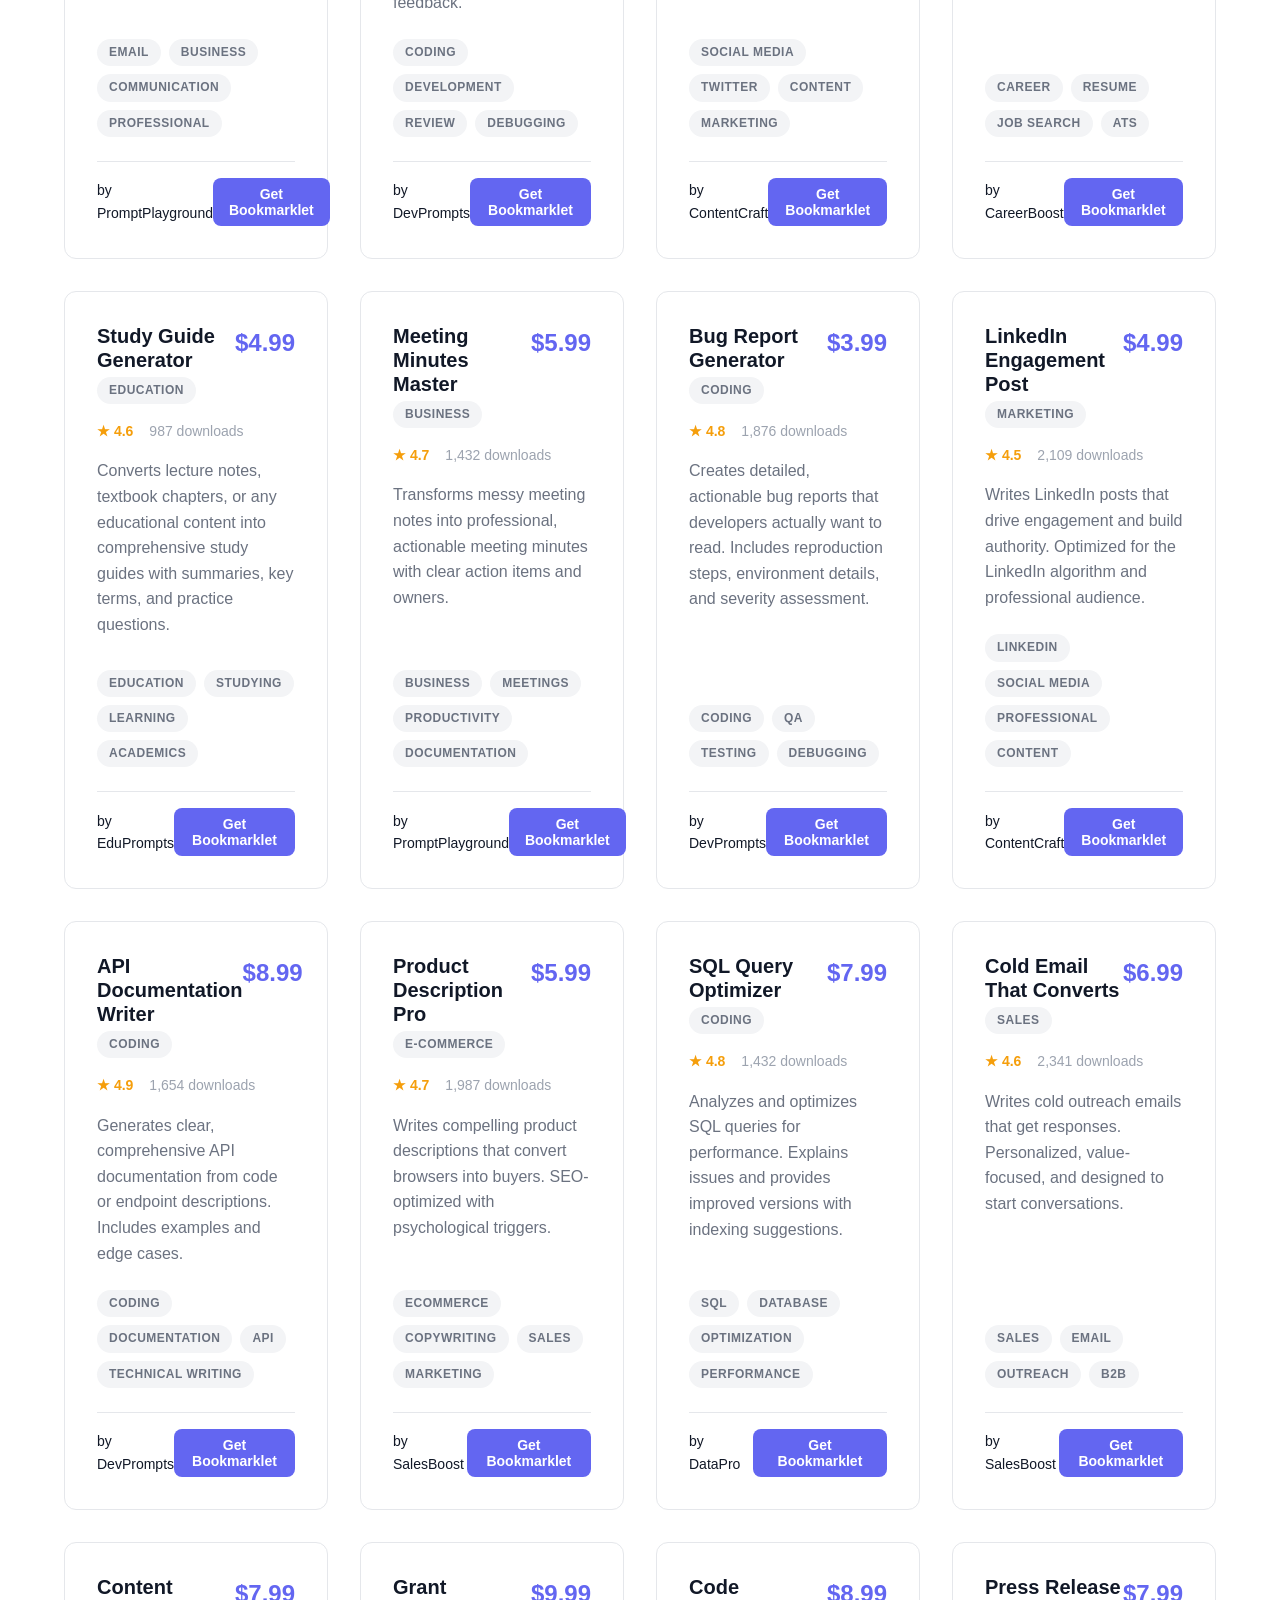
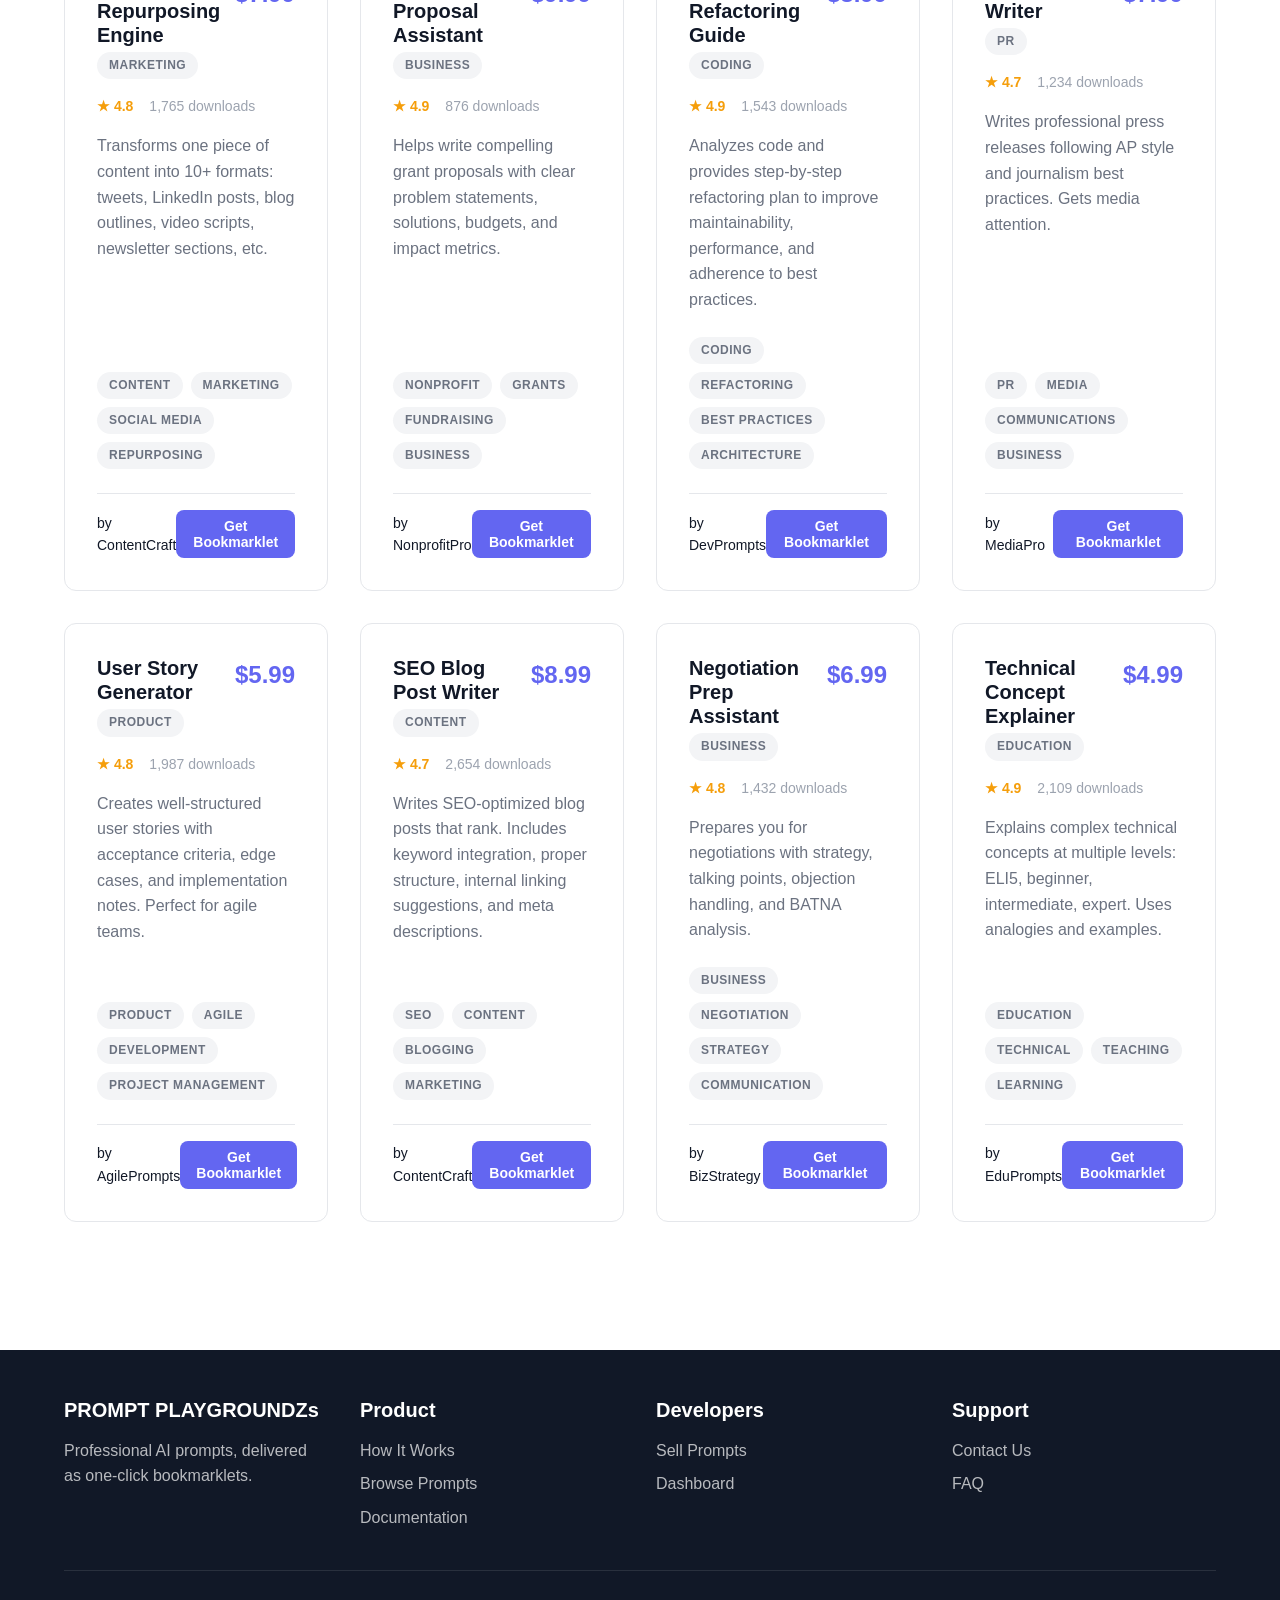
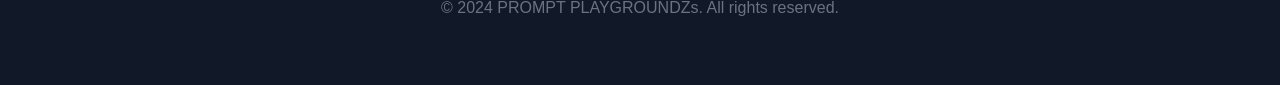
<file: hub.html>
<!DOCTYPE html>
<html lang="en">
<head>
  <meta charset="UTF-8">
  <meta name="viewport" content="width=device-width, initial-scale=1.0, maximum-scale=5.0, viewport-fit=cover">
  <title>Library - PROMPT PLAYGROUNDZs</title>

  <!-- PWA Meta Tags -->
  <meta name="theme-color" content="#6366F1">
  <meta name="apple-mobile-web-app-capable" content="yes">
  <meta name="apple-mobile-web-app-status-bar-style" content="black-translucent">
  <link rel="manifest" href="manifest.json">
  <meta name="description" content="Browse 100+ professional AI prompts as bookmarklets">

  <link rel="stylesheet" href="assets/css/style.css">
  <link rel="icon" href="data:image/svg+xml,<svg xmlns=%22http://www.w3.org/2000/svg%22 viewBox=%220 0 100 100%22><text y=%22.9em%22 font-size=%2290%22>📌</text></svg>">
</head>
<body>

  <!-- NAVIGATION -->
  <nav class="navbar" role="navigation" aria-label="Main navigation">
    <div class="container">
      <a href="index.html" class="navbar-brand" aria-label="PROMPT PLAYGROUNDZs home">
        <span aria-hidden="true">📌</span> PROMPT PLAYGROUNDZs
      </a>

      <ul class="navbar-nav" role="menubar">
        <li role="none"><a href="hub.html" role="menuitem">Library</a></li>
        <li role="none"><a href="cheat-codez.html" role="menuitem">Cheat Codez</a></li>
        <li role="none"><a href="project-filez.html" role="menuitem">Project Filez</a></li>
        <li role="none"><a href="developer.html" role="menuitem">Developers</a></li>
        <li role="none"><a href="#" onclick="AuthSystem.revokeAccess(); window.location.href='index.html'; return false;" role="menuitem" aria-label="Sign out of your account">Sign Out</a></li>
      </ul>
    </div>
  </nav>

  <!-- HEADER -->
  <section class="hero" style="padding: 2rem 0;">
    <div class="container">
      <h1 style="font-size: 2rem; margin-bottom: 0.5rem;">Your Prompt Library</h1>
      <p style="font-size: 1rem; margin-bottom: 1rem;">
        Browse, search, and install professional AI prompts as bookmarklets
      </p>
      <div style="display: flex; gap: 1rem; justify-content: center; flex-wrap: wrap;">
        <a href="setup-bookmarks.html" class="btn btn-secondary">
          ⚙️ Organize All Bookmarklets
        </a>
        <a href="how-it-works.html" class="btn btn-outline" style="color: white; border-color: white;">
          📚 How to Use
        </a>
      </div>
    </div>
  </section>

  <!-- QUICK SETUP ALERT -->
  <section style="background: var(--bg-secondary); padding: 1rem 0;" id="setupAlert">
    <div class="container">
      <div class="alert alert-info" style="display: flex; align-items: center; justify-content: space-between; gap: 1rem;">
        <div style="flex-grow: 1;">
          <strong>⚡ New here?</strong> Get all your bookmarklets organized in 2 minutes with our one-click import tool!
        </div>
        <div style="display: flex; gap: 0.5rem;">
          <a href="setup-bookmarks.html" class="btn btn-primary btn-sm">Setup Now</a>
          <button class="btn btn-outline btn-sm" onclick="dismissSetupAlert()">Later</button>
        </div>
      </div>
    </div>
  </section>

  <!-- SEARCH & FILTERS -->
  <section style="background: var(--bg-secondary); padding: 1.5rem 0;" role="search" aria-label="Search and filter prompts">
    <div class="container">
      <!-- Search Bar -->
      <div style="max-width: 600px; margin: 0 auto 1.5rem;">
        <label for="searchInput" class="sr-only">Search prompts</label>
        <input
          type="search"
          id="searchInput"
          class="form-input"
          placeholder="🔍 Search prompts... (try 'email', 'code', 'marketing')"
          style="font-size: 1.125rem; padding: 1rem 1.5rem;"
          aria-label="Search prompts by keyword"
          role="searchbox"
        />
      </div>

      <!-- Category Filters -->
      <div class="filter-bar" role="toolbar" aria-label="Category filters">
        <div class="filter-group">
          <button class="filter-btn active" data-category="all" onclick="PromptPlayground.setFilter('all')" aria-pressed="true" aria-label="Show all categories">
            All
          </button>
          <button class="filter-btn" data-category="Writing" onclick="PromptPlayground.setFilter('Writing')">
            Writing
          </button>
          <button class="filter-btn" data-category="Coding" onclick="PromptPlayground.setFilter('Coding')">
            Coding
          </button>
          <button class="filter-btn" data-category="Marketing" onclick="PromptPlayground.setFilter('Marketing')">
            Marketing
          </button>
          <button class="filter-btn" data-category="Career" onclick="PromptPlayground.setFilter('Career')">
            Career
          </button>
          <button class="filter-btn" data-category="Business" onclick="PromptPlayground.setFilter('Business')">
            Business
          </button>
          <button class="filter-btn" data-category="Content" onclick="PromptPlayground.setFilter('Content')">
            Content
          </button>
          <button class="filter-btn" data-category="Sales" onclick="PromptPlayground.setFilter('Sales')">
            Sales
          </button>
          <button class="filter-btn" data-category="Education" onclick="PromptPlayground.setFilter('Education')">
            Education
          </button>
        </div>
      </div>
    </div>
  </section>

  <!-- STATS -->
  <section style="padding: 2rem 0;">
    <div class="container">
      <div class="stats">
        <div class="stat-card">
          <div class="stat-number" id="totalPromptsCount">100</div>
          <div class="stat-label">Total Prompts</div>
        </div>
        <div class="stat-card">
          <div class="stat-number" id="purchasedCount">0</div>
          <div class="stat-label">Your Prompts</div>
        </div>
        <div class="stat-card">
          <div class="stat-number" id="categoriesCount">20</div>
          <div class="stat-label">Categories</div>
        </div>
        <div class="stat-card">
          <div class="stat-number">FREE</div>
          <div class="stat-label">Updates Forever</div>
        </div>
      </div>
    </div>
  </section>

  <!-- INSTALLATION INSTRUCTIONS -->
  <section style="background: var(--bg-secondary); padding: 1.5rem 0;">
    <div class="container">
      <div class="alert alert-info">
        <strong>📚 Quick Start:</strong>
        Show your bookmarks bar (
        <code>Ctrl+Shift+B</code> or <code>Cmd+Shift+B</code>
        ), then <strong>drag any bookmarklet button below to your bookmarks bar</strong>.
        Click the bookmark when you're on ChatGPT or Claude to auto-load the prompt!
      </div>
    </div>
  </section>

  <!-- PROMPTS GRID -->
  <section>
    <div class="container">
      <h2 class="mb-xl">Browse Prompts</h2>

      <div class="grid grid-3" id="promptsGrid">
        <!-- Prompts will be dynamically loaded here -->
        <div class="text-center" style="grid-column: 1/-1; padding: 3rem;">
          <p class="text-secondary">Loading prompts...</p>
        </div>
      </div>
    </div>
  </section>

  <!-- FOOTER -->
  <footer class="footer">
    <div class="container">
      <div class="footer-content">
        <div class="footer-section">
          <h4>PROMPT PLAYGROUNDZs</h4>
          <p>Professional AI prompts, delivered as one-click bookmarklets.</p>
        </div>

        <div class="footer-section">
          <h4>Product</h4>
          <a href="index.html#how-it-works">How It Works</a>
          <a href="hub.html">Browse Prompts</a>
          <a href="how-it-works.html">Documentation</a>
        </div>

        <div class="footer-section">
          <h4>Developers</h4>
          <a href="developer.html">Sell Prompts</a>
          <a href="developer-dashboard.html">Dashboard</a>
        </div>

        <div class="footer-section">
          <h4>Support</h4>
          <a href="#">Contact Us</a>
          <a href="#">FAQ</a>
        </div>
      </div>

      <div class="footer-bottom">
        <p>&copy; 2024 PROMPT PLAYGROUNDZs. All rights reserved.</p>
      </div>
    </div>
  </footer>

  <!-- Scripts - Load order matters! -->
  <script src="assets/js/security.js"></script>
  <script src="assets/js/utils.js"></script>
  <script src="assets/js/security.js"></script>
  <script src="assets/js/auth.js"></script>
  <script src="assets/js/email-integration.js"></script>
  <!-- <script src="assets/js/system-monitor.js"></script> Disabled - causes performance issues -->
  <script src="assets/js/accessibility.js"></script>
  <script src="assets/js/sw-register.js"></script>
  <script src="assets/js/bookmarklets.js"></script>
  <script src="assets/js/webhook-handler.js"></script>
  <script src="assets/js/error-recovery.js"></script>
  <script src="assets/js/automation.js"></script>
  <script src="assets/js/app.js"></script>
  <script src="assets/js/mobile.js"></script>
  <script src="assets/js/onboarding.js"></script> <!-- Load last - depends on all above -->

  <script>
    // Require authentication
    if (!AuthSystem.hasAccess()) {
      AuthSystem.showAccessGate();
    }

    // Initialize prompts with error boundary
    PromptPlayground.init()
      .then(() => {
        // Verify prompts loaded successfully
        if (!PromptPlayground.prompts || PromptPlayground.prompts.length === 0) {
          throw new Error('No prompts loaded - check assets/data/prompts.json');
        }

        // Render all prompts
        PromptPlayground.renderPrompts();

        // Update stats
        const stats = PromptPlayground.getStats();
        document.getElementById('totalPromptsCount').textContent = stats.totalPrompts;
        document.getElementById('purchasedCount').textContent = stats.purchasedCount;
        document.getElementById('categoriesCount').textContent = stats.categories;

        console.log('✓ Hub page loaded successfully');
      })
      .catch(error => {
        console.error('⚠️ Critical initialization error:', error);

        // Show user-friendly error message
        const container = document.getElementById('promptsGrid');
        if (container) {
          container.innerHTML = `
            <div class="alert alert-error" style="grid-column: 1/-1; max-width: 600px; margin: 0 auto;">
              <h3 style="margin: 0 0 0.5rem;">⚠️ Unable to Load Prompts</h3>
              <p style="margin: 0 0 1rem;">We're having trouble loading the prompt library. Please refresh the page or try again later.</p>
              <p style="font-size: 0.875rem; opacity: 0.8; margin: 0 0 1rem;">Error: ${SecurityUtils.escapeHtml(error.message)}</p>
              <button class="btn btn-primary" onclick="location.reload()">🔄 Refresh Page</button>
            </div>
          `;
        }

        // Also show in stats area
        ['totalPromptsCount', 'purchasedCount', 'categoriesCount'].forEach(id => {
          const el = document.getElementById(id);
          if (el) el.textContent = '—';
        });
      });

    // Dismiss setup alert
    function dismissSetupAlert() {
      document.getElementById('setupAlert').style.display = 'none';
      localStorage.setItem('setupAlertDismissed', 'true');
    }

    // Check if setup alert was dismissed
    if (localStorage.getItem('setupAlertDismissed') === 'true') {
      document.getElementById('setupAlert').style.display = 'none';
    }
  </script>

</body>
</html>
</file>
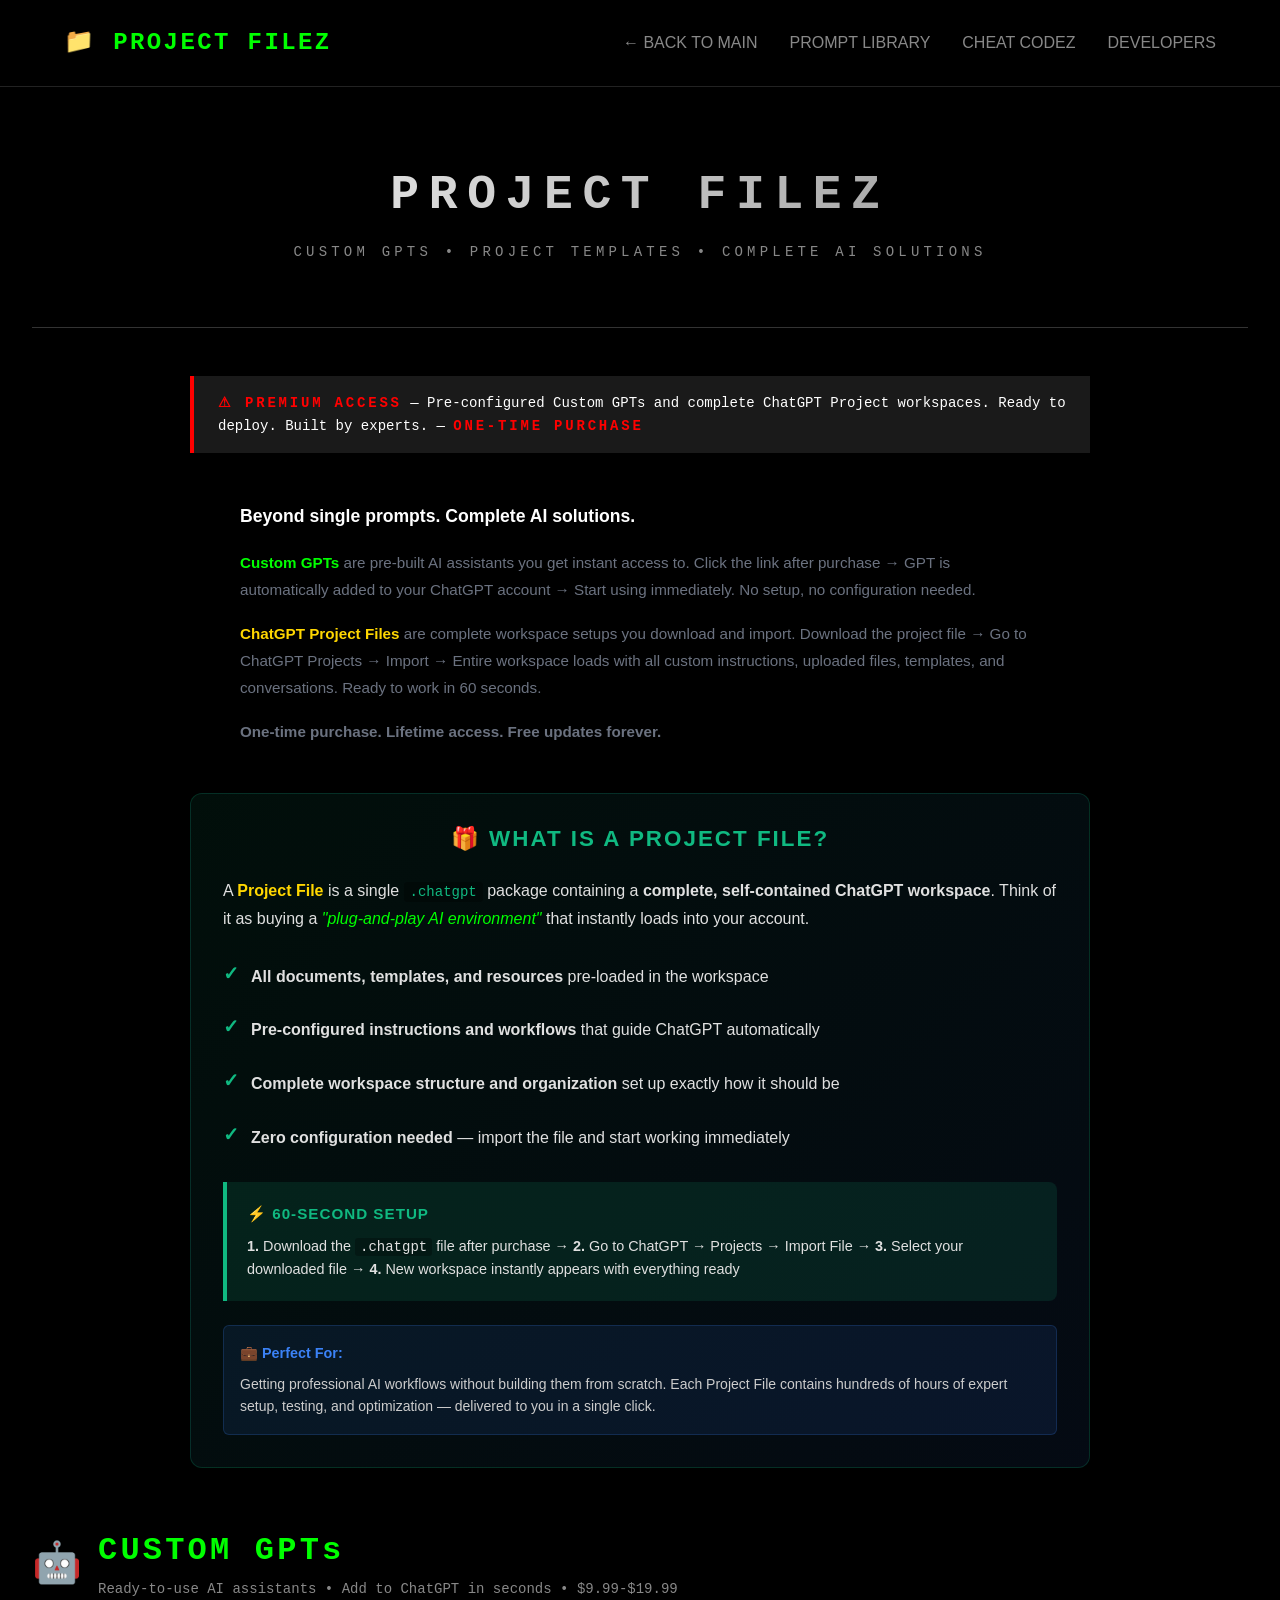
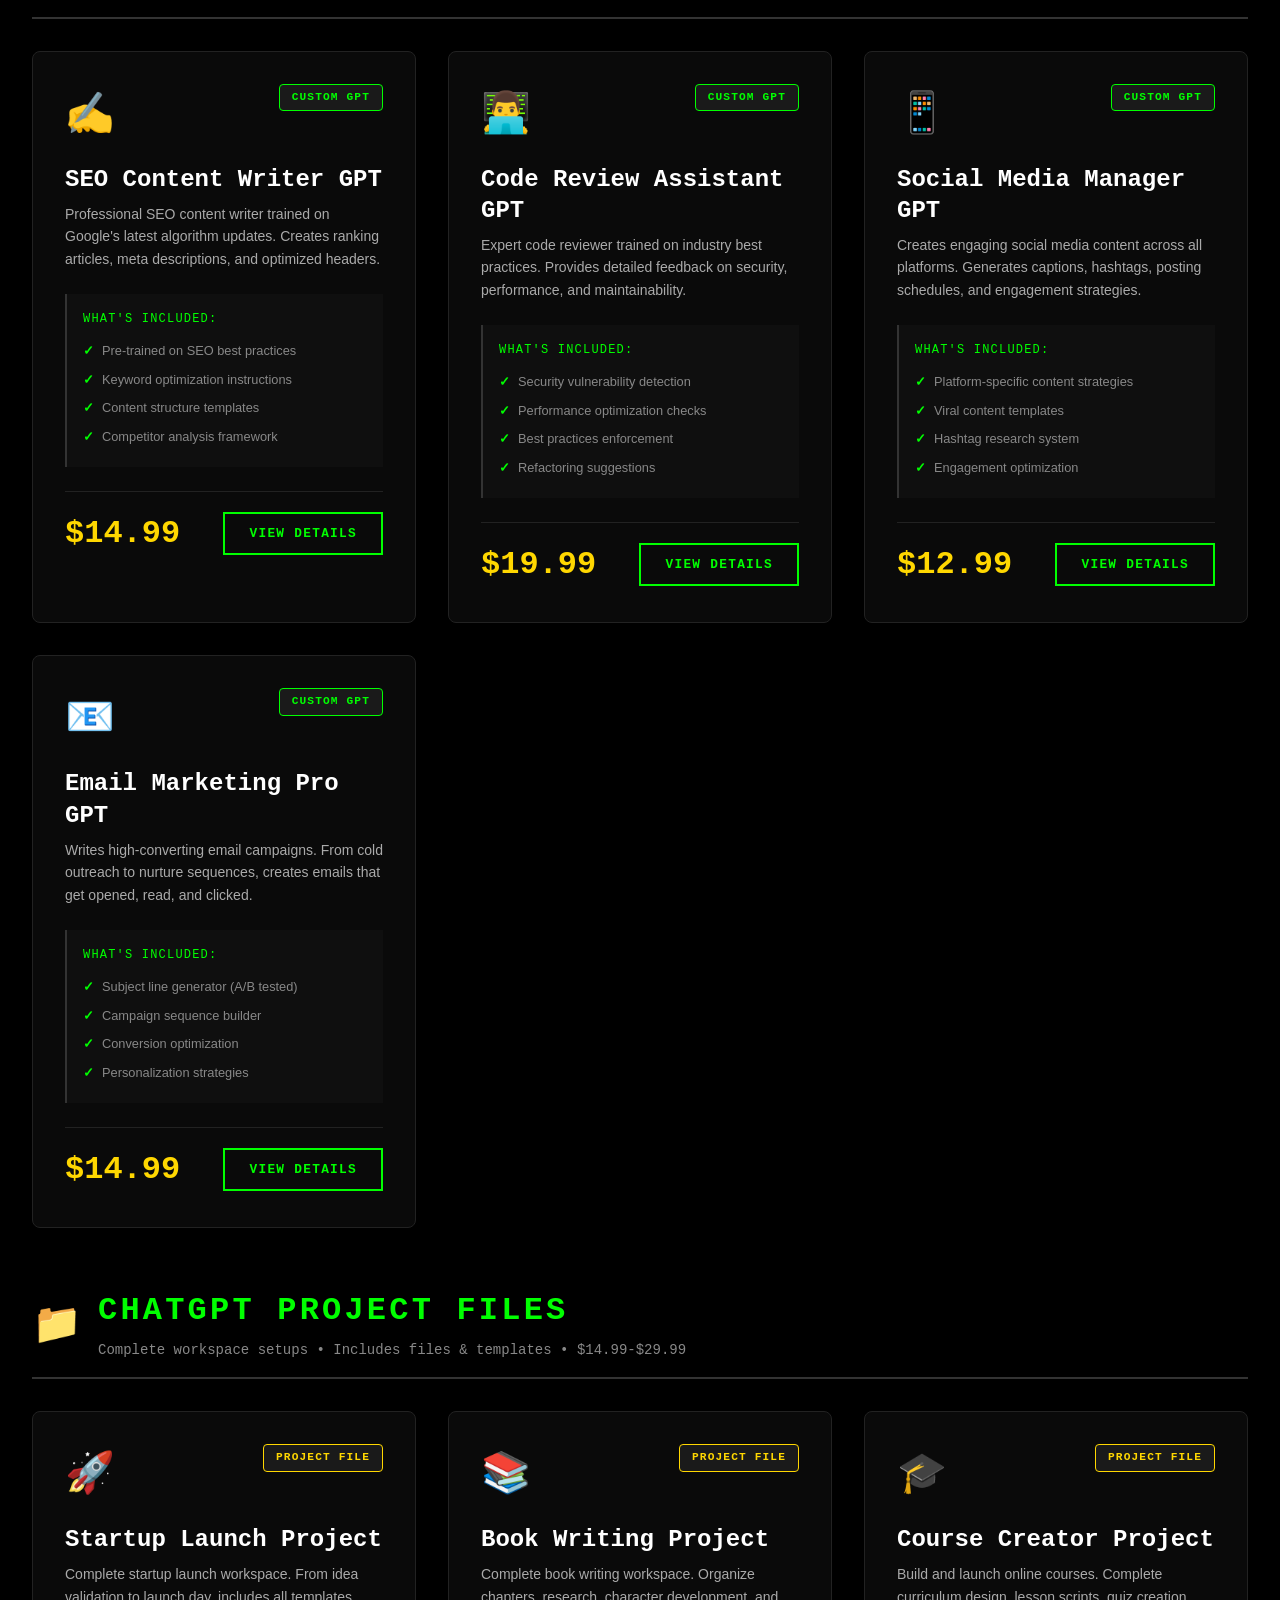
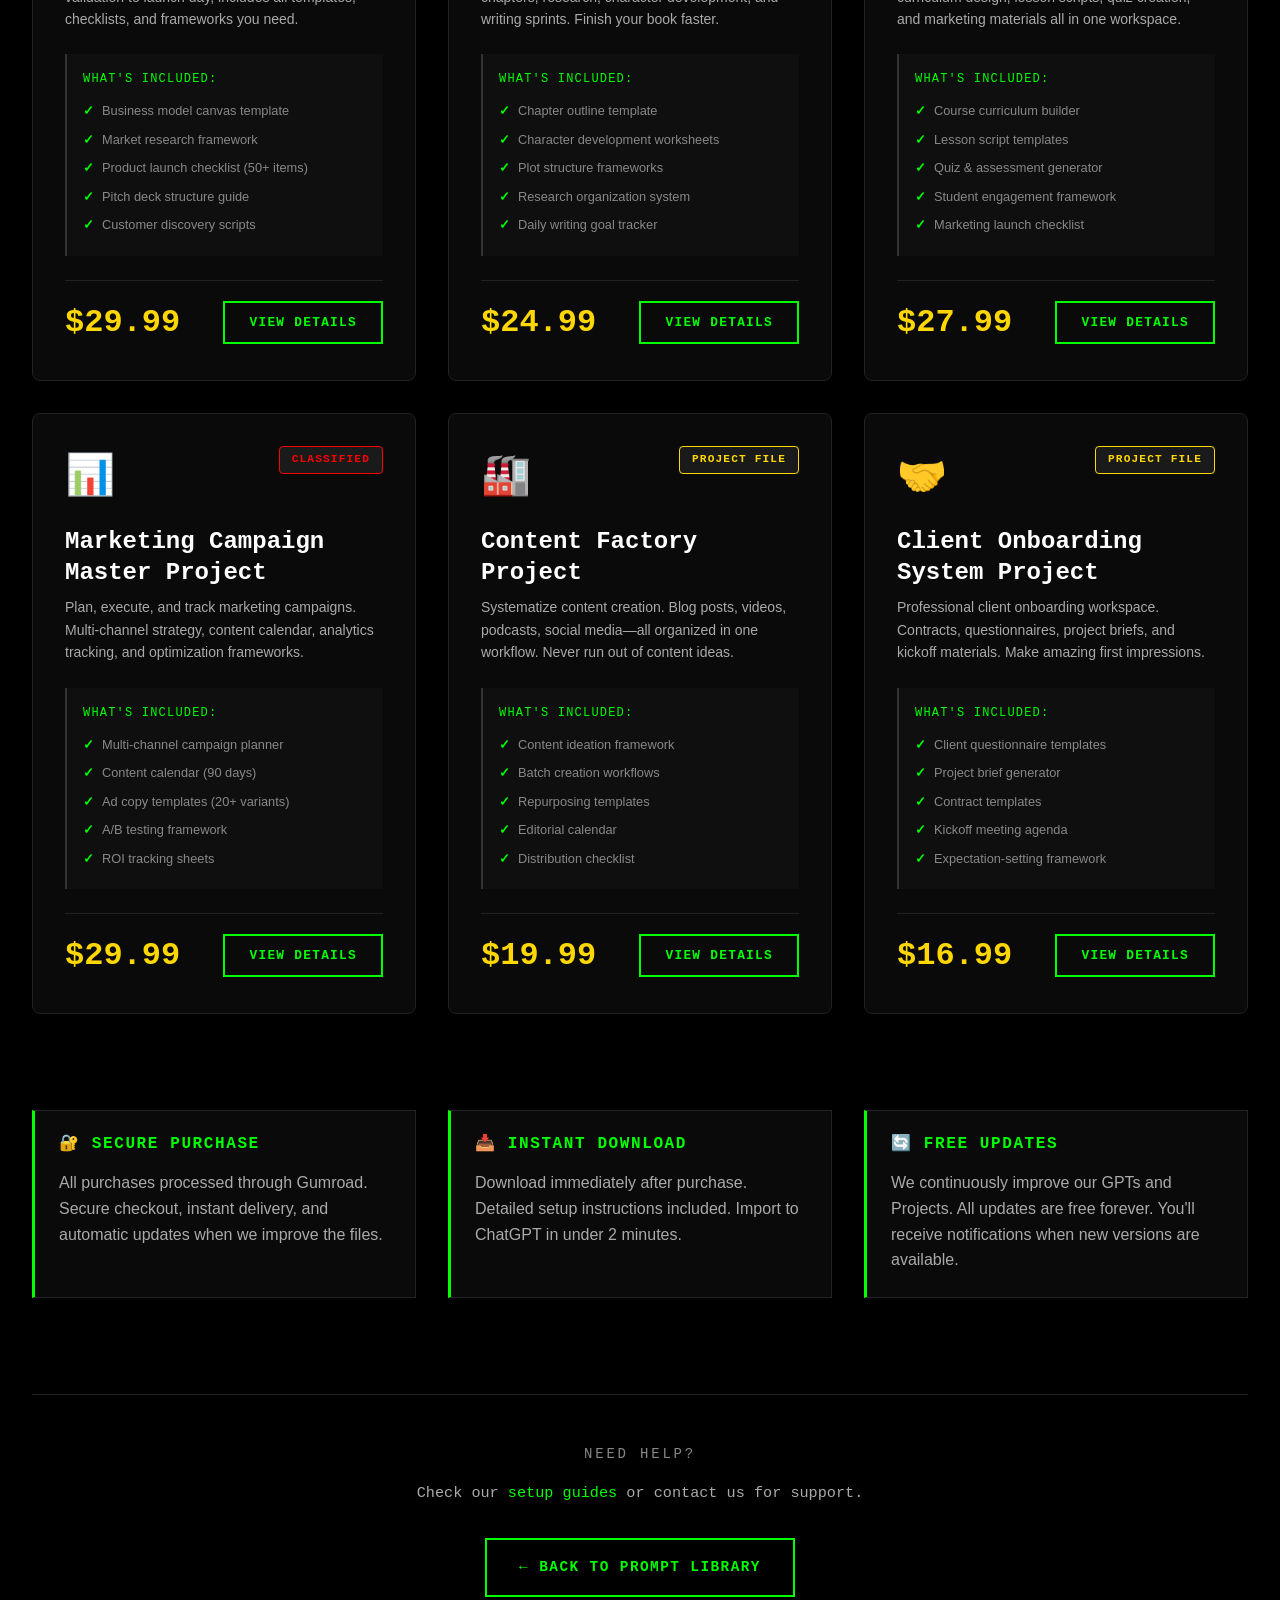
<file: project-filez.html>
<!DOCTYPE html>
<html lang="en">
<head>
  <meta charset="UTF-8">
  <meta name="viewport" content="width=device-width, initial-scale=1.0, maximum-scale=5.0, viewport-fit=cover">
  <title>PROJECT FILEZ - Custom GPTs & Project Templates</title>

  <!-- PWA Meta Tags -->
  <meta name="theme-color" content="#000000">
  <meta name="apple-mobile-web-app-capable" content="yes">
  <meta name="apple-mobile-web-app-status-bar-style" content="black-translucent">
  <link rel="manifest" href="manifest.json">
  <meta name="description" content="Premium Custom GPTs and ChatGPT Project Files. Complete AI solutions, ready to deploy.">

  <link rel="stylesheet" href="assets/css/style.css">
  <link rel="icon" href="data:image/svg+xml,<svg xmlns=%22http://www.w3.org/2000/svg%22 viewBox=%220 0 100 100%22><text y=%22.9em%22 font-size=%2290%22>📁</text></svg>">

  <style>
    /* PROJECT FILEZ DARK THEME */
    body {
      background: #000000;
      color: #ffffff;
    }

    .filez-container {
      max-width: 1400px;
      margin: 0 auto;
      padding: 2rem;
      font-family: 'Courier New', monospace;
    }

    .filez-header {
      text-align: center;
      padding: 3rem 0;
      border-bottom: 1px solid #333;
      margin-bottom: 3rem;
    }

    .filez-title {
      font-size: 3rem;
      font-weight: 700;
      letter-spacing: 0.2em;
      text-transform: uppercase;
      background: linear-gradient(90deg, #ffffff, #888888, #ffffff);
      -webkit-background-clip: text;
      -webkit-text-fill-color: transparent;
      background-size: 200% auto;
      animation: shimmer 3s linear infinite;
      margin-bottom: 1rem;
    }

    @keyframes shimmer {
      to { background-position: 200% center; }
    }

    .filez-subtitle {
      color: #888;
      font-size: 0.875rem;
      letter-spacing: 0.3em;
      text-transform: uppercase;
    }

    .classified-banner {
      background: #1a1a1a;
      border-left: 4px solid #ff0000;
      padding: 1rem 1.5rem;
      margin: 2rem auto;
      font-family: 'Courier New', monospace;
      font-size: 0.875rem;
      max-width: 900px;
    }

    .classified-text {
      color: #ff0000;
      font-weight: 700;
      letter-spacing: 0.2em;
    }

    /* Category Sections */
    .category-section {
      margin: 4rem 0;
    }

    .category-header {
      display: flex;
      align-items: center;
      gap: 1rem;
      margin-bottom: 2rem;
      padding-bottom: 1rem;
      border-bottom: 2px solid #333;
    }

    .category-icon {
      font-size: 2.5rem;
    }

    .category-title {
      font-size: 2rem;
      color: #00ff00;
      margin: 0;
      letter-spacing: 0.1em;
    }

    .category-desc {
      color: #888;
      font-size: 0.875rem;
      margin: 0.5rem 0 0;
    }

    /* Product Grid */
    .product-grid {
      display: grid;
      grid-template-columns: repeat(auto-fill, minmax(350px, 1fr));
      gap: 2rem;
      margin: 2rem 0;
    }

    .product-card {
      background: #0a0a0a;
      border: 1px solid #222;
      border-radius: 8px;
      padding: 2rem;
      transition: all 0.3s;
      cursor: pointer;
      position: relative;
      overflow: hidden;
    }

    .product-card:hover {
      border-color: #00ff00;
      transform: translateY(-4px);
      box-shadow: 0 8px 32px rgba(0, 255, 0, 0.1);
    }

    .product-card::before {
      content: '';
      position: absolute;
      top: 0;
      left: 0;
      right: 0;
      height: 4px;
      background: linear-gradient(90deg, #00ff00, #00aa00);
      opacity: 0;
      transition: opacity 0.3s;
    }

    .product-card:hover::before {
      opacity: 1;
    }

    .product-header {
      display: flex;
      justify-content: space-between;
      align-items: flex-start;
      margin-bottom: 1rem;
    }

    .product-icon {
      font-size: 2.5rem;
    }

    .product-badge {
      padding: 0.25rem 0.75rem;
      background: #1a1a1a;
      border-radius: 4px;
      font-size: 0.7rem;
      text-transform: uppercase;
      letter-spacing: 0.1em;
      font-weight: 700;
    }

    .badge-gpt {
      color: #00ff00;
      border: 1px solid #00ff00;
    }

    .badge-project {
      color: #ffd700;
      border: 1px solid #ffd700;
    }

    .badge-classified {
      color: #ff0000;
      border: 1px solid #ff0000;
    }

    .product-title {
      font-size: 1.5rem;
      color: #fff;
      margin: 1rem 0 0.5rem;
      line-height: 1.3;
    }

    .product-desc {
      color: #aaa;
      font-size: 0.875rem;
      line-height: 1.6;
      margin-bottom: 1.5rem;
      font-family: -apple-system, BlinkMacSystemFont, 'Segoe UI', sans-serif;
    }

    .product-includes {
      background: #0f0f0f;
      border-left: 2px solid #333;
      padding: 1rem;
      margin-bottom: 1.5rem;
    }

    .product-includes-title {
      color: #00ff00;
      font-size: 0.75rem;
      text-transform: uppercase;
      letter-spacing: 0.1em;
      margin-bottom: 0.5rem;
    }

    .product-includes ul {
      list-style: none;
      padding: 0;
      margin: 0;
    }

    .product-includes li {
      color: #888;
      font-size: 0.8rem;
      padding: 0.25rem 0;
      font-family: -apple-system, BlinkMacSystemFont, 'Segoe UI', sans-serif;
    }

    .product-includes li::before {
      content: '✓';
      color: #00ff00;
      margin-right: 0.5rem;
      font-weight: 700;
    }

    .product-footer {
      display: flex;
      justify-content: space-between;
      align-items: center;
      padding-top: 1rem;
      border-top: 1px solid #222;
    }

    .product-price {
      font-size: 2rem;
      color: #ffd700;
      font-weight: 700;
    }

    .btn-filez {
      padding: 0.75rem 1.5rem;
      font-family: 'Courier New', monospace;
      text-transform: uppercase;
      letter-spacing: 0.1em;
      font-weight: 700;
      font-size: 0.8rem;
      border: 2px solid #00ff00;
      background: transparent;
      color: #00ff00;
      cursor: pointer;
      transition: all 0.2s;
      text-align: center;
      text-decoration: none;
      display: inline-block;
    }

    .btn-filez:hover {
      background: #00ff00;
      color: #000;
      box-shadow: 0 0 20px rgba(0, 255, 0, 0.3);
    }

    /* Modal */
    .modal {
      display: none;
      position: fixed;
      top: 0;
      left: 0;
      right: 0;
      bottom: 0;
      background: rgba(0, 0, 0, 0.95);
      z-index: 9999;
      overflow-y: auto;
      padding: 2rem;
    }

    .modal.active {
      display: flex;
      align-items: center;
      justify-content: center;
    }

    .modal-content {
      background: #0a0a0a;
      border: 1px solid #333;
      border-radius: 8px;
      max-width: 700px;
      width: 100%;
      padding: 2.5rem;
      position: relative;
    }

    .modal-close {
      position: absolute;
      top: 1rem;
      right: 1rem;
      background: transparent;
      border: none;
      color: #666;
      font-size: 2rem;
      cursor: pointer;
      line-height: 1;
      padding: 0.5rem;
    }

    .modal-close:hover {
      color: #fff;
    }

    .modal-title {
      font-size: 2rem;
      color: #00ff00;
      margin-bottom: 1rem;
    }

    .modal-body {
      color: #ccc;
      line-height: 1.8;
      margin: 2rem 0;
      font-family: -apple-system, BlinkMacSystemFont, 'Segoe UI', sans-serif;
    }

    .modal-body h4 {
      color: #fff;
      margin-top: 1.5rem;
      margin-bottom: 0.75rem;
      font-family: 'Courier New', monospace;
    }

    .modal-body ul {
      padding-left: 2rem;
    }

    .modal-body li {
      margin-bottom: 0.75rem;
      color: #aaa;
    }

    .modal-price {
      font-size: 3rem;
      color: #ffd700;
      font-weight: 700;
      text-align: center;
      margin: 2rem 0;
      font-family: 'Courier New', monospace;
    }

    .modal-buttons {
      display: flex;
      gap: 1rem;
      margin-top: 2rem;
    }

    .btn-primary-modal {
      flex: 2;
      padding: 1.25rem 2rem;
      background: #00ff00;
      color: #000;
      border: none;
      font-weight: 700;
      font-family: 'Courier New', monospace;
      text-transform: uppercase;
      letter-spacing: 0.1em;
      cursor: pointer;
      transition: all 0.2s;
      text-decoration: none;
      text-align: center;
      font-size: 1rem;
    }

    .btn-primary-modal:hover {
      box-shadow: 0 0 30px rgba(0, 255, 0, 0.5);
      transform: translateY(-2px);
    }

    .btn-secondary-modal {
      flex: 1;
      padding: 1.25rem 2rem;
      background: transparent;
      color: #666;
      border: 2px solid #333;
      font-weight: 700;
      font-family: 'Courier New', monospace;
      text-transform: uppercase;
      letter-spacing: 0.1em;
      cursor: pointer;
      transition: all 0.2s;
      text-align: center;
      text-decoration: none;
      font-size: 1rem;
    }

    .btn-secondary-modal:hover {
      border-color: #666;
      color: #aaa;
    }

    .navbar {
      background: #000;
      border-bottom: 1px solid #222;
    }

    .navbar-brand {
      color: #00ff00 !important;
      font-family: 'Courier New', monospace;
      letter-spacing: 0.1em;
    }

    .navbar-nav a {
      color: #888 !important;
    }

    .navbar-nav a:hover {
      color: #00ff00 !important;
    }

    .info-box {
      background: #0a0a0a;
      border: 1px solid #222;
      border-left: 3px solid #00ff00;
      padding: 1.5rem;
      margin: 2rem 0;
    }

    .info-box h3 {
      color: #00ff00;
      margin-top: 0;
      font-size: 1rem;
      text-transform: uppercase;
      letter-spacing: 0.1em;
    }

    .info-box p {
      color: #aaa;
      margin: 0;
      line-height: 1.6;
      font-family: -apple-system, BlinkMacSystemFont, 'Segoe UI', sans-serif;
    }

    @media (max-width: 768px) {
      .product-grid {
        grid-template-columns: 1fr;
      }

      .filez-title {
        font-size: 2rem;
      }

      .modal-content {
        padding: 1.5rem;
      }

      .modal-buttons {
        flex-direction: column;
      }
    }
  </style>
</head>
<body>

  <!-- NAVIGATION -->
  <nav class="navbar">
    <div class="container">
      <a href="index.html" class="navbar-brand">
        📁 PROJECT FILEZ
      </a>

      <ul class="navbar-nav">
        <li><a href="index.html">← BACK TO MAIN</a></li>
        <li><a href="hub.html">PROMPT LIBRARY</a></li>
        <li><a href="cheat-codez.html">CHEAT CODEZ</a></li>
        <li><a href="developer.html">DEVELOPERS</a></li>
      </ul>
    </div>
  </nav>

  <div class="filez-container">

    <!-- HEADER -->
    <div class="filez-header">
      <h1 class="filez-title">PROJECT FILEZ</h1>
      <p class="filez-subtitle">Custom GPTs • Project Templates • Complete AI Solutions</p>
    </div>

    <!-- CLASSIFIED WARNING -->
    <div class="classified-banner">
      <span class="classified-text">⚠ PREMIUM ACCESS</span> —
      Pre-configured Custom GPTs and complete ChatGPT Project workspaces.
      Ready to deploy. Built by experts. —
      <span class="classified-text">ONE-TIME PURCHASE</span>
    </div>

    <!-- INTRODUCTION -->
    <div style="max-width: 800px; margin: 3rem auto; color: #aaa; line-height: 1.8; font-size: 0.95rem; font-family: -apple-system, BlinkMacSystemFont, 'Segoe UI', sans-serif;">
      <p style="color: #fff; font-size: 1.1rem; font-weight: 600;">
        Beyond single prompts. Complete AI solutions.
      </p>
      <p>
        <strong style="color: #00ff00;">Custom GPTs</strong> are pre-built AI assistants you get instant access to.
        Click the link after purchase → GPT is automatically added to your ChatGPT account → Start using immediately.
        No setup, no configuration needed.
      </p>
      <p>
        <strong style="color: #ffd700;">ChatGPT Project Files</strong> are complete workspace setups you download and import.
        Download the project file → Go to ChatGPT Projects → Import → Entire workspace loads with all custom instructions,
        uploaded files, templates, and conversations. Ready to work in 60 seconds.
      </p>
      <p style="margin-bottom: 0;">
        <strong>One-time purchase. Lifetime access. Free updates forever.</strong>
      </p>
    </div>

    <!-- WHAT IS A PROJECT FILE? -->
    <div style="max-width: 900px; margin: 3rem auto; background: linear-gradient(135deg, rgba(16, 185, 129, 0.08), rgba(59, 130, 246, 0.08));
         border: 1px solid rgba(16, 185, 129, 0.2); border-radius: 12px; padding: 2rem; font-family: -apple-system, BlinkMacSystemFont, 'Segoe UI', sans-serif;">

      <h3 style="margin: 0 0 1.5rem; font-size: 1.4rem; color: #10b981; text-align: center; text-transform: uppercase; letter-spacing: 2px;">
        🎁 What is a Project File?
      </h3>

      <p style="margin: 0 0 1.5rem; line-height: 1.7; color: #e0e0e0; font-size: 1rem;">
        A <strong style="color: #ffd700;">Project File</strong> is a single <code style="background: rgba(0,0,0,0.3); padding: 2px 6px; border-radius: 3px; color: #10b981;">.chatgpt</code> package containing a <strong>complete, self-contained ChatGPT workspace</strong>.
        Think of it as buying a <em style="color: #00ff00;">"plug-and-play AI environment"</em> that instantly loads into your account.
      </p>

      <div style="display: grid; gap: 0.75rem; margin-bottom: 1.5rem;">
        <div style="display: flex; align-items: start; gap: 0.75rem; padding: 0.5rem 0;">
          <span style="color: #10b981; font-weight: 700; font-size: 1.2rem; line-height: 1;">✓</span>
          <span style="color: #e0e0e0; line-height: 1.6;"><strong>All documents, templates, and resources</strong> pre-loaded in the workspace</span>
        </div>
        <div style="display: flex; align-items: start; gap: 0.75rem; padding: 0.5rem 0;">
          <span style="color: #10b981; font-weight: 700; font-size: 1.2rem; line-height: 1;">✓</span>
          <span style="color: #e0e0e0; line-height: 1.6;"><strong>Pre-configured instructions and workflows</strong> that guide ChatGPT automatically</span>
        </div>
        <div style="display: flex; align-items: start; gap: 0.75rem; padding: 0.5rem 0;">
          <span style="color: #10b981; font-weight: 700; font-size: 1.2rem; line-height: 1;">✓</span>
          <span style="color: #e0e0e0; line-height: 1.6;"><strong>Complete workspace structure and organization</strong> set up exactly how it should be</span>
        </div>
        <div style="display: flex; align-items: start; gap: 0.75rem; padding: 0.5rem 0;">
          <span style="color: #10b981; font-weight: 700; font-size: 1.2rem; line-height: 1;">✓</span>
          <span style="color: #e0e0e0; line-height: 1.6;"><strong>Zero configuration needed</strong> — import the file and start working immediately</span>
        </div>
      </div>

      <div style="background: rgba(16, 185, 129, 0.12); border-left: 4px solid #10b981; padding: 1.25rem; border-radius: 0 8px 8px 0; margin-bottom: 1.5rem;">
        <div style="color: #10b981; font-weight: 700; margin-bottom: 0.5rem; font-size: 0.95rem; text-transform: uppercase; letter-spacing: 1px;">
          ⚡ 60-Second Setup
        </div>
        <div style="font-size: 0.9rem; color: #e0e0e0; line-height: 1.6;">
          <strong>1.</strong> Download the <code style="background: rgba(0,0,0,0.3); padding: 1px 5px; border-radius: 3px;">.chatgpt</code> file after purchase →
          <strong>2.</strong> Go to ChatGPT → Projects → Import File →
          <strong>3.</strong> Select your downloaded file →
          <strong>4.</strong> New workspace instantly appears with everything ready
        </div>
      </div>

      <div style="background: rgba(59, 130, 246, 0.1); padding: 1rem; border-radius: 6px; border: 1px solid rgba(59, 130, 246, 0.2);">
        <div style="color: #3b82f6; font-weight: 600; margin-bottom: 0.5rem; font-size: 0.9rem;">
          💼 Perfect For:
        </div>
        <div style="color: #ccc; font-size: 0.875rem; line-height: 1.6;">
          Getting professional AI workflows without building them from scratch. Each Project File contains hundreds of hours of expert setup, testing, and optimization — delivered to you in a single click.
        </div>
      </div>
    </div>

    <!-- CUSTOM GPTs SECTION -->
    <div class="category-section">
      <div class="category-header">
        <span class="category-icon">🤖</span>
        <div style="flex-grow: 1;">
          <h2 class="category-title">CUSTOM GPTs</h2>
          <p class="category-desc">Ready-to-use AI assistants • Add to ChatGPT in seconds • $9.99-$19.99</p>
        </div>
      </div>

      <div class="product-grid">

        <!-- GPT 1: SEO Content Writer -->
        <div class="product-card" onclick="openProduct('gpt-seo-writer')">
          <div class="product-header">
            <span class="product-icon">✍️</span>
            <span class="product-badge badge-gpt">CUSTOM GPT</span>
          </div>
          <h3 class="product-title">SEO Content Writer GPT</h3>
          <p class="product-desc">
            Professional SEO content writer trained on Google's latest algorithm updates.
            Creates ranking articles, meta descriptions, and optimized headers.
          </p>
          <div class="product-includes">
            <div class="product-includes-title">What's Included:</div>
            <ul>
              <li>Pre-trained on SEO best practices</li>
              <li>Keyword optimization instructions</li>
              <li>Content structure templates</li>
              <li>Competitor analysis framework</li>
            </ul>
          </div>
          <div class="product-footer">
            <span class="product-price">$14.99</span>
            <button class="btn-filez">VIEW DETAILS</button>
          </div>
        </div>

        <!-- GPT 2: Code Review Assistant -->
        <div class="product-card" onclick="openProduct('gpt-code-reviewer')">
          <div class="product-header">
            <span class="product-icon">👨‍💻</span>
            <span class="product-badge badge-gpt">CUSTOM GPT</span>
          </div>
          <h3 class="product-title">Code Review Assistant GPT</h3>
          <p class="product-desc">
            Expert code reviewer trained on industry best practices. Provides detailed
            feedback on security, performance, and maintainability.
          </p>
          <div class="product-includes">
            <div class="product-includes-title">What's Included:</div>
            <ul>
              <li>Security vulnerability detection</li>
              <li>Performance optimization checks</li>
              <li>Best practices enforcement</li>
              <li>Refactoring suggestions</li>
            </ul>
          </div>
          <div class="product-footer">
            <span class="product-price">$19.99</span>
            <button class="btn-filez">VIEW DETAILS</button>
          </div>
        </div>

        <!-- GPT 3: Social Media Manager -->
        <div class="product-card" onclick="openProduct('gpt-social-media')">
          <div class="product-header">
            <span class="product-icon">📱</span>
            <span class="product-badge badge-gpt">CUSTOM GPT</span>
          </div>
          <h3 class="product-title">Social Media Manager GPT</h3>
          <p class="product-desc">
            Creates engaging social media content across all platforms. Generates captions,
            hashtags, posting schedules, and engagement strategies.
          </p>
          <div class="product-includes">
            <div class="product-includes-title">What's Included:</div>
            <ul>
              <li>Platform-specific content strategies</li>
              <li>Viral content templates</li>
              <li>Hashtag research system</li>
              <li>Engagement optimization</li>
            </ul>
          </div>
          <div class="product-footer">
            <span class="product-price">$12.99</span>
            <button class="btn-filez">VIEW DETAILS</button>
          </div>
        </div>

        <!-- GPT 4: Email Marketing Pro -->
        <div class="product-card" onclick="openProduct('gpt-email-marketing')">
          <div class="product-header">
            <span class="product-icon">📧</span>
            <span class="product-badge badge-gpt">CUSTOM GPT</span>
          </div>
          <h3 class="product-title">Email Marketing Pro GPT</h3>
          <p class="product-desc">
            Writes high-converting email campaigns. From cold outreach to nurture sequences,
            creates emails that get opened, read, and clicked.
          </p>
          <div class="product-includes">
            <div class="product-includes-title">What's Included:</div>
            <ul>
              <li>Subject line generator (A/B tested)</li>
              <li>Campaign sequence builder</li>
              <li>Conversion optimization</li>
              <li>Personalization strategies</li>
            </ul>
          </div>
          <div class="product-footer">
            <span class="product-price">$14.99</span>
            <button class="btn-filez">VIEW DETAILS</button>
          </div>
        </div>

      </div>
    </div>

    <!-- CHATGPT PROJECTS SECTION -->
    <div class="category-section">
      <div class="category-header">
        <span class="category-icon">📁</span>
        <div style="flex-grow: 1;">
          <h2 class="category-title">CHATGPT PROJECT FILES</h2>
          <p class="category-desc">Complete workspace setups • Includes files & templates • $14.99-$29.99</p>
        </div>
      </div>

      <div class="product-grid">

        <!-- Project 1: Startup Launch -->
        <div class="product-card" onclick="openProduct('project-startup')">
          <div class="product-header">
            <span class="product-icon">🚀</span>
            <span class="product-badge badge-project">PROJECT FILE</span>
          </div>
          <h3 class="product-title">Startup Launch Project</h3>
          <p class="product-desc">
            Complete startup launch workspace. From idea validation to launch day,
            includes all templates, checklists, and frameworks you need.
          </p>
          <div class="product-includes">
            <div class="product-includes-title">What's Included:</div>
            <ul>
              <li>Business model canvas template</li>
              <li>Market research framework</li>
              <li>Product launch checklist (50+ items)</li>
              <li>Pitch deck structure guide</li>
              <li>Customer discovery scripts</li>
            </ul>
          </div>
          <div class="product-footer">
            <span class="product-price">$29.99</span>
            <button class="btn-filez">VIEW DETAILS</button>
          </div>
        </div>

        <!-- Project 2: Book Writing -->
        <div class="product-card" onclick="openProduct('project-book-writing')">
          <div class="product-header">
            <span class="product-icon">📚</span>
            <span class="product-badge badge-project">PROJECT FILE</span>
          </div>
          <h3 class="product-title">Book Writing Project</h3>
          <p class="product-desc">
            Complete book writing workspace. Organize chapters, research, character development,
            and writing sprints. Finish your book faster.
          </p>
          <div class="product-includes">
            <div class="product-includes-title">What's Included:</div>
            <ul>
              <li>Chapter outline template</li>
              <li>Character development worksheets</li>
              <li>Plot structure frameworks</li>
              <li>Research organization system</li>
              <li>Daily writing goal tracker</li>
            </ul>
          </div>
          <div class="product-footer">
            <span class="product-price">$24.99</span>
            <button class="btn-filez">VIEW DETAILS</button>
          </div>
        </div>

        <!-- Project 3: Course Creator -->
        <div class="product-card" onclick="openProduct('project-course-creator')">
          <div class="product-header">
            <span class="product-icon">🎓</span>
            <span class="product-badge badge-project">PROJECT FILE</span>
          </div>
          <h3 class="product-title">Course Creator Project</h3>
          <p class="product-desc">
            Build and launch online courses. Complete curriculum design, lesson scripts,
            quiz creation, and marketing materials all in one workspace.
          </p>
          <div class="product-includes">
            <div class="product-includes-title">What's Included:</div>
            <ul>
              <li>Course curriculum builder</li>
              <li>Lesson script templates</li>
              <li>Quiz & assessment generator</li>
              <li>Student engagement framework</li>
              <li>Marketing launch checklist</li>
            </ul>
          </div>
          <div class="product-footer">
            <span class="product-price">$27.99</span>
            <button class="btn-filez">VIEW DETAILS</button>
          </div>
        </div>

        <!-- Project 4: Marketing Campaign -->
        <div class="product-card" onclick="openProduct('project-marketing')">
          <div class="product-header">
            <span class="product-icon">📊</span>
            <span class="product-badge badge-classified">CLASSIFIED</span>
          </div>
          <h3 class="product-title">Marketing Campaign Master Project</h3>
          <p class="product-desc">
            Plan, execute, and track marketing campaigns. Multi-channel strategy,
            content calendar, analytics tracking, and optimization frameworks.
          </p>
          <div class="product-includes">
            <div class="product-includes-title">What's Included:</div>
            <ul>
              <li>Multi-channel campaign planner</li>
              <li>Content calendar (90 days)</li>
              <li>Ad copy templates (20+ variants)</li>
              <li>A/B testing framework</li>
              <li>ROI tracking sheets</li>
            </ul>
          </div>
          <div class="product-footer">
            <span class="product-price">$29.99</span>
            <button class="btn-filez">VIEW DETAILS</button>
          </div>
        </div>

        <!-- Project 5: Content Factory -->
        <div class="product-card" onclick="openProduct('project-content-factory')">
          <div class="product-header">
            <span class="product-icon">🏭</span>
            <span class="product-badge badge-project">PROJECT FILE</span>
          </div>
          <h3 class="product-title">Content Factory Project</h3>
          <p class="product-desc">
            Systematize content creation. Blog posts, videos, podcasts, social media—all
            organized in one workflow. Never run out of content ideas.
          </p>
          <div class="product-includes">
            <div class="product-includes-title">What's Included:</div>
            <ul>
              <li>Content ideation framework</li>
              <li>Batch creation workflows</li>
              <li>Repurposing templates</li>
              <li>Editorial calendar</li>
              <li>Distribution checklist</li>
            </ul>
          </div>
          <div class="product-footer">
            <span class="product-price">$19.99</span>
            <button class="btn-filez">VIEW DETAILS</button>
          </div>
        </div>

        <!-- Project 6: Client Onboarding -->
        <div class="product-card" onclick="openProduct('project-client-onboarding')">
          <div class="product-header">
            <span class="product-icon">🤝</span>
            <span class="product-badge badge-project">PROJECT FILE</span>
          </div>
          <h3 class="product-title">Client Onboarding System Project</h3>
          <p class="product-desc">
            Professional client onboarding workspace. Contracts, questionnaires, project
            briefs, and kickoff materials. Make amazing first impressions.
          </p>
          <div class="product-includes">
            <div class="product-includes-title">What's Included:</div>
            <ul>
              <li>Client questionnaire templates</li>
              <li>Project brief generator</li>
              <li>Contract templates</li>
              <li>Kickoff meeting agenda</li>
              <li>Expectation-setting framework</li>
            </ul>
          </div>
          <div class="product-footer">
            <span class="product-price">$16.99</span>
            <button class="btn-filez">VIEW DETAILS</button>
          </div>
        </div>

      </div>
    </div>

    <!-- INFO BOXES -->
    <div style="display: grid; grid-template-columns: repeat(auto-fit, minmax(300px, 1fr)); gap: 2rem; margin: 4rem 0;">

      <div class="info-box">
        <h3>🔐 Secure Purchase</h3>
        <p>
          All purchases processed through Gumroad. Secure checkout, instant delivery,
          and automatic updates when we improve the files.
        </p>
      </div>

      <div class="info-box">
        <h3>📥 Instant Download</h3>
        <p>
          Download immediately after purchase. Detailed setup instructions included.
          Import to ChatGPT in under 2 minutes.
        </p>
      </div>

      <div class="info-box">
        <h3>🔄 Free Updates</h3>
        <p>
          We continuously improve our GPTs and Projects. All updates are free forever.
          You'll receive notifications when new versions are available.
        </p>
      </div>

    </div>

    <!-- FOOTER CTA -->
    <div style="text-align: center; margin: 4rem 0; padding: 3rem 0; border-top: 1px solid #222;">
      <p style="color: #888; font-size: 0.875rem; text-transform: uppercase; letter-spacing: 0.2em; margin-bottom: 1rem;">
        Need Help?
      </p>
      <p style="color: #aaa; font-size: 0.95rem; margin-bottom: 2rem;">
        Check our <a href="how-it-works.html" style="color: #00ff00;">setup guides</a> or
        contact us for support.
      </p>
      <a href="hub.html" class="btn-filez" style="padding: 1rem 2rem; font-size: 0.9rem;">
        ← Back to Prompt Library
      </a>
    </div>

  </div>

  <!-- MODAL -->
  <div id="productModal" class="modal">
    <div class="modal-content">
      <button class="modal-close" onclick="closeModal()">&times;</button>

      <div id="modalContent">
        <!-- Dynamic content loaded here -->
      </div>
    </div>
  </div>

  <!-- Scripts -->
  <script src="assets/js/security.js"></script>
  <script src="assets/js/auth.js"></script>
  <script src="assets/js/email-integration.js"></script>
  <!-- <script src="assets/js/system-monitor.js"></script> Disabled - causes performance issues -->
  <script src="assets/js/accessibility.js"></script>
  <script src="assets/js/sw-register.js"></script>
  <script src="assets/js/utils.js"></script>

  <script>
    // Product data
    const products = {
      // CUSTOM GPTs
      'gpt-seo-writer': {
        type: 'gpt',
        icon: '✍️',
        title: 'SEO Content Writer GPT',
        price: 14.99,
        description: 'Professional SEO content writer trained on Google\'s latest algorithm updates, E-E-A-T principles, and ranking factors.',
        fullDescription: `
          <h4>What This GPT Does:</h4>
          <p>This Custom GPT is your personal SEO content specialist. It understands Google's ranking factors, E-E-A-T principles, and writes content designed to rank.</p>

          <h4>Key Features:</h4>
          <ul>
            <li><strong>Keyword Optimization:</strong> Naturally integrates primary and LSI keywords</li>
            <li><strong>Content Structure:</strong> Proper H1-H6 hierarchy, scannable paragraphs</li>
            <li><strong>Meta Generation:</strong> Creates optimized titles and descriptions</li>
            <li><strong>Competitor Analysis:</strong> Analyzes top-ranking content and beats it</li>
            <li><strong>Internal Linking:</strong> Suggests strategic linking opportunities</li>
          </ul>

          <h4>Perfect For:</h4>
          <ul>
            <li>Blog posts that rank on page 1</li>
            <li>Product descriptions that convert</li>
            <li>Landing pages optimized for search</li>
            <li>Content updates to improve rankings</li>
          </ul>

          <h4>What's Included:</h4>
          <ul>
            <li>Custom GPT configuration file</li>
            <li>SEO knowledge base (20+ documents)</li>
            <li>Setup guide with screenshots</li>
            <li>Example prompts to get started</li>
            <li>Free updates when Google algorithm changes</li>
          </ul>
        `,
        gumroadUrl: 'https://gumroad.com/l/projectfilez', // Replace with actual Gumroad URL
        gptAccessLink: 'https://chat.openai.com/g/gpt-promptplaygroundz', // Replace with actual GPT share link
        setupGuide: 'Instant access: 1) Purchase complete → 2) Click the GPT access link → 3) GPT automatically added to your ChatGPT account. Start using immediately!'
      },

      'gpt-code-reviewer': {
        type: 'gpt',
        icon: '👨‍💻',
        title: 'Code Review Assistant GPT',
        price: 19.99,
        description: 'Expert code reviewer trained on industry best practices, OWASP Top 10, and performance optimization techniques.',
        fullDescription: `
          <h4>What This GPT Does:</h4>
          <p>This Custom GPT reviews your code like a senior engineer. It catches bugs, security vulnerabilities, performance issues, and suggests improvements.</p>

          <h4>Key Features:</h4>
          <ul>
            <li><strong>Security Scanning:</strong> Detects XSS, SQL injection, CSRF, and OWASP Top 10</li>
            <li><strong>Performance Analysis:</strong> Identifies bottlenecks and optimization opportunities</li>
            <li><strong>Best Practices:</strong> Enforces clean code, SOLID principles, DRY</li>
            <li><strong>Refactoring Suggestions:</strong> Practical improvements with code examples</li>
            <li><strong>Documentation Review:</strong> Checks if code is properly documented</li>
          </ul>

          <h4>Supports:</h4>
          <ul>
            <li>JavaScript/TypeScript (Node.js, React, Vue, Angular)</li>
            <li>Python (Django, Flask, FastAPI)</li>
            <li>Java/Kotlin (Spring, Android)</li>
            <li>Go, Rust, PHP, Ruby</li>
          </ul>

          <h4>What's Included:</h4>
          <ul>
            <li>Custom GPT with security expertise</li>
            <li>Code review checklist knowledge base</li>
            <li>OWASP Top 10 reference docs</li>
            <li>Performance optimization guide</li>
            <li>Setup instructions</li>
          </ul>
        `,
        gumroadUrl: 'https://gumroad.com/l/projectfilez',
        gptAccessLink: 'https://chat.openai.com/g/gpt-promptplaygroundz',
        setupGuide: 'Instant access: Click the GPT link after purchase → GPT added to your account → Paste code and get instant reviews!'
      },

      'gpt-social-media': {
        type: 'gpt',
        icon: '📱',
        title: 'Social Media Manager GPT',
        price: 12.99,
        description: 'Creates viral-ready content for all platforms. Captions, hashtags, schedules, and engagement strategies.',
        fullDescription: `
          <h4>What This GPT Does:</h4>
          <p>Your AI social media manager. Creates platform-specific content that gets engagement, followers, and sales.</p>

          <h4>Key Features:</h4>
          <ul>
            <li><strong>Platform Optimization:</strong> Twitter, Instagram, LinkedIn, TikTok, Facebook</li>
            <li><strong>Viral Content Formula:</strong> Trained on millions of high-performing posts</li>
            <li><strong>Hashtag Strategy:</strong> Researches and suggests optimal hashtags</li>
            <li><strong>Posting Schedule:</strong> Recommends best times for each platform</li>
            <li><strong>Engagement Tactics:</strong> Creates conversation-starting content</li>
          </ul>

          <h4>Perfect For:</h4>
          <ul>
            <li>Personal brands building followings</li>
            <li>Businesses growing social presence</li>
            <li>Agencies managing multiple clients</li>
            <li>Creators needing consistent content</li>
          </ul>

          <h4>What's Included:</h4>
          <ul>
            <li>Custom GPT trained on viral content</li>
            <li>Platform-specific best practices</li>
            <li>Hashtag research system</li>
            <li>Content calendar templates</li>
            <li>Setup guide</li>
          </ul>
        `,
        gumroadUrl: 'https://gumroad.com/l/projectfilez',
        gptAccessLink: 'https://chat.openai.com/g/gpt-promptplaygroundz',
        setupGuide: 'Instant access: Click GPT link → Automatically added to ChatGPT → Start creating viral posts immediately!'
      },

      'gpt-email-marketing': {
        type: 'gpt',
        icon: '📧',
        title: 'Email Marketing Pro GPT',
        price: 14.99,
        description: 'Writes high-converting email campaigns. From cold outreach to nurture sequences.',
        fullDescription: `
          <h4>What This GPT Does:</h4>
          <p>Writes emails that get opened, read, and clicked. Trained on thousands of high-converting campaigns.</p>

          <h4>Key Features:</h4>
          <ul>
            <li><strong>Subject Line Generator:</strong> A/B tested formulas that get 40%+ open rates</li>
            <li><strong>Campaign Builder:</strong> Creates complete email sequences</li>
            <li><strong>Conversion Optimization:</strong> CTAs that drive clicks and sales</li>
            <li><strong>Personalization:</strong> Dynamic content strategies</li>
            <li><strong>Segmentation:</strong> Different messages for different audiences</li>
          </ul>

          <h4>Email Types:</h4>
          <ul>
            <li>Cold outreach that gets replies</li>
            <li>Welcome sequences that convert</li>
            <li>Nurture campaigns that build trust</li>
            <li>Sales emails that close deals</li>
            <li>Re-engagement campaigns</li>
          </ul>

          <h4>What's Included:</h4>
          <ul>
            <li>Custom GPT with conversion expertise</li>
            <li>Email template library (50+ templates)</li>
            <li>Subject line formula database</li>
            <li>A/B testing framework</li>
            <li>Setup guide</li>
          </ul>
        `,
        gumroadUrl: 'https://gumroad.com/l/projectfilez',
        gptAccessLink: 'https://chat.openai.com/g/gpt-promptplaygroundz',
        setupGuide: 'Instant access: Click GPT link → Added to your ChatGPT → Write high-converting emails instantly!'
      },

      // CHATGPT PROJECTS
      'project-startup': {
        type: 'project',
        icon: '🚀',
        title: 'Startup Launch Project',
        price: 29.99,
        description: 'Complete startup launch workspace. From idea validation to launch day.',
        fullDescription: `
          <h4>What This Project Includes:</h4>
          <p>Everything you need to take your startup from idea to launch. Pre-loaded templates, frameworks, and checklists used by successful founders.</p>

          <h4>Project Components:</h4>
          <ul>
            <li><strong>Idea Validation:</strong> Customer discovery scripts, problem-solution fit canvas</li>
            <li><strong>Business Model:</strong> Lean canvas, revenue model builder, unit economics calculator</li>
            <li><strong>Market Research:</strong> Competitor analysis, TAM/SAM/SOM calculator, positioning framework</li>
            <li><strong>Product Development:</strong> MVP scope, feature prioritization, roadmap template</li>
            <li><strong>Go-to-Market:</strong> Launch checklist (50+ items), marketing plan, distribution strategy</li>
            <li><strong>Fundraising:</strong> Pitch deck outline, financial projections, investor outreach scripts</li>
          </ul>

          <h4>Uploaded Files Included:</h4>
          <ul>
            <li>Business Model Canvas template (PDF)</li>
            <li>Startup Launch Checklist (50 items)</li>
            <li>Customer Discovery Script</li>
            <li>Pitch Deck Structure Guide</li>
            <li>Financial Model Template</li>
          </ul>

          <h4>Custom Instructions Configured:</h4>
          <p>ChatGPT acts as your co-founder and startup advisor, helping you make strategic decisions, validate assumptions, and stay on track.</p>

          <h4>Perfect For:</h4>
          <ul>
            <li>First-time founders</li>
            <li>Solo entrepreneurs</li>
            <li>Early-stage startups (pre-seed to seed)</li>
            <li>Anyone validating a business idea</li>
          </ul>
        `,
        gumroadUrl: 'https://gumroad.com/l/projectfilez',
        setupGuide: 'Easy import: 1) Download project file after purchase → 2) ChatGPT → Projects tab → Import → 3) Upload file → All templates, files, and instructions load instantly!'
      },

      'project-book-writing': {
        type: 'project',
        icon: '📚',
        title: 'Book Writing Project',
        price: 24.99,
        description: 'Complete book writing workspace. Finish your book faster with organized systems.',
        fullDescription: `
          <h4>What This Project Includes:</h4>
          <p>Professional book writing workspace used by published authors. Organize research, plot, characters, and chapters all in one place.</p>

          <h4>Project Components:</h4>
          <ul>
            <li><strong>Book Planning:</strong> Story structure templates, chapter outline builder</li>
            <li><strong>Character Development:</strong> Character sheets, arc tracking, relationship maps</li>
            <li><strong>World Building:</strong> Setting details, timeline management, consistency tracking</li>
            <li><strong>Research Organization:</strong> Note-taking system, citation management</li>
            <li><strong>Writing Workflow:</strong> Daily goals, progress tracking, sprint system</li>
            <li><strong>Editing Checklist:</strong> Self-editing framework, beta reader questions</li>
          </ul>

          <h4>Uploaded Files Included:</h4>
          <ul>
            <li>3-Act Structure Template</li>
            <li>Character Development Worksheet</li>
            <li>Chapter Outline Framework</li>
            <li>Writing Goal Tracker</li>
            <li>Self-Editing Checklist</li>
          </ul>

          <h4>Custom Instructions:</h4>
          <p>ChatGPT becomes your writing coach, helping with plot holes, character consistency, pacing, and motivation.</p>

          <h4>Perfect For:</h4>
          <ul>
            <li>Fiction writers (any genre)</li>
            <li>Non-fiction authors</li>
            <li>First-time authors</li>
            <li>Anyone with a book idea</li>
          </ul>
        `,
        gumroadUrl: 'https://gumroad.com/l/projectfilez',
        setupGuide: 'Quick import: Download file → ChatGPT → Projects tab → Import → Upload. Chapter outlines, character sheets, all templates load automatically!'
      },

      'project-course-creator': {
        type: 'project',
        icon: '🎓',
        title: 'Course Creator Project',
        price: 27.99,
        description: 'Build and launch online courses. Complete curriculum design and marketing materials.',
        fullDescription: `
          <h4>What This Project Includes:</h4>
          <p>Everything needed to create, launch, and sell profitable online courses. From curriculum design to marketing.</p>

          <h4>Project Components:</h4>
          <ul>
            <li><strong>Course Planning:</strong> Topic validation, audience research, learning objectives</li>
            <li><strong>Curriculum Design:</strong> Module structure, lesson flow, progression system</li>
            <li><strong>Content Creation:</strong> Lesson scripts, slide templates, activity worksheets</li>
            <li><strong>Student Engagement:</strong> Quiz builder, assignment templates, discussion prompts</li>
            <li><strong>Launch Strategy:</strong> Pre-launch checklist, pricing calculator, launch email sequence</li>
            <li><strong>Marketing Materials:</strong> Sales page outline, landing page copy, promotional emails</li>
          </ul>

          <h4>Uploaded Files:</h4>
          <ul>
            <li>Curriculum Design Framework</li>
            <li>Lesson Script Template</li>
            <li>Quiz & Assessment Builder</li>
            <li>Course Launch Checklist (40 items)</li>
            <li>Sales Page Template</li>
          </ul>

          <h4>Custom Instructions:</h4>
          <p>ChatGPT acts as your instructional designer, helping create engaging, effective courses that students love.</p>

          <h4>Perfect For:</h4>
          <ul>
            <li>Experts teaching their knowledge</li>
            <li>Coaches creating programs</li>
            <li>Educators going online</li>
            <li>Businesses training customers</li>
          </ul>
        `,
        gumroadUrl: 'https://gumroad.com/l/projectfilez',
        setupGuide: 'Simple import: Download → ChatGPT Projects → Import → Upload file. Curriculum builder, lesson scripts, all ready instantly!'
      },

      'project-marketing': {
        type: 'project',
        icon: '📊',
        title: 'Marketing Campaign Master Project',
        price: 29.99,
        description: 'Plan, execute, and track multi-channel marketing campaigns. Complete strategy workspace.',
        fullDescription: `
          <h4>What This Project Includes:</h4>
          <p>Professional marketing campaign workspace. Plan launches, create content, track performance—all in one organized system.</p>

          <h4>Project Components:</h4>
          <ul>
            <li><strong>Campaign Strategy:</strong> Goal setting, audience segmentation, channel selection</li>
            <li><strong>Content Planning:</strong> 90-day content calendar, batch creation workflow</li>
            <li><strong>Ad Creation:</strong> 20+ ad copy templates, A/B testing framework</li>
            <li><strong>Email Campaigns:</strong> Sequence builder, automation setup</li>
            <li><strong>Social Media:</strong> Platform-specific calendars, engagement tactics</li>
            <li><strong>Analytics:</strong> KPI tracking, ROI calculator, optimization checklist</li>
          </ul>

          <h4>Uploaded Files:</h4>
          <ul>
            <li>Campaign Planning Template</li>
            <li>90-Day Content Calendar</li>
            <li>Ad Copy Formula Library</li>
            <li>A/B Testing Framework</li>
            <li>ROI Tracking Sheet</li>
          </ul>

          <h4>Custom Instructions:</h4>
          <p>ChatGPT becomes your marketing strategist, helping optimize campaigns, analyze results, and scale what works.</p>

          <h4>Perfect For:</h4>
          <ul>
            <li>Product launches</li>
            <li>Lead generation campaigns</li>
            <li>Brand awareness initiatives</li>
            <li>Multi-channel promotions</li>
          </ul>
        `,
        gumroadUrl: 'https://gumroad.com/l/projectfilez',
        setupGuide: 'Fast import: Download → ChatGPT Projects → Import. 90-day calendar, ad templates, ROI tracker all load automatically!'
      },

      'project-content-factory': {
        type: 'project',
        icon: '🏭',
        title: 'Content Factory Project',
        price: 19.99,
        description: 'Systematize content creation. Never run out of ideas. Batch produce at scale.',
        fullDescription: `
          <h4>What This Project Includes:</h4>
          <p>Complete content production system. Systematize ideation, creation, and distribution across all channels.</p>

          <h4>Project Components:</h4>
          <ul>
            <li><strong>Ideation System:</strong> Topic generator, trend tracking, audience question bank</li>
            <li><strong>Batch Production:</strong> Workflows for creating 30+ pieces at once</li>
            <li><strong>Content Repurposing:</strong> Turn 1 piece into 10+ formats</li>
            <li><strong>Editorial Calendar:</strong> 12-week planning system</li>
            <li><strong>Quality Control:</strong> Review checklist, brand voice guide</li>
            <li><strong>Distribution:</strong> Multi-platform posting schedule, amplification tactics</li>
          </ul>

          <h4>Uploaded Files:</h4>
          <ul>
            <li>Content Ideation Framework</li>
            <li>Batch Creation Workflow</li>
            <li>Repurposing Templates (10 formats)</li>
            <li>12-Week Editorial Calendar</li>
            <li>Distribution Checklist</li>
          </ul>

          <h4>Custom Instructions:</h4>
          <p>ChatGPT helps generate ideas, create content briefs, and maintain consistency across all channels.</p>

          <h4>Perfect For:</h4>
          <ul>
            <li>Content creators producing daily</li>
            <li>Businesses building audiences</li>
            <li>Agencies managing clients</li>
            <li>Anyone creating content at scale</li>
          </ul>
        `,
        gumroadUrl: 'https://gumroad.com/l/projectfilez',
        setupGuide: 'Quick import: Download file → ChatGPT Projects → Import. Batch workflows, editorial calendar, all templates ready!'
      },

      'project-client-onboarding': {
        type: 'project',
        icon: '🤝',
        title: 'Client Onboarding System Project',
        price: 16.99,
        description: 'Professional client onboarding workspace. Make amazing first impressions every time.',
        fullDescription: `
          <h4>What This Project Includes:</h4>
          <p>Complete client onboarding system used by top agencies and freelancers. Streamline intake, set expectations, and start strong.</p>

          <h4>Project Components:</h4>
          <ul>
            <li><strong>Pre-Onboarding:</strong> Initial inquiry responses, qualification questions</li>
            <li><strong>Discovery:</strong> Client questionnaire (30+ questions), needs assessment</li>
            <li><strong>Proposal:</strong> Scope builder, pricing calculator, contract templates</li>
            <li><strong>Kickoff:</strong> Welcome email, onboarding checklist, kickoff meeting agenda</li>
            <li><strong>Ongoing:</strong> Status update templates, check-in frameworks</li>
            <li><strong>Offboarding:</strong> Project wrap-up, testimonial request, referral ask</li>
          </ul>

          <h4>Uploaded Files:</h4>
          <ul>
            <li>Client Questionnaire Template</li>
            <li>Project Brief Generator</li>
            <li>Contract Template</li>
            <li>Kickoff Meeting Agenda</li>
            <li>Onboarding Checklist (25 items)</li>
          </ul>

          <h4>Custom Instructions:</h4>
          <p>ChatGPT helps draft professional communications, set clear expectations, and handle client questions.</p>

          <h4>Perfect For:</h4>
          <ul>
            <li>Freelancers onboarding clients</li>
            <li>Agencies scaling operations</li>
            <li>Consultants starting engagements</li>
            <li>Service businesses</li>
          </ul>
        `,
        gumroadUrl: 'https://gumroad.com/l/projectfilez',
        setupGuide: 'Easy import: Download → ChatGPT Projects → Import file. Questionnaires, contracts, kickoff agenda all load instantly!'
      }
    };

    // Open product modal
    function openProduct(productId) {
      const product = products[productId];
      if (!product) return;

      const modal = document.getElementById('productModal');
      const content = document.getElementById('modalContent');

      const badgeClass = product.type === 'gpt' ? 'badge-gpt' :
                         product.type === 'project' ? 'badge-project' : 'badge-classified';
      const badgeText = product.type === 'gpt' ? 'CUSTOM GPT' : 'PROJECT FILE';

      content.innerHTML = `
        <div style="display: flex; align-items: center; gap: 1rem; margin-bottom: 1.5rem;">
          <span style="font-size: 3rem;">${product.icon}</span>
          <div style="flex-grow: 1;">
            <span class="product-badge ${badgeClass}">${badgeText}</span>
            <h2 class="modal-title">${product.title}</h2>
          </div>
        </div>

        <div class="modal-body">
          ${product.fullDescription}
        </div>

        <div class="modal-price">$${product.price}</div>

        <div style="background: #0f0f0f; padding: 1rem; border-radius: 6px; margin: 1.5rem 0; border-left: 3px solid #00ff00;">
          <div style="color: #00ff00; font-weight: 700; margin-bottom: 0.5rem; font-size: 0.85rem;">
            ${product.type === 'gpt' ? '⚡ INSTANT ACCESS' : '📥 DOWNLOAD & IMPORT'}
          </div>
          <div style="color: #aaa; font-size: 0.875rem; font-family: -apple-system, BlinkMacSystemFont, 'Segoe UI', sans-serif; margin-bottom: 0.75rem;">
            ${product.setupGuide}
          </div>
          <div style="background: rgba(99, 102, 241, 0.1); padding: 0.75rem; border-radius: 4px; margin-top: 0.5rem;">
            <strong style="color: #fff; font-size: 0.8rem;">What You Get:</strong>
            <div style="color: #aaa; font-size: 0.8rem; margin-top: 0.25rem;">
              ${product.type === 'gpt'
                ? '✓ Shareable GPT link delivered via email<br>✓ Click link → GPT added to your ChatGPT<br>✓ No files to download, no setup needed'
                : '✓ Downloadable project file (.zip)<br>✓ Import to ChatGPT Projects tab<br>✓ All files, templates, instructions load automatically'}
            </div>
          </div>
        </div>

        <div class="modal-buttons">
          <a href="${product.gumroadUrl}" target="_blank" class="btn-primary-modal">
            🛒 BUY NOW - $${product.price}
          </a>
          <button onclick="closeModal()" class="btn-secondary-modal">
            CLOSE
          </button>
        </div>
      `;

      modal.classList.add('active');
    }

    // Close modal
    function closeModal() {
      document.getElementById('productModal').classList.remove('active');
    }

    // Close on outside click
    document.getElementById('productModal').addEventListener('click', (e) => {
      if (e.target.id === 'productModal') {
        closeModal();
      }
    });

    // Close on escape key
    document.addEventListener('keydown', (e) => {
      if (e.key === 'Escape') {
        closeModal();
      }
    });
  </script>

  <script src="assets/js/mobile.js"></script>

</body>
</html>
</file>
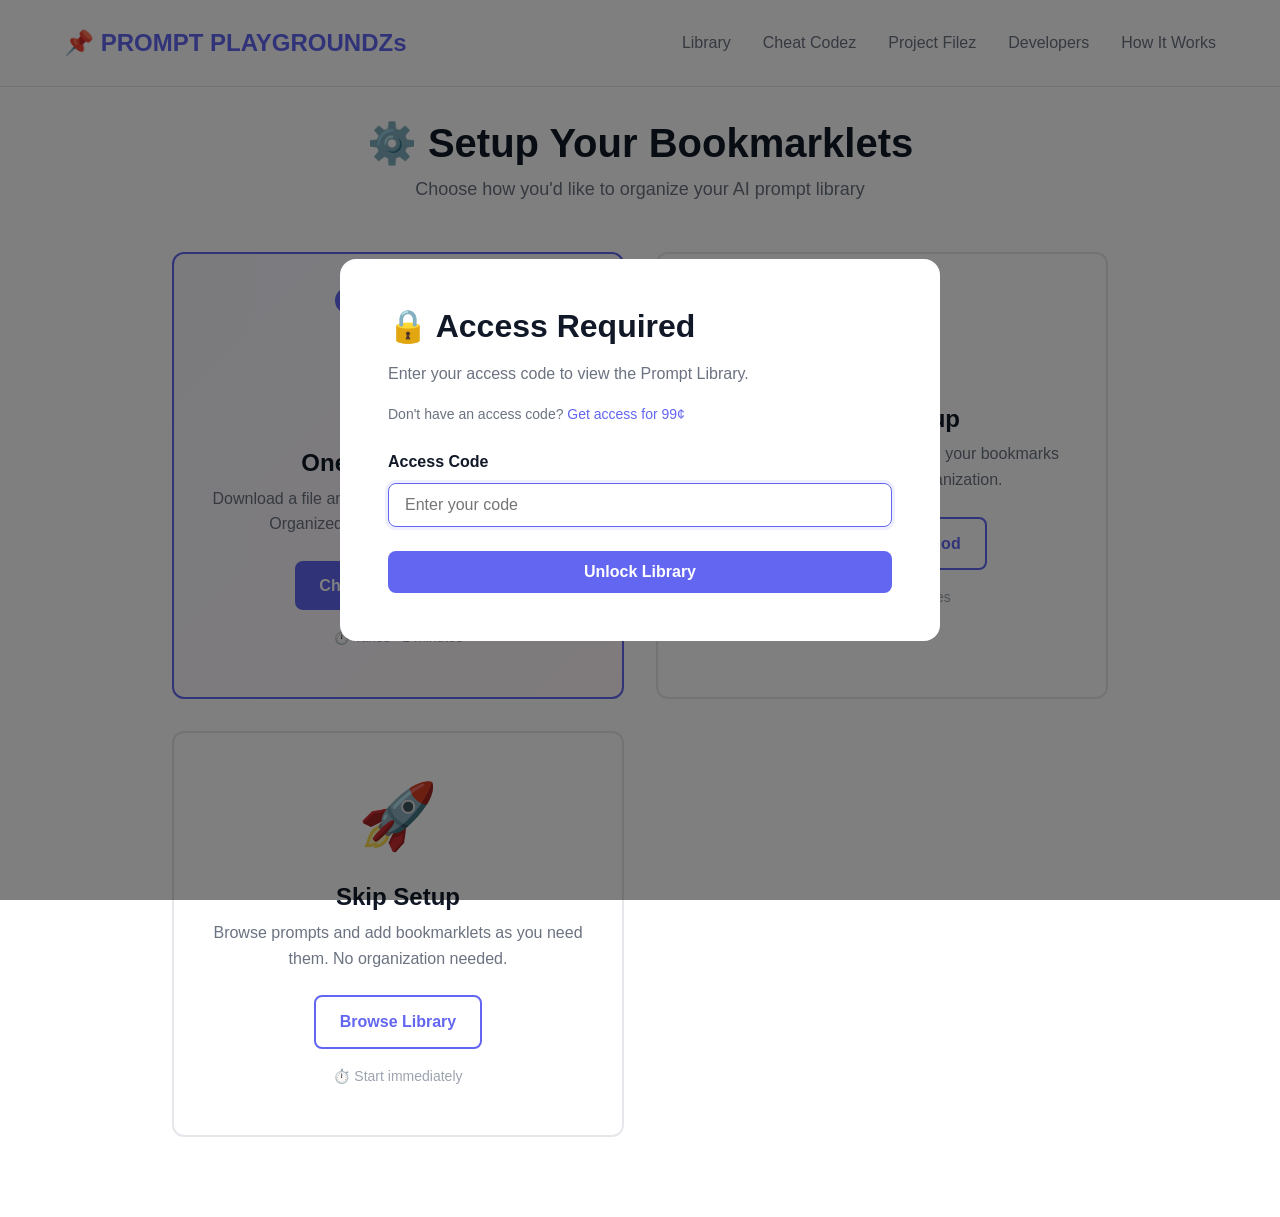
<file: setup-bookmarks.html>
<!DOCTYPE html>
<html lang="en">
<head>
  <meta charset="UTF-8">
  <meta name="viewport" content="width=device-width, initial-scale=1.0, maximum-scale=5.0, viewport-fit=cover">
  <title>Setup Your Bookmarklets - PROMPT PLAYGROUNDZs</title>

  <!-- PWA Meta Tags -->
  <meta name="theme-color" content="#6366F1">
  <meta name="apple-mobile-web-app-capable" content="yes">
  <meta name="apple-mobile-web-app-status-bar-style" content="black-translucent">
  <link rel="manifest" href="manifest.json">
  <link rel="stylesheet" href="assets/css/style.css">
  <link rel="icon" href="data:image/svg+xml,<svg xmlns=%22http://www.w3.org/2000/svg%22 viewBox=%220 0 100 100%22><text y=%22.9em%22 font-size=%2290%22>⚙️</text></svg>">

  <style>
    .setup-container {
      max-width: 1000px;
      margin: 0 auto;
      padding: 2rem;
    }

    .setup-header {
      text-align: center;
      margin-bottom: 3rem;
    }

    .setup-header h1 {
      font-size: 2.5rem;
      margin-bottom: 0.5rem;
    }

    .setup-methods {
      display: grid;
      grid-template-columns: repeat(auto-fit, minmax(300px, 1fr));
      gap: 2rem;
      margin-bottom: 3rem;
    }

    .method-card {
      background: var(--bg-main);
      border: 2px solid var(--border-color);
      border-radius: var(--radius-lg);
      padding: 2rem;
      text-align: center;
      transition: all var(--transition-base);
      cursor: pointer;
    }

    .method-card:hover {
      border-color: var(--primary);
      transform: translateY(-4px);
      box-shadow: var(--shadow-xl);
    }

    .method-card.recommended {
      border-color: var(--primary);
      background: linear-gradient(135deg, rgba(99, 102, 241, 0.05), rgba(236, 72, 153, 0.05));
    }

    .method-icon {
      font-size: 4rem;
      margin-bottom: 1rem;
    }

    .method-title {
      font-size: 1.5rem;
      margin-bottom: 0.5rem;
      color: var(--text-primary);
    }

    .method-desc {
      color: var(--text-secondary);
      margin-bottom: 1.5rem;
    }

    .recommended-badge {
      display: inline-block;
      background: var(--primary);
      color: white;
      padding: 0.25rem 0.75rem;
      border-radius: var(--radius-full);
      font-size: 0.75rem;
      font-weight: 700;
      text-transform: uppercase;
      letter-spacing: 0.5px;
      margin-bottom: 1rem;
    }

    .folder-preview {
      background: var(--bg-secondary);
      border-radius: var(--radius-lg);
      padding: 2rem;
      margin: 2rem 0;
    }

    .folder-item {
      background: var(--bg-main);
      border: 1px solid var(--border-color);
      border-radius: var(--radius-md);
      padding: 1rem;
      margin-bottom: 1rem;
    }

    .folder-header {
      display: flex;
      align-items: center;
      gap: 1rem;
      margin-bottom: 1rem;
      cursor: pointer;
    }

    .folder-icon {
      font-size: 1.5rem;
    }

    .folder-name {
      font-weight: 700;
      font-size: 1.125rem;
      flex-grow: 1;
    }

    .folder-count {
      background: var(--bg-tertiary);
      padding: 0.25rem 0.75rem;
      border-radius: var(--radius-full);
      font-size: 0.875rem;
      color: var(--text-secondary);
    }

    .folder-contents {
      display: none;
      padding-left: 2.5rem;
    }

    .folder-contents.expanded {
      display: block;
    }

    .bookmark-item {
      padding: 0.5rem 0;
    }

    .setup-step {
      background: var(--bg-secondary);
      border-left: 4px solid var(--primary);
      padding: 1.5rem;
      margin-bottom: 1rem;
      border-radius: 0 var(--radius-md) var(--radius-md) 0;
    }

    .setup-step h4 {
      margin-bottom: 0.5rem;
      display: flex;
      align-items: center;
      gap: 0.5rem;
    }

    .step-number {
      display: inline-flex;
      align-items: center;
      justify-content: center;
      width: 2rem;
      height: 2rem;
      background: var(--primary);
      color: white;
      border-radius: 50%;
      font-weight: 700;
      font-size: 1rem;
    }

    .progress-indicator {
      display: flex;
      justify-content: space-between;
      margin-bottom: 3rem;
      position: relative;
    }

    .progress-step {
      flex: 1;
      text-align: center;
      position: relative;
    }

    .progress-step::before {
      content: '';
      position: absolute;
      top: 1.5rem;
      left: 50%;
      right: -50%;
      height: 2px;
      background: var(--border-color);
      z-index: -1;
    }

    .progress-step:last-child::before {
      display: none;
    }

    .progress-dot {
      width: 3rem;
      height: 3rem;
      border-radius: 50%;
      background: var(--bg-tertiary);
      border: 2px solid var(--border-color);
      display: inline-flex;
      align-items: center;
      justify-content: center;
      font-weight: 700;
      margin-bottom: 0.5rem;
    }

    .progress-step.active .progress-dot {
      background: var(--primary);
      border-color: var(--primary);
      color: white;
    }

    .progress-step.complete .progress-dot {
      background: var(--success);
      border-color: var(--success);
      color: white;
    }

    #downloadSection {
      display: none;
    }

    #manualSection {
      display: none;
    }
  </style>
</head>
<body>

  <!-- NAVIGATION -->
  <nav class="navbar">
    <div class="container">
      <a href="index.html" class="navbar-brand">
        📌 PROMPT PLAYGROUNDZs
      </a>
      <ul class="navbar-nav">
        <li><a href="hub.html">Library</a></li>
        <li><a href="cheat-codez.html">Cheat Codez</a></li>
        <li><a href="project-filez.html">Project Filez</a></li>
        <li><a href="developer.html">Developers</a></li>
        <li><a href="how-it-works.html">How It Works</a></li>
      </ul>
    </div>
  </nav>

  <div class="setup-container">
    <!-- HEADER -->
    <div class="setup-header">
      <h1>⚙️ Setup Your Bookmarklets</h1>
      <p class="text-secondary" style="font-size: 1.125rem;">
        Choose how you'd like to organize your AI prompt library
      </p>
    </div>

    <!-- SETUP METHODS -->
    <div class="setup-methods">
      <!-- Method 1: One-Click Import -->
      <div class="method-card recommended" onclick="showDownloadMethod()">
        <div class="recommended-badge">Recommended</div>
        <div class="method-icon">⚡</div>
        <h3 class="method-title">One-Click Import</h3>
        <p class="method-desc">
          Download a file and import all bookmarklets at once. Organized into folders automatically.
        </p>
        <div class="btn btn-primary">Choose This Method</div>
        <p style="margin-top: 1rem; font-size: 0.875rem; color: var(--text-tertiary);">
          ⏱️ Takes ~2 minutes
        </p>
      </div>

      <!-- Method 2: Manual Organization -->
      <div class="method-card" onclick="showManualMethod()">
        <div class="method-icon">🎯</div>
        <h3 class="method-title">Manual Setup</h3>
        <p class="method-desc">
          Drag bookmarklets one by one to your bookmarks bar. Full control over organization.
        </p>
        <div class="btn btn-outline">Choose This Method</div>
        <p style="margin-top: 1rem; font-size: 0.875rem; color: var(--text-tertiary);">
          ⏱️ Takes ~10 minutes
        </p>
      </div>

      <!-- Method 3: Quick Start -->
      <div class="method-card" onclick="window.location.href='hub.html'">
        <div class="method-icon">🚀</div>
        <h3 class="method-title">Skip Setup</h3>
        <p class="method-desc">
          Browse prompts and add bookmarklets as you need them. No organization needed.
        </p>
        <div class="btn btn-outline">Browse Library</div>
        <p style="margin-top: 1rem; font-size: 0.875rem; color: var(--text-tertiary);">
          ⏱️ Start immediately
        </p>
      </div>
    </div>

    <!-- DOWNLOAD METHOD -->
    <div id="downloadSection">
      <div class="card">
        <h2>📥 One-Click Import Setup</h2>

        <div class="alert alert-info">
          <strong>Best method!</strong> All your bookmarklets will be imported with
          organized folders in just 2 steps.
        </div>

        <div class="setup-step">
          <h4>
            <span class="step-number">1</span>
            Download Bookmarks File
          </h4>
          <p class="text-secondary">
            Click the button below to download a file containing all your prompts
            organized by category.
          </p>
          <button class="btn btn-primary btn-lg mt-md" onclick="downloadBookmarks()">
            📥 Download Bookmarks File
          </button>
          <p class="text-secondary mt-sm" style="font-size: 0.875rem;">
            File name: <code>prompt-playgrounds-bookmarks.html</code>
          </p>
        </div>

        <div class="setup-step">
          <h4>
            <span class="step-number">2</span>
            Import Into Browser
          </h4>
          <div id="browserInstructions">
            <!-- Will be populated by JavaScript -->
          </div>
        </div>

        <div class="alert alert-success mt-lg">
          <strong>✓ That's it!</strong> Your bookmarks bar will now have a folder called
          "AI Prompts - PROMPT PLAYGROUNDZs" with all your prompts organized by category.
        </div>
      </div>
    </div>

    <!-- MANUAL METHOD -->
    <div id="manualSection">
      <div class="card">
        <h2>🎯 Manual Setup</h2>

        <div class="setup-step">
          <h4>
            <span class="step-number">1</span>
            Show Your Bookmarks Bar
          </h4>
          <p class="text-secondary">
            Press <code>Ctrl+Shift+B</code> (Windows) or <code>Cmd+Shift+B</code> (Mac)
          </p>
        </div>

        <div class="setup-step">
          <h4>
            <span class="step-number">2</span>
            Drag Bookmarklets Below
          </h4>
          <p class="text-secondary">
            Click folders to expand, then drag each bookmarklet to your bookmarks bar.
            We recommend creating folders to match the organization below.
          </p>
        </div>

        <!-- Folder Preview -->
        <div class="folder-preview">
          <h3 class="mb-lg">📁 Your Bookmarklets (Organized by Category)</h3>

          <div id="folderList">
            <p class="text-secondary">Loading your bookmarklets...</p>
          </div>
        </div>

        <div class="alert alert-info mt-lg">
          <strong>💡 Tip:</strong> Right-click your bookmarks bar and create a folder
          called "AI Prompts". Then drag all bookmarklets into it for easy organization!
        </div>
      </div>
    </div>
  </div>

  <!-- Scripts -->
  <script src="assets/js/security.js"></script>
  <script src="assets/js/auth.js"></script>
  <script src="assets/js/email-integration.js"></script>
  <!-- <script src="assets/js/system-monitor.js"></script> Disabled - causes performance issues -->
  <script src="assets/js/accessibility.js"></script>
  <script src="assets/js/sw-register.js"></script>
  <script src="assets/js/bookmarklets.js"></script>
  <script src="assets/js/bookmark-setup.js"></script>
  <script src="assets/js/app.js"></script>

  <script>
    // Check access
    if (!AuthSystem.hasAccess()) {
      AuthSystem.showAccessGate();
    }

    // Load prompts and initialize
    let userPrompts = [];

    PromptPlayground.init().then(() => {
      // Get user's purchased prompts (for now, all prompts)
      userPrompts = PromptPlayground.prompts;

      // Show browser-specific instructions
      const instructions = BookmarkSetup.getBrowserInstructions();
      document.getElementById('browserInstructions').innerHTML = instructions;
    });

    function showDownloadMethod() {
      document.getElementById('downloadSection').style.display = 'block';
      document.getElementById('manualSection').style.display = 'none';
      document.getElementById('downloadSection').scrollIntoView({ behavior: 'smooth' });
    }

    function showManualMethod() {
      document.getElementById('manualSection').style.display = 'block';
      document.getElementById('downloadSection').style.display = 'none';

      // Render folders
      renderFolders();

      document.getElementById('manualSection').scrollIntoView({ behavior: 'smooth' });
    }

    function downloadBookmarks() {
      if (userPrompts.length === 0) {
        alert('Loading prompts... Please wait a moment and try again.');
        return;
      }

      // Generate bookmark file
      const bookmarkHTML = BookmarkSetup.generateBookmarkFile(userPrompts, {
        folderName: 'AI Prompts - PROMPT PLAYGROUNDZs',
        organizeByCategory: true,
        addTimestamps: true
      });

      // Download file
      BookmarkSetup.downloadBookmarkFile(bookmarkHTML);

      // Show success message
      setTimeout(() => {
        alert('✓ Bookmark file downloaded!\n\nNow import it into your browser using the instructions above.');
      }, 500);
    }

    function renderFolders() {
      const categories = BookmarkSetup.groupByCategory(userPrompts);
      const container = document.getElementById('folderList');

      if (Object.keys(categories).length === 0) {
        container.innerHTML = '<p class="text-secondary">No prompts available yet.</p>';
        return;
      }

      let html = '';

      for (const [category, prompts] of Object.entries(categories)) {
        html += `
          <div class="folder-item">
            <div class="folder-header" onclick="toggleFolder('folder-${category.replace(/\s+/g, '-')}')">
              <span class="folder-icon">📁</span>
              <span class="folder-name">${category}</span>
              <span class="folder-count">${prompts.length} ${prompts.length === 1 ? 'prompt' : 'prompts'}</span>
            </div>
            <div class="folder-contents" id="folder-${category.replace(/\s+/g, '-')}">
        `;

        prompts.forEach(prompt => {
          const link = BookmarkletEngine.createBookmarkletLink(prompt);
          html += `<div class="bookmark-item">${link.outerHTML}</div>`;
        });

        html += `
            </div>
          </div>
        `;
      }

      container.innerHTML = html;
    }

    function toggleFolder(folderId) {
      const folder = document.getElementById(folderId);
      if (folder) {
        folder.classList.toggle('expanded');
      }
    }
  </script>

  <script src="assets/js/mobile.js"></script>

</body>
</html>
</file>
<file: assets/css/style.css>
/* ==========================================
   PROMPT PLAYGROUND - MAIN STYLESHEET
   ========================================== */

/* === CSS VARIABLES === */
:root {
  /* Colors */
  --primary: #6366f1;
  --primary-dark: #4f46e5;
  --primary-light: #818cf8;
  --secondary: #ec4899;
  --secondary-dark: #db2777;

  --success: #10b981;
  --warning: #f59e0b;
  --danger: #ef4444;
  --info: #3b82f6;

  --bg-main: #ffffff;
  --bg-secondary: #f9fafb;
  --bg-tertiary: #f3f4f6;
  --bg-dark: #111827;

  --text-primary: #111827;
  --text-secondary: #6b7280;
  --text-tertiary: #9ca3af;
  --text-inverse: #ffffff;

  --border-color: #e5e7eb;
  --border-dark: #d1d5db;

  /* Spacing */
  --space-xs: 0.25rem;
  --space-sm: 0.5rem;
  --space-md: 1rem;
  --space-lg: 1.5rem;
  --space-xl: 2rem;
  --space-2xl: 3rem;
  --space-3xl: 4rem;

  /* Typography */
  --font-sans: -apple-system, BlinkMacSystemFont, 'Segoe UI', Roboto, 'Helvetica Neue', Arial, sans-serif;
  --font-mono: 'SF Mono', Monaco, 'Cascadia Code', 'Roboto Mono', Consolas, 'Courier New', monospace;

  /* Shadows */
  --shadow-sm: 0 1px 2px 0 rgba(0, 0, 0, 0.05);
  --shadow-md: 0 4px 6px -1px rgba(0, 0, 0, 0.1), 0 2px 4px -1px rgba(0, 0, 0, 0.06);
  --shadow-lg: 0 10px 15px -3px rgba(0, 0, 0, 0.1), 0 4px 6px -2px rgba(0, 0, 0, 0.05);
  --shadow-xl: 0 20px 25px -5px rgba(0, 0, 0, 0.1), 0 10px 10px -5px rgba(0, 0, 0, 0.04);

  /* Border Radius */
  --radius-sm: 0.25rem;
  --radius-md: 0.5rem;
  --radius-lg: 0.75rem;
  --radius-xl: 1rem;
  --radius-full: 9999px;

  /* Transitions */
  --transition-fast: 150ms cubic-bezier(0.4, 0, 0.2, 1);
  --transition-base: 250ms cubic-bezier(0.4, 0, 0.2, 1);
  --transition-slow: 350ms cubic-bezier(0.4, 0, 0.2, 1);
}

/* === RESET & BASE === */
* {
  margin: 0;
  padding: 0;
  box-sizing: border-box;
}

html {
  font-size: 16px;
  scroll-behavior: smooth;
}

body {
  font-family: var(--font-sans);
  color: var(--text-primary);
  background: var(--bg-main);
  line-height: 1.6;
  -webkit-font-smoothing: antialiased;
  -moz-osx-font-smoothing: grayscale;
}

/* === TYPOGRAPHY === */
h1, h2, h3, h4, h5, h6 {
  font-weight: 700;
  line-height: 1.2;
  margin-bottom: var(--space-md);
  color: var(--text-primary);
}

h1 { font-size: 2.5rem; }
h2 { font-size: 2rem; }
h3 { font-size: 1.5rem; }
h4 { font-size: 1.25rem; }
h5 { font-size: 1.125rem; }
h6 { font-size: 1rem; }

p {
  margin-bottom: var(--space-md);
  color: var(--text-secondary);
}

a {
  color: var(--primary);
  text-decoration: none;
  transition: color var(--transition-fast);
}

a:hover {
  color: var(--primary-dark);
}

code {
  font-family: var(--font-mono);
  font-size: 0.875rem;
  padding: 0.125rem 0.25rem;
  background: var(--bg-tertiary);
  border-radius: var(--radius-sm);
}

/* === LAYOUT === */
.container {
  max-width: 1200px;
  margin: 0 auto;
  padding: 0 var(--space-lg);
}

.container-wide {
  max-width: 1400px;
  margin: 0 auto;
  padding: 0 var(--space-lg);
}

.container-narrow {
  max-width: 800px;
  margin: 0 auto;
  padding: 0 var(--space-lg);
}

section {
  padding: var(--space-3xl) 0;
}

/* === NAVIGATION === */
.navbar {
  background: var(--bg-main);
  border-bottom: 1px solid var(--border-color);
  padding: var(--space-lg) 0;
  position: sticky;
  top: 0;
  z-index: 100;
  backdrop-filter: blur(10px);
  background: rgba(255, 255, 255, 0.95);
}

.navbar .container {
  display: flex;
  justify-content: space-between;
  align-items: center;
  position: relative;
}

.navbar-brand {
  font-size: 1.5rem;
  font-weight: 700;
  color: var(--primary);
  display: flex;
  align-items: center;
  gap: var(--space-sm);
  z-index: 1001;
}

.navbar-nav {
  display: flex;
  gap: var(--space-xl);
  list-style: none;
  align-items: center;
}

.navbar-nav a {
  color: var(--text-secondary);
  font-weight: 500;
  transition: color var(--transition-fast);
}

.navbar-nav a:hover {
  color: var(--primary);
}

/* === BUTTONS === */
.btn {
  display: inline-block;
  padding: 0.75rem 1.5rem;
  font-size: 1rem;
  font-weight: 600;
  text-align: center;
  border: none;
  border-radius: var(--radius-md);
  cursor: pointer;
  transition: all var(--transition-fast);
  text-decoration: none;
  font-family: var(--font-sans);
}

.btn:disabled {
  opacity: 0.5;
  cursor: not-allowed;
}

.btn-primary {
  background: var(--primary);
  color: var(--text-inverse);
}

.btn-primary:hover:not(:disabled) {
  background: var(--primary-dark);
  color: var(--text-inverse);
  transform: translateY(-1px);
  box-shadow: var(--shadow-md);
}

/* Ensure navbar buttons have white text */
.navbar-nav .btn-primary,
.navbar-nav .btn-primary:visited,
.navbar-nav .btn-primary:link {
  color: #ffffff !important;
}

.btn-secondary {
  background: var(--secondary);
  color: var(--text-inverse);
}

.btn-secondary:hover:not(:disabled) {
  background: var(--secondary-dark);
  color: var(--text-inverse);
  transform: translateY(-1px);
}

.btn-outline {
  background: transparent;
  color: var(--primary);
  border: 2px solid var(--primary);
}

.btn-outline:hover:not(:disabled) {
  background: var(--primary);
  color: var(--text-inverse);
}

.btn-lg {
  padding: 1rem 2rem;
  font-size: 1.125rem;
}

.btn-sm {
  padding: 0.5rem 1rem;
  font-size: 0.875rem;
}

.btn-block {
  display: block;
  width: 100%;
}

/* === CARDS === */
.card {
  background: var(--bg-main);
  border: 1px solid var(--border-color);
  border-radius: var(--radius-lg);
  padding: var(--space-xl);
  transition: all var(--transition-base);
}

.card:hover {
  box-shadow: var(--shadow-lg);
  transform: translateY(-2px);
}

.card-header {
  margin-bottom: var(--space-lg);
  padding-bottom: var(--space-md);
  border-bottom: 1px solid var(--border-color);
}

.card-title {
  margin-bottom: var(--space-sm);
  font-size: 1.25rem;
}

.card-body {
  margin-bottom: var(--space-lg);
}

.card-footer {
  margin-top: var(--space-lg);
  padding-top: var(--space-md);
  border-top: 1px solid var(--border-color);
  display: flex;
  justify-content: space-between;
  align-items: center;
}

/* === GRID === */
.grid {
  display: grid;
  gap: var(--space-xl);
}

.grid-2 {
  grid-template-columns: repeat(auto-fit, minmax(300px, 1fr));
}

.grid-3 {
  grid-template-columns: repeat(auto-fit, minmax(250px, 1fr));
}

.grid-4 {
  grid-template-columns: repeat(auto-fit, minmax(200px, 1fr));
}

/* === BADGES === */
.badge {
  display: inline-block;
  padding: 0.25rem 0.75rem;
  font-size: 0.75rem;
  font-weight: 600;
  border-radius: var(--radius-full);
  text-transform: uppercase;
  letter-spacing: 0.5px;
}

.badge-primary {
  background: var(--primary);
  color: var(--text-inverse);
}

.badge-success {
  background: var(--success);
  color: var(--text-inverse);
}

.badge-warning {
  background: var(--warning);
  color: var(--text-inverse);
}

.badge-secondary {
  background: var(--bg-tertiary);
  color: var(--text-secondary);
}

/* === FORMS === */
.form-group {
  margin-bottom: var(--space-lg);
}

.form-label {
  display: block;
  margin-bottom: var(--space-sm);
  font-weight: 600;
  color: var(--text-primary);
}

.form-input,
.form-textarea,
.form-select {
  width: 100%;
  padding: 0.75rem 1rem;
  font-size: 1rem;
  font-family: var(--font-sans);
  border: 1px solid var(--border-color);
  border-radius: var(--radius-md);
  background: var(--bg-main);
  color: var(--text-primary);
  transition: border-color var(--transition-fast), box-shadow var(--transition-fast);
}

.form-input:focus,
.form-textarea:focus,
.form-select:focus {
  outline: none;
  border-color: var(--primary);
  box-shadow: 0 0 0 3px rgba(99, 102, 241, 0.1);
}

.form-textarea {
  min-height: 120px;
  resize: vertical;
}

.form-help {
  margin-top: var(--space-xs);
  font-size: 0.875rem;
  color: var(--text-tertiary);
}

/* === HERO SECTION === */
.hero {
  background: linear-gradient(135deg, var(--primary) 0%, var(--secondary) 100%);
  color: var(--text-inverse);
  padding: var(--space-3xl) 0;
  text-align: center;
}

.hero h1 {
  color: var(--text-inverse);
  font-size: 3rem;
  margin-bottom: var(--space-lg);
}

.hero p {
  color: rgba(255, 255, 255, 0.9);
  font-size: 1.25rem;
  margin-bottom: var(--space-xl);
}

/* === PROMPT CARD === */
.prompt-card {
  background: var(--bg-main);
  border: 1px solid var(--border-color);
  border-radius: var(--radius-lg);
  padding: var(--space-xl);
  transition: all var(--transition-base);
  cursor: pointer;
  height: 100%;
  display: flex;
  flex-direction: column;
}

.prompt-card:hover {
  box-shadow: var(--shadow-xl);
  transform: translateY(-4px);
  border-color: var(--primary);
}

.prompt-card-header {
  display: flex;
  justify-content: space-between;
  align-items: start;
  margin-bottom: var(--space-md);
}

.prompt-card-title {
  font-size: 1.25rem;
  margin-bottom: var(--space-xs);
  color: var(--text-primary);
}

.prompt-card-price {
  font-size: 1.5rem;
  font-weight: 700;
  color: var(--primary);
}

.prompt-card-meta {
  display: flex;
  gap: var(--space-md);
  margin-bottom: var(--space-md);
  font-size: 0.875rem;
  color: var(--text-tertiary);
}

.prompt-card-description {
  flex-grow: 1;
  margin-bottom: var(--space-lg);
  color: var(--text-secondary);
}

.prompt-card-tags {
  display: flex;
  flex-wrap: wrap;
  gap: var(--space-sm);
  margin-bottom: var(--space-lg);
}

.prompt-card-footer {
  display: flex;
  justify-content: space-between;
  align-items: center;
  padding-top: var(--space-md);
  border-top: 1px solid var(--border-color);
}

.rating {
  display: flex;
  align-items: center;
  gap: var(--space-xs);
  color: var(--warning);
  font-weight: 600;
}

/* === FILTERS === */
.filter-bar {
  background: var(--bg-secondary);
  padding: var(--space-lg);
  border-radius: var(--radius-lg);
  margin-bottom: var(--space-xl);
}

.filter-group {
  display: flex;
  gap: var(--space-md);
  flex-wrap: wrap;
  align-items: center;
}

.filter-btn {
  padding: 0.5rem 1rem;
  border: 1px solid var(--border-color);
  background: var(--bg-main);
  border-radius: var(--radius-md);
  cursor: pointer;
  transition: all var(--transition-fast);
  font-family: var(--font-sans);
  font-size: 0.875rem;
}

.filter-btn:hover,
.filter-btn.active {
  background: var(--primary);
  color: var(--text-inverse);
  border-color: var(--primary);
}

/* === STATS === */
.stats {
  display: grid;
  grid-template-columns: repeat(auto-fit, minmax(200px, 1fr));
  gap: var(--space-xl);
  margin: var(--space-2xl) 0;
}

.stat-card {
  text-align: center;
  padding: var(--space-xl);
  background: var(--bg-secondary);
  border-radius: var(--radius-lg);
}

.stat-number {
  font-size: 2.5rem;
  font-weight: 700;
  color: var(--primary);
  margin-bottom: var(--space-sm);
}

.stat-label {
  color: var(--text-secondary);
  font-weight: 600;
}

/* === FOOTER === */
.footer {
  background: var(--bg-dark);
  color: var(--text-inverse);
  padding: var(--space-2xl) 0;
  margin-top: var(--space-3xl);
}

.footer-content {
  display: grid;
  grid-template-columns: repeat(auto-fit, minmax(200px, 1fr));
  gap: var(--space-xl);
  margin-bottom: var(--space-xl);
}

.footer-section h4 {
  color: var(--text-inverse);
  margin-bottom: var(--space-md);
}

.footer-section p,
.footer-section a {
  color: rgba(255, 255, 255, 0.7);
  display: block;
  margin-bottom: var(--space-sm);
}

.footer-section a:hover {
  color: var(--primary-light);
}

.footer-bottom {
  border-top: 1px solid rgba(255, 255, 255, 0.1);
  padding-top: var(--space-lg);
  text-align: center;
  color: rgba(255, 255, 255, 0.5);
}

/* === ALERT === */
.alert {
  padding: var(--space-md) var(--space-lg);
  border-radius: var(--radius-md);
  margin-bottom: var(--space-lg);
}

.alert-success {
  background: rgba(16, 185, 129, 0.1);
  border-left: 4px solid var(--success);
  color: var(--success);
}

.alert-warning {
  background: rgba(245, 158, 11, 0.1);
  border-left: 4px solid var(--warning);
  color: var(--warning);
}

.alert-info {
  background: rgba(59, 130, 246, 0.1);
  border-left: 4px solid var(--info);
  color: var(--info);
}

/* === MODAL === */
.modal {
  display: none;
  position: fixed;
  top: 0;
  left: 0;
  width: 100%;
  height: 100%;
  background: rgba(0, 0, 0, 0.5);
  z-index: 1000;
  align-items: center;
  justify-content: center;
}

.modal.active {
  display: flex;
}

.modal-content {
  background: var(--bg-main);
  border-radius: var(--radius-xl);
  padding: var(--space-2xl);
  max-width: 600px;
  width: 90%;
  max-height: 90vh;
  overflow-y: auto;
  position: relative;
}

.modal-close {
  position: absolute;
  top: var(--space-lg);
  right: var(--space-lg);
  background: none;
  border: none;
  font-size: 1.5rem;
  cursor: pointer;
  color: var(--text-secondary);
}

/* === UTILITIES === */
.text-center { text-align: center; }
.text-left { text-align: left; }
.text-right { text-align: right; }

.mt-0 { margin-top: 0; }
.mt-sm { margin-top: var(--space-sm); }
.mt-md { margin-top: var(--space-md); }
.mt-lg { margin-top: var(--space-lg); }
.mt-xl { margin-top: var(--space-xl); }

.mb-0 { margin-bottom: 0; }
.mb-sm { margin-bottom: var(--space-sm); }
.mb-md { margin-bottom: var(--space-md); }
.mb-lg { margin-bottom: var(--space-lg); }
.mb-xl { margin-bottom: var(--space-xl); }

.flex { display: flex; }
.flex-column { flex-direction: column; }
.flex-wrap { flex-wrap: wrap; }
.gap-sm { gap: var(--space-sm); }
.gap-md { gap: var(--space-md); }
.gap-lg { gap: var(--space-lg); }

.items-center { align-items: center; }
.justify-center { justify-content: center; }
.justify-between { justify-content: space-between; }

/* === MOBILE NAVIGATION === */
.mobile-menu-toggle {
  display: none;
  flex-direction: column;
  justify-content: space-around;
  width: 28px;
  height: 28px;
  background: transparent;
  border: none;
  cursor: pointer;
  padding: 0;
  z-index: 1001;
  min-width: 44px;
  min-height: 44px;
  align-items: center;
}

.mobile-menu-toggle span {
  width: 24px;
  height: 3px;
  background: var(--primary);
  border-radius: 10px;
  transition: all 0.3s ease;
  transform-origin: 1px;
}

.mobile-menu-toggle.active span:nth-child(1) {
  transform: rotate(45deg);
}

.mobile-menu-toggle.active span:nth-child(2) {
  opacity: 0;
  transform: translateX(20px);
}

.mobile-menu-toggle.active span:nth-child(3) {
  transform: rotate(-45deg);
}

/* Mobile menu overlay */
.mobile-menu-overlay {
  display: none;
  position: fixed;
  top: 0;
  left: 0;
  right: 0;
  bottom: 0;
  background: rgba(0, 0, 0, 0.5);
  z-index: 999;
  opacity: 0;
  transition: opacity 0.3s ease;
}

.mobile-menu-overlay.active {
  opacity: 1;
}

/* === RESPONSIVE === */
@media (max-width: 768px) {
  /* Mobile navigation */
  .mobile-menu-toggle {
    display: flex;
  }

  .navbar-nav {
    position: fixed;
    top: 0;
    right: -100%;
    width: 85%;
    max-width: 350px;
    height: 100vh;
    background: var(--bg-main);
    flex-direction: column;
    padding: 5rem 2rem 2rem;
    box-shadow: -4px 0 20px rgba(0, 0, 0, 0.15);
    transition: right 0.3s ease;
    z-index: 1000;
    overflow-y: auto;
    gap: 0;
  }

  .navbar-nav.active {
    right: 0;
  }

  .navbar-nav li {
    width: 100%;
    border-bottom: 1px solid var(--border-color);
  }

  .navbar-nav a {
    display: flex;
    align-items: center;
    width: 100%;
    min-height: 56px;
    padding: 1rem;
    font-size: 1.125rem;
  }

  .navbar-nav .btn {
    width: 100%;
    justify-content: center;
    margin-top: 1rem;
  }

  .hero h1 {
    font-size: clamp(1.75rem, 8vw, 2.5rem);
    line-height: 1.1;
  }

  .hero p {
    font-size: 1rem;
  }

  .grid-2,
  .grid-3,
  .grid-4 {
    grid-template-columns: 1fr;
  }

  /* Better tablet support */
  @media (min-width: 481px) and (max-width: 768px) {
    .grid-3, .grid-4 {
      grid-template-columns: repeat(2, 1fr);
    }
  }

  section {
    padding: var(--space-2xl) 0;
  }

  /* Full-width CTAs on mobile */
  .btn-lg {
    width: 100%;
    display: block;
    margin: 0.5rem 0;
  }

  /* Larger search on mobile */
  #searchInput {
    font-size: 18px;
    padding: 1.25rem 1.5rem;
    border-radius: 12px;
  }

  /* Touch-friendly filter bar */
  .filter-group {
    overflow-x: auto;
    flex-wrap: nowrap;
    -webkit-overflow-scrolling: touch;
    scroll-snap-type: x proximity;
    padding-bottom: 0.5rem;
  }

  .filter-btn {
    flex-shrink: 0;
    scroll-snap-align: start;
    min-height: 44px;
  }

  /* Stats 2-column on mobile */
  .stats {
    grid-template-columns: repeat(2, 1fr);
  }

  /* Footer condensed */
  .footer-content {
    grid-template-columns: repeat(2, 1fr);
    gap: 2rem 1rem;
  }

  .footer-section h4 {
    font-size: 1rem;
  }

  /* Modal mobile-friendly */
  .modal-content {
    width: 95%;
    margin: 1rem;
    max-height: 90vh;
    overflow-y: auto;
  }

  .modal-close {
    min-width: 44px;
    min-height: 44px;
    font-size: 2rem;
  }
}

/* Extra small screens (iPhone SE, small Android) */
@media (max-width: 375px) {
  .hero h1 {
    font-size: 1.5rem;
  }

  .hero p {
    font-size: 0.9rem;
  }

  .container {
    padding-left: 1rem;
    padding-right: 1rem;
  }

  .card {
    padding: 1rem;
  }

  .btn {
    padding: 0.75rem 1rem;
    font-size: 0.9rem;
  }

  /* Single column for stats on very small screens */
  .stats {
    grid-template-columns: 1fr;
  }

  /* Smaller filter buttons */
  .filter-btn {
    font-size: 0.875rem;
    padding: 0.5rem 1rem;
  }
}

/* Landscape orientation fixes */
@media (max-height: 500px) and (orientation: landscape) {
  .hero {
    padding: 2rem 0;
  }

  .hero h1 {
    font-size: 1.5rem;
    margin-bottom: 0.5rem;
  }

  .hero p {
    font-size: 0.9rem;
  }

  /* Reduce vertical spacing in landscape */
  section {
    padding: var(--space-xl) 0;
  }

  /* Make mobile menu scrollable in landscape */
  .navbar-nav {
    padding: 3rem 2rem 1rem;
  }
}

/* === BOOKMARKLET SPECIFIC === */
.bookmarklet-button {
  display: inline-block;
  padding: 0.75rem 1.5rem;
  background: linear-gradient(135deg, var(--primary), var(--primary-light));
  color: var(--text-inverse);
  border-radius: var(--radius-lg);
  font-weight: 600;
  text-decoration: none;
  cursor: move;
  transition: all var(--transition-base);
  box-shadow: var(--shadow-md);
  border: 2px dashed transparent;
}

.bookmarklet-button:hover {
  transform: scale(1.05);
  box-shadow: var(--shadow-xl);
  border-color: rgba(255, 255, 255, 0.3);
  color: var(--text-inverse);
}

.bookmarklet-instructions {
  background: var(--bg-secondary);
  padding: var(--space-lg);
  border-radius: var(--radius-lg);
  margin: var(--space-xl) 0;
  border-left: 4px solid var(--primary);
}

.bookmarklet-demo {
  background: var(--bg-tertiary);
  padding: var(--space-md);
  border-radius: var(--radius-md);
  font-family: var(--font-mono);
  font-size: 0.875rem;
  overflow-x: auto;
  margin: var(--space-md) 0;
}

/* ========================================
   ACCESSIBILITY
   ======================================== */

/* Screen reader only content */
.sr-only {
  position: absolute;
  width: 1px;
  height: 1px;
  padding: 0;
  margin: -1px;
  overflow: hidden;
  clip: rect(0, 0, 0, 0);
  white-space: nowrap;
  border-width: 0;
}

/* Skip to main content link */
.skip-link {
  position: absolute;
  top: -40px;
  left: 0;
  background: var(--primary);
  color: white;
  padding: 0.5rem 1rem;
  text-decoration: none;
  z-index: 100;
}

.skip-link:focus {
  top: 0;
}

/* Focus visible for keyboard navigation */
*:focus-visible {
  outline: 2px solid var(--primary);
  outline-offset: 2px;
}

/* Reduced motion support */
@media (prefers-reduced-motion: reduce) {
  *,
  *::before,
  *::after {
    animation-duration: 0.01ms !important;
    animation-iteration-count: 1 !important;
    transition-duration: 0.01ms !important;
    scroll-behavior: auto !important;
  }
}

/* === MOBILE OPTIMIZATIONS === */
/* Prevent iOS zoom on inputs */
input, textarea, select {
  font-size: 16px !important;
}

/* Touch-friendly tap highlights */
* {
  -webkit-tap-highlight-color: rgba(99, 102, 241, 0.2);
}

a, button {
  -webkit-tap-highlight-color: rgba(99, 102, 241, 0.3);
}

/* Disable long-press callout on links */
a {
  -webkit-touch-callout: none;
}

/* Momentum scrolling */
body, .modal-content, .navbar-nav {
  -webkit-overflow-scrolling: touch;
}

/* Prevent pull-to-refresh disruption */
body {
  overscroll-behavior-y: contain;
}

/* Touch targets minimum 44px */
@media (hover: none) and (pointer: coarse) {
  .btn, button, a {
    min-height: 44px;
    min-width: 44px;
  }
}

/* Safe area insets for iPhone notch */
:root {
  --safe-area-top: env(safe-area-inset-top);
  --safe-area-bottom: env(safe-area-inset-bottom);
  --safe-area-left: env(safe-area-inset-left);
  --safe-area-right: env(safe-area-inset-right);
}

@media (max-width: 768px) {
  body {
    padding-top: max(0, var(--safe-area-top));
    padding-bottom: max(0, var(--safe-area-bottom));
    padding-left: max(0, var(--safe-area-left));
    padding-right: max(0, var(--safe-area-right));
  }
}

/* Mobile bookmarklet alert */
.mobile-bookmarklet-alert {
  display: none;
  position: fixed;
  bottom: 0;
  left: 0;
  right: 0;
  background: linear-gradient(135deg, var(--primary), var(--primary-dark));
  color: white;
  padding: 1.5rem;
  box-shadow: 0 -4px 20px rgba(0, 0, 0, 0.2);
  z-index: 500;
  animation: slideUp 0.3s ease;
}

@keyframes slideUp {
  from {
    transform: translateY(100%);
  }
  to {
    transform: translateY(0);
  }
}

.mobile-bookmarklet-content {
  max-width: 600px;
  margin: 0 auto;
}

.mobile-bookmarklet-content h4 {
  margin: 0 0 0.5rem;
  color: white;
}

.mobile-bookmarklet-content p {
  margin: 0 0 1rem;
  font-size: 0.875rem;
  opacity: 0.95;
  color: white;
}

.mobile-bookmarklet-actions {
  display: flex;
  gap: 0.5rem;
  flex-wrap: wrap;
}

.mobile-bookmarklet-actions .btn {
  flex: 1;
  min-width: 140px;
}
</file>
